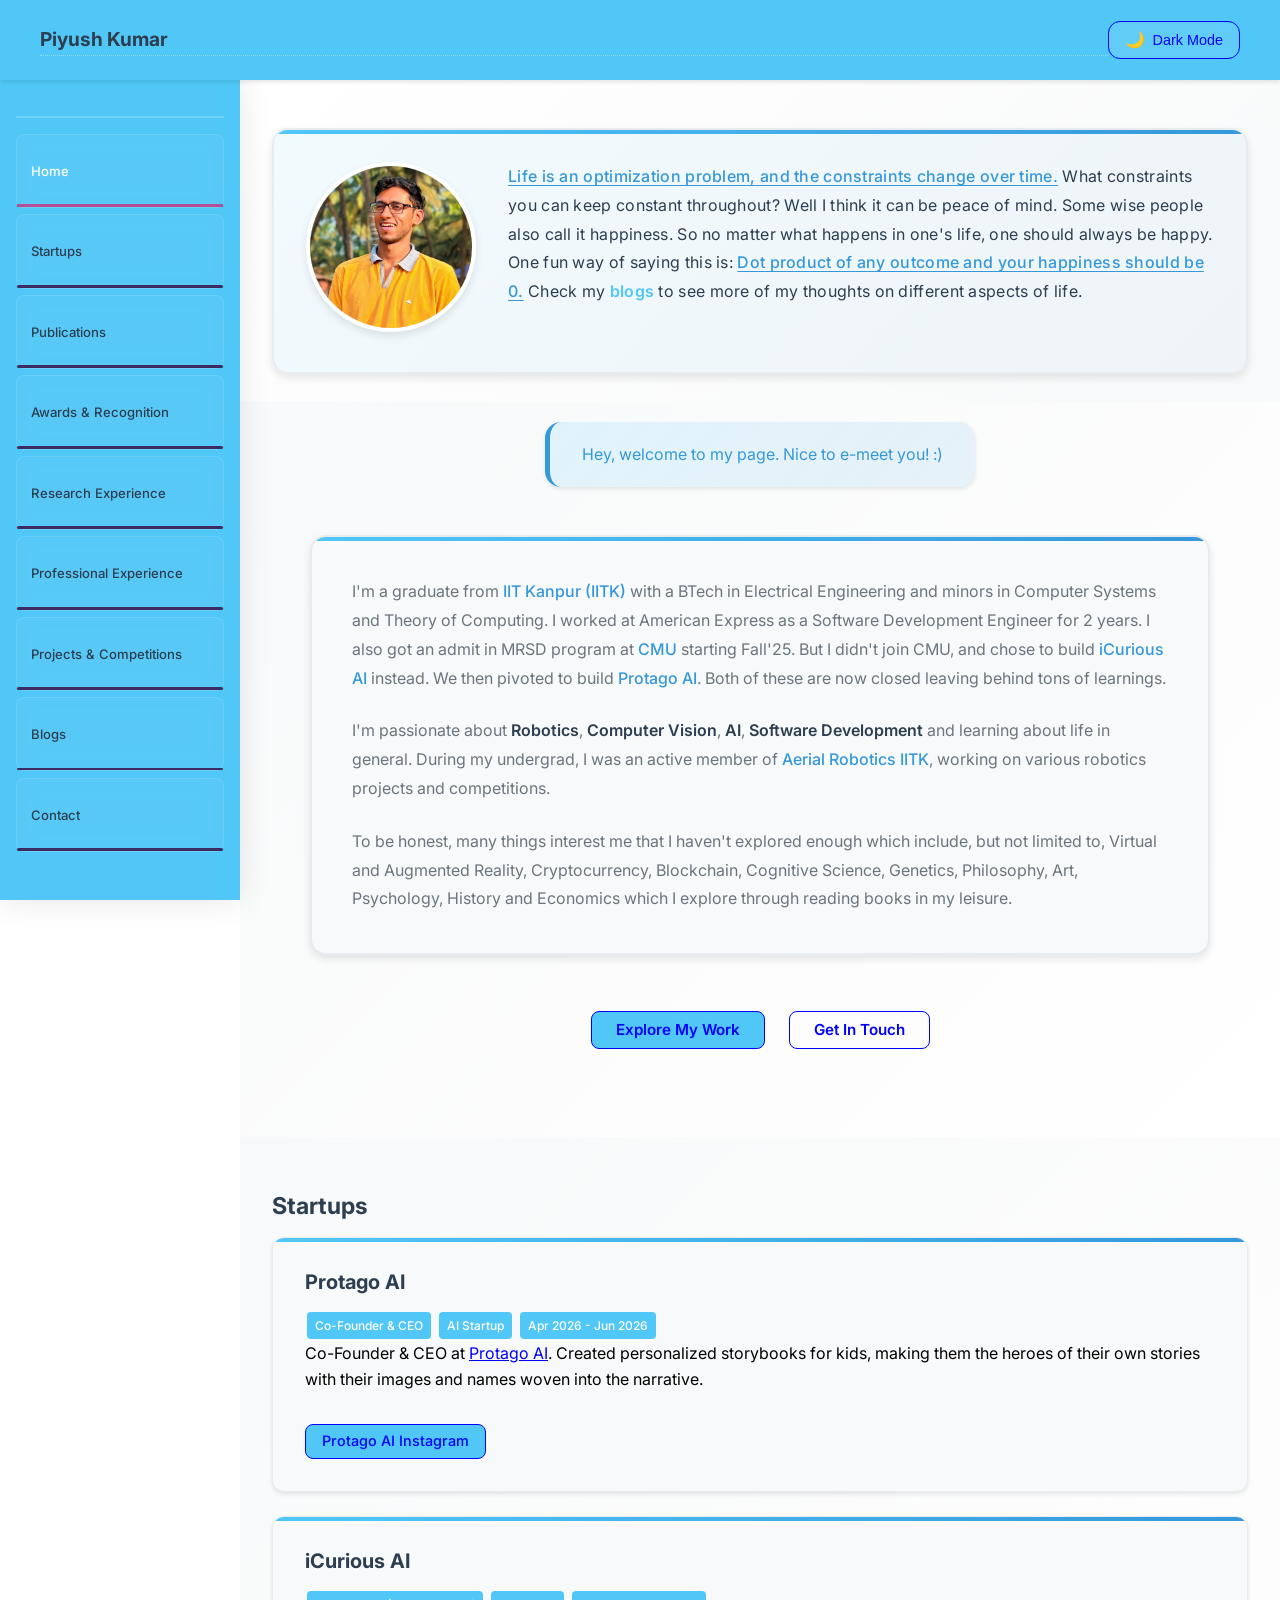
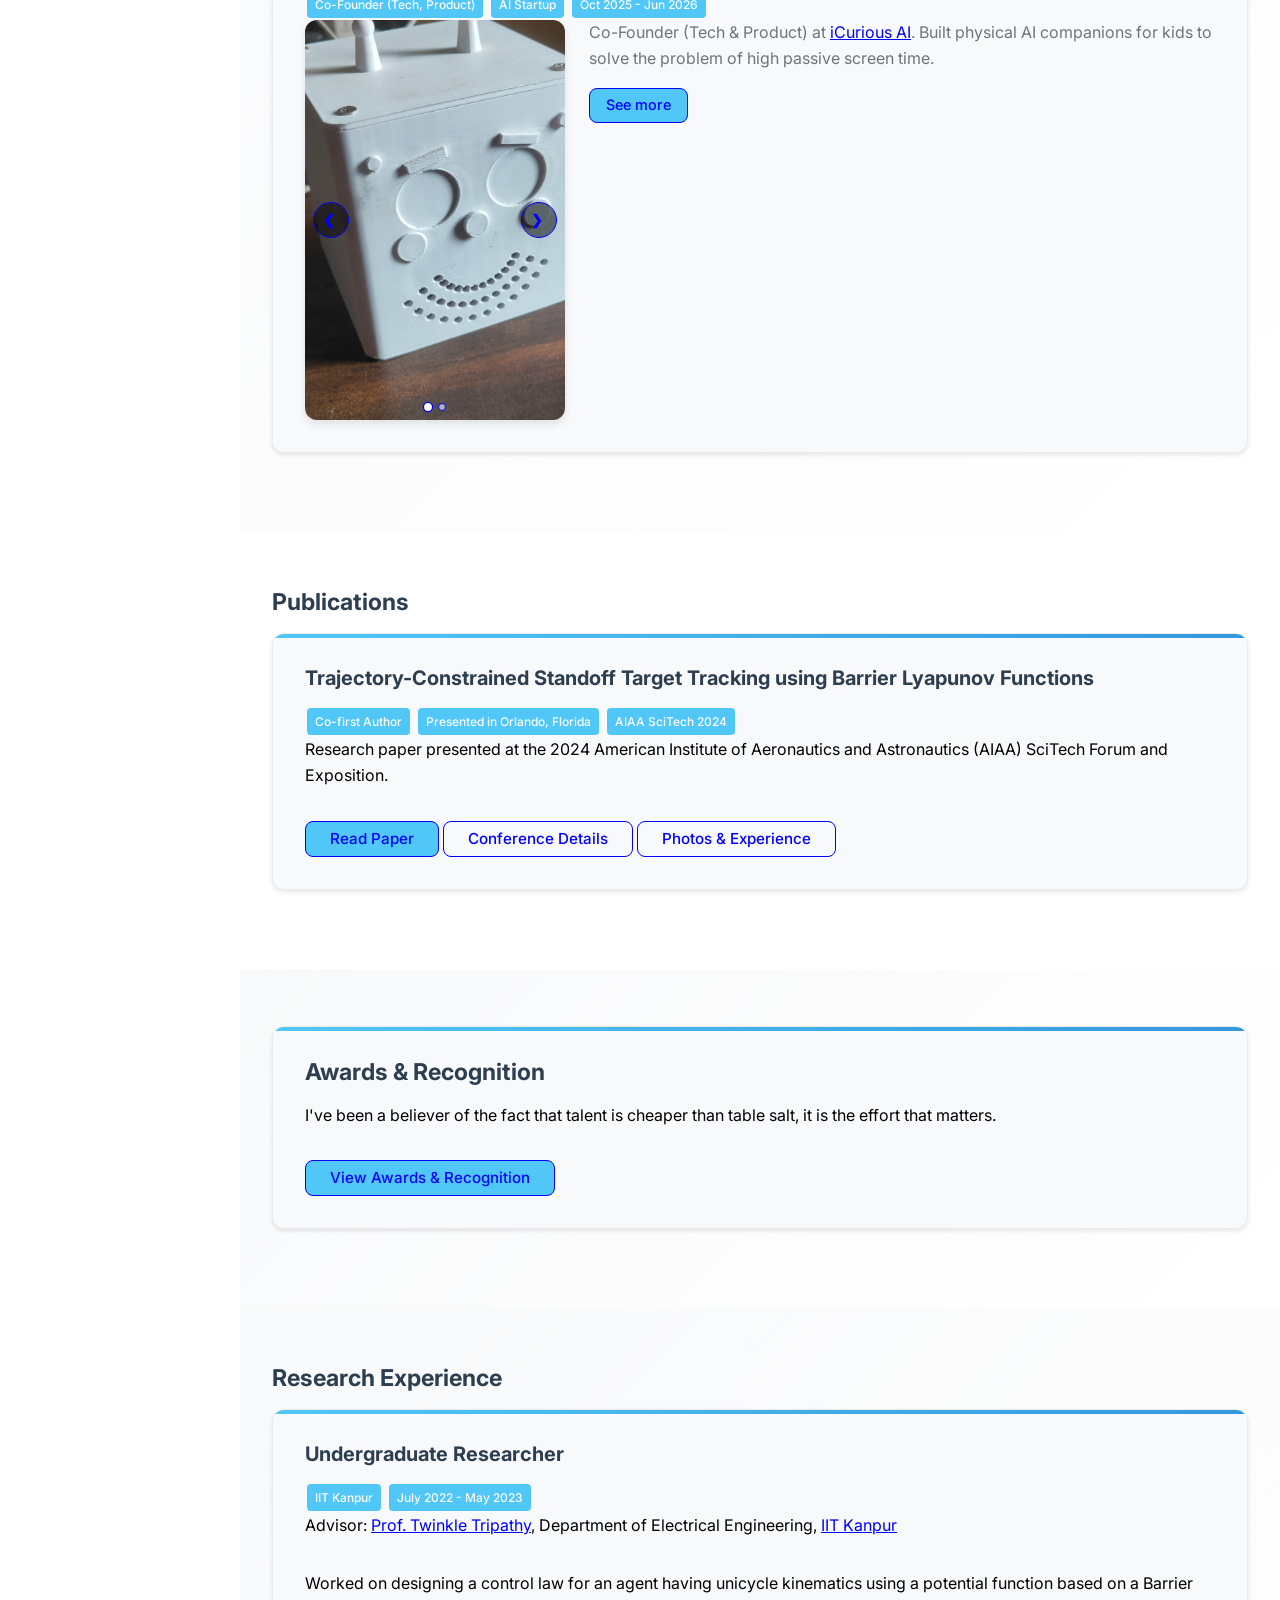
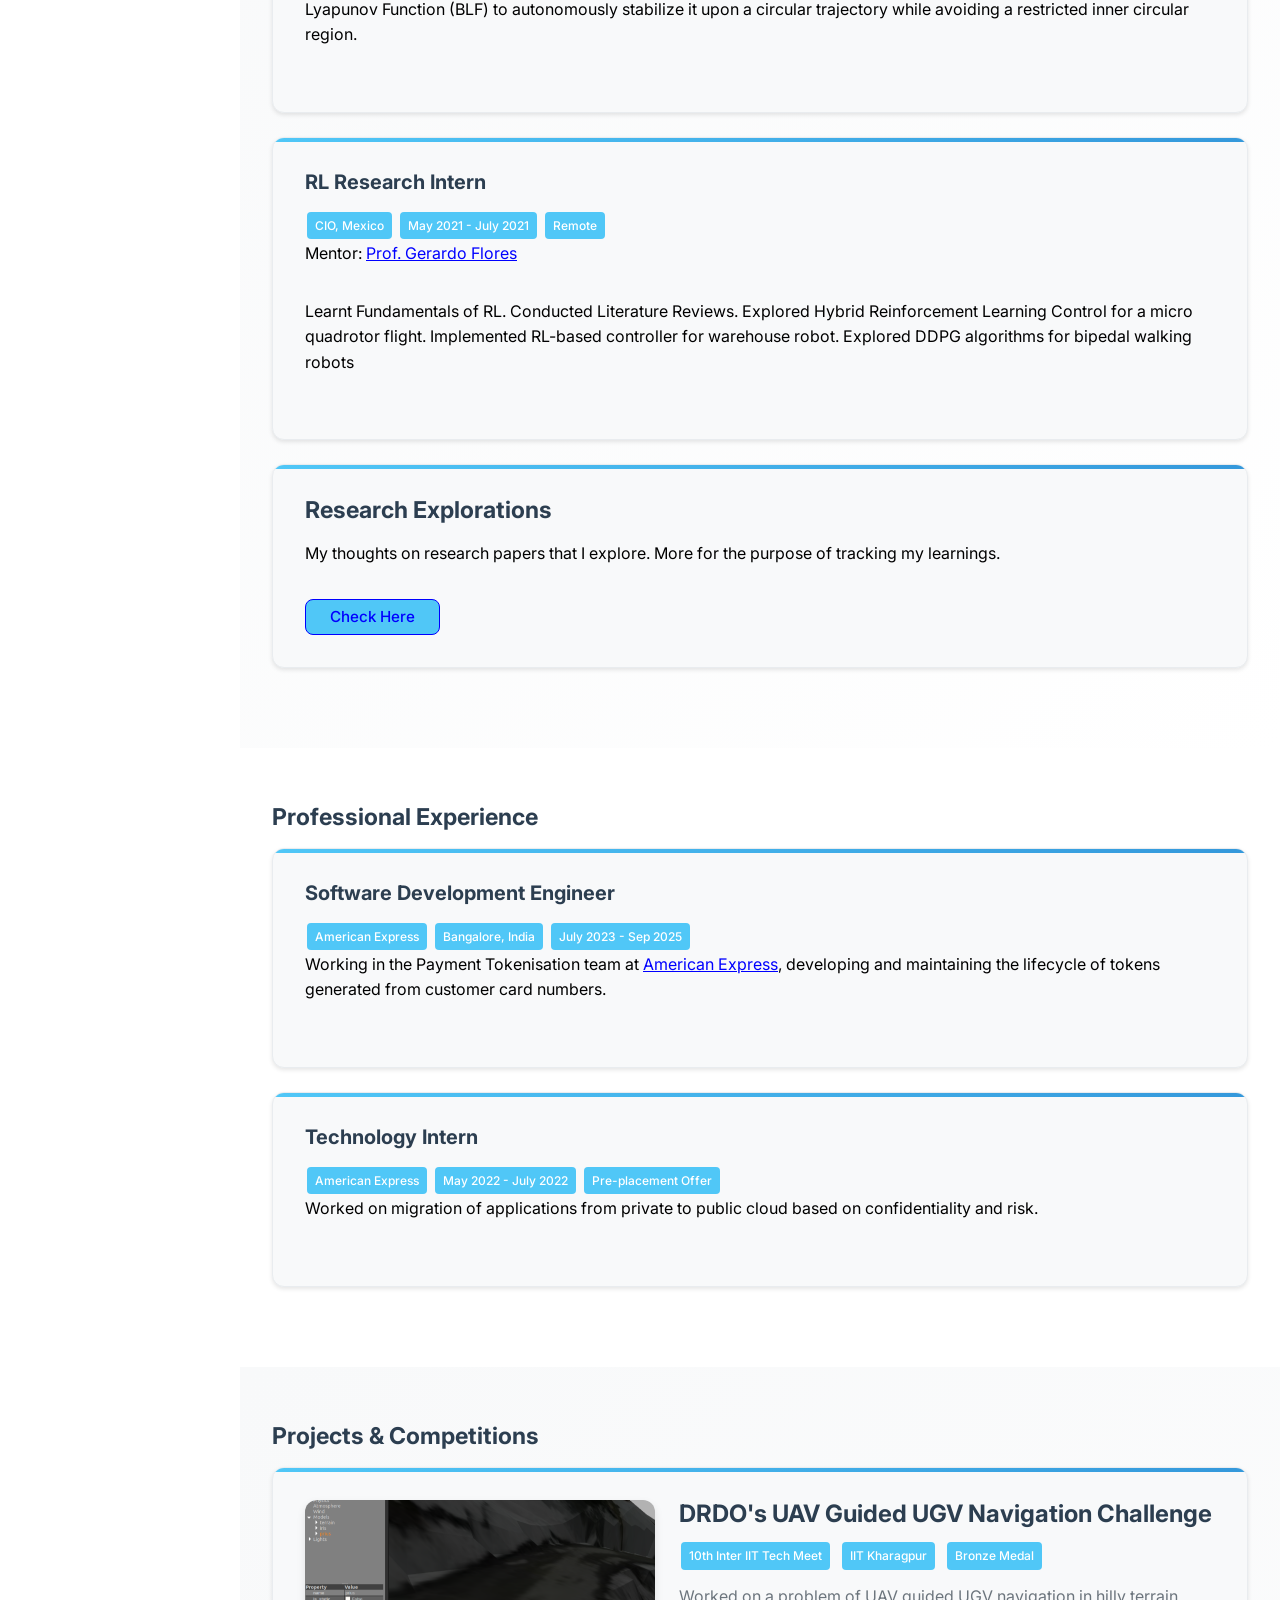
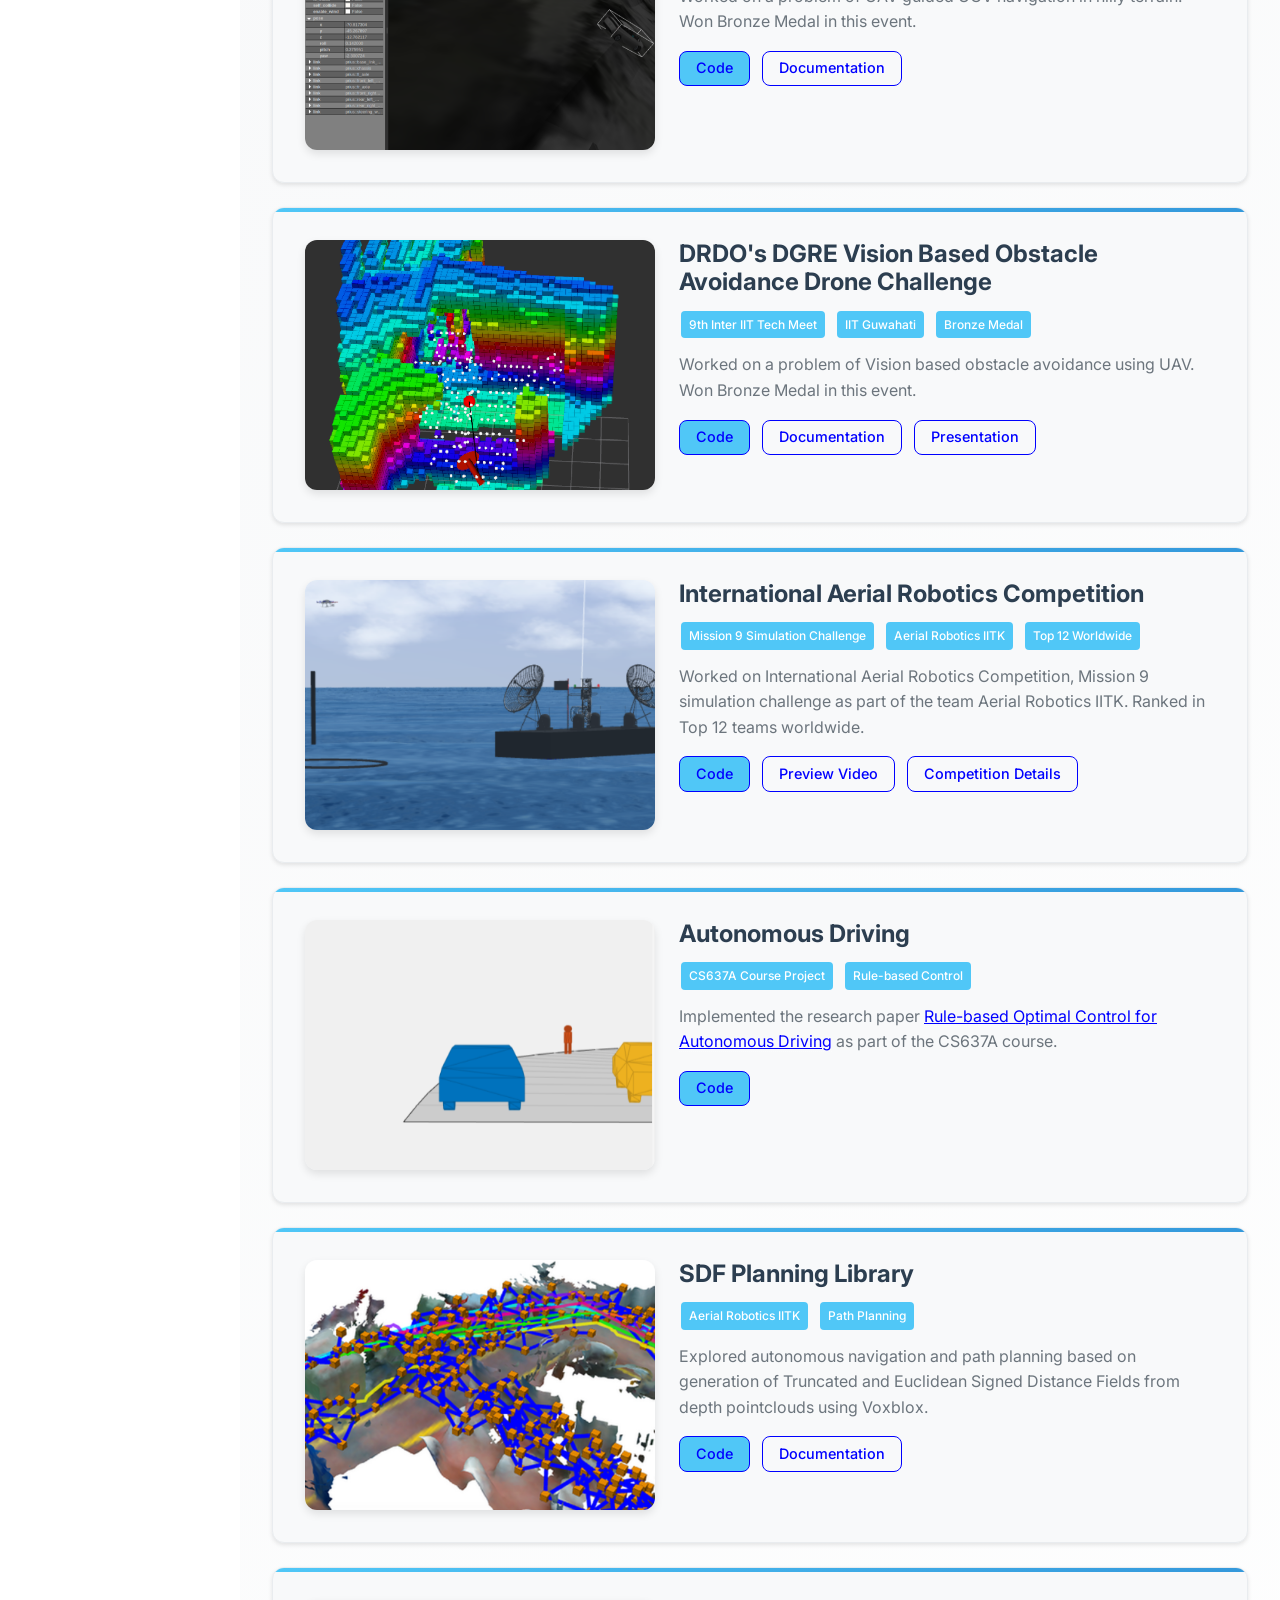
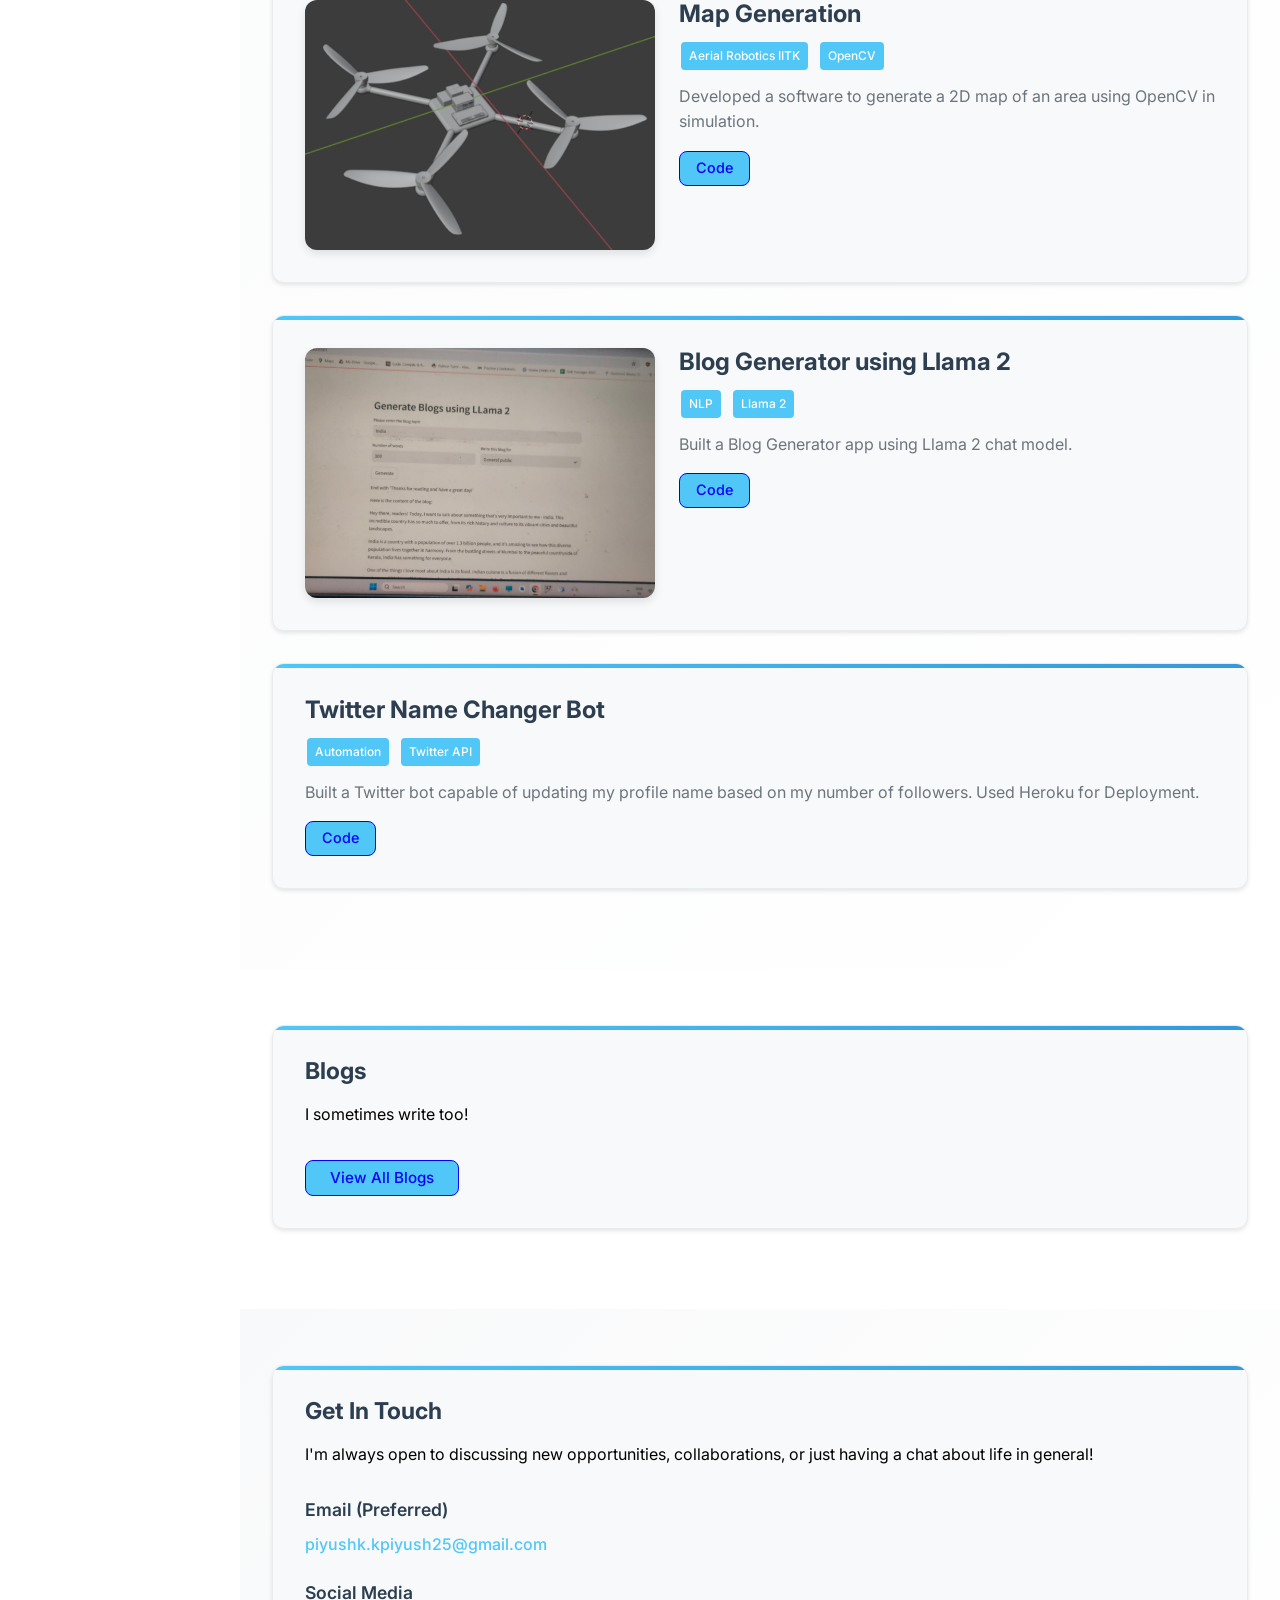
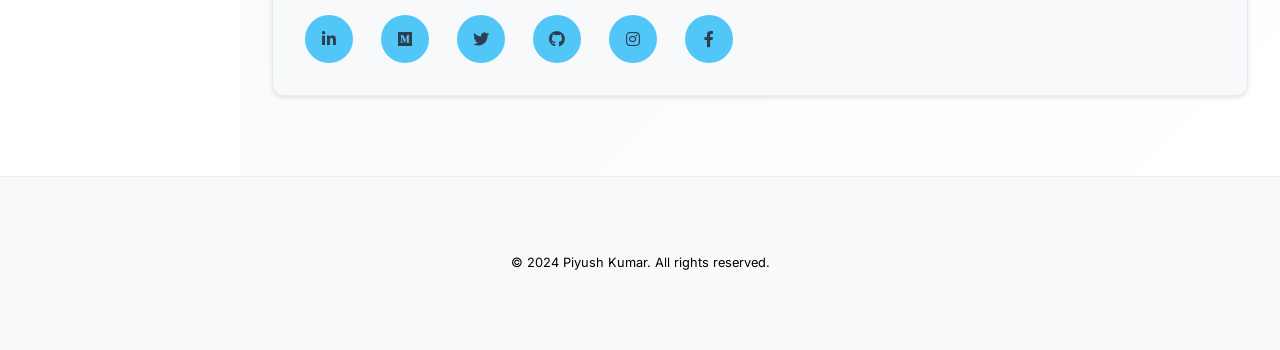
<file: index.html>
<!DOCTYPE HTML>
<html lang="en">
	<head>
		<title>Piyush Kumar - Software Engineer & Robotics Enthusiast</title>
		<meta charset="utf-8" />
		<meta name="viewport" content="width=device-width, initial-scale=1" />
		<meta name="description" content="Piyush Kumar - Software Engineer at American Express, IIT Kanpur graduate, Robotics enthusiast, and AI researcher." />
		<meta name="keywords" content="Piyush Kumar, Software Engineer, Robotics, AI, IIT Kanpur, American Express" />
		
		<!-- Preload fonts -->
		<link rel="preconnect" href="https://fonts.googleapis.com">
		<link rel="preconnect" href="https://fonts.gstatic.com" crossorigin>
		<link href="https://fonts.googleapis.com/css2?family=Inter:wght@300;400;500;600;700&display=swap" rel="stylesheet">
		
		<!-- Stylesheets -->
		<link rel="stylesheet" href="assets/css/main.css" />
		<link rel="stylesheet" href="assets/css/modern.css" />
		<noscript><link rel="stylesheet" href="assets/css/noscript.css" /></noscript>
		
		<!-- Favicon -->
		<link rel="icon" type="image/x-icon" href="images/favicon.ico">
	</head>
	<body class="is-preload">

		<!-- Modern Header -->
		<header id="header">
			<div class="header-content">
				<a href="#intro" class="logo">Piyush Kumar</a>
				<button id="theme-toggle" class="theme-toggle">
					<span class="icon">🌙</span>
					<span class="text">Dark Mode</span>
				</button>
			</div>
		</header>

		<!-- Mobile Menu Toggle -->
		<button class="mobile-menu-toggle" title="Toggle navigation menu" aria-label="Toggle navigation menu">
			<span></span>
			<span></span>
			<span></span>
		</button>

		<!-- Sidebar -->
		<section id="sidebar">
			<div class="inner">
				<nav>
					<ul>
						<li><a href="#intro">Home</a></li>
						<li><a href="#startups">Startups</a></li>
						<li><a href="#publications">Publications</a></li>
						<li><a href="#awards">Awards & Recognition</a></li>
						<li><a href="#research_explorations">Research Experience</a></li>
						<li><a href="#experiences">Professional Experience</a></li>
						<li><a href="#projects_and_competitions">Projects & Competitions</a></li>
						<li><a href="#blogs">Blogs</a></li>
						<li><a href="#contacts">Contact</a></li>
					</ul>
				</nav>
			</div>
		</section>

		<!-- Wrapper -->
		<div id="wrapper">

			<!-- Philosophy Section -->
			<section id="philosophy" class="wrapper style2 fade-up">
				<div class="inner">
					<div class="philosophy-card">
						<div class="philosophy-content">
							<div class="philosophy-image">
								<img src="images/Piyush_image_cropped.jpg" alt="Piyush Kumar" />
							</div>
							<div class="philosophy-text-wrapper">
								<p class="philosophy-text">
									<a href="https://x.com/PiyushKThisSide/status/1940822109758132704?s=20" target="_blank" 
									rel="noopener" class="philosophy-tweet-link">Life is an optimization problem, and the 
									constraints change over time.</a> What constraints you can keep constant throughout? 
									Well I think it can be peace of mind. Some wise people also call it happiness. So no 
									matter what happens in one's life, one should always be happy. One fun way of saying this 
									is: <a href="https://x.com/PiyushKThisSide/status/1936105929709437346?s=20" target="_blank" 
									rel="noopener" class="philosophy-tweet-link">Dot product of any outcome and your happiness should be 0.</a> 
									Check my <a href="#blogs" class="philosophy-link">blogs</a> to see more of my thoughts on different aspects of life.
								</p>
							</div>
						</div>
					</div>
				</div>
			</section>

			<!-- Intro Section -->
			<section id="intro" class="wrapper style1 fullscreen fade-up">
				<div class="inner">
					<div class="intro-content">
						<!-- Greeting Section -->
						<div class="intro-greeting-wrapper">
							<p class="intro-greeting">Hey, welcome to my page. Nice to e-meet you! :)</p>
						</div>

						<!-- Main Content Card -->
						<div class="intro-main-content">
							<div class="intro-card">
								<div class="intro-card-body">
									<p>I'm a graduate from <a href="https://www.iitk.ac.in/" target="_blank" rel="noopener">IIT Kanpur (IITK)</a> 
										with a BTech in Electrical Engineering and minors in Computer Systems and Theory of Computing. I worked at American Express as a Software Development Engineer for 2 years.
										I also got an admit in MRSD program at <a href="https://www.cmu.edu/" target="_blank" rel="noopener">CMU</a> starting Fall'25. But I didn't 
										join CMU, and chose to build <a href="https://www.icurious.ai/" target="_blank" rel="noopener">iCurious AI</a> instead. We then pivoted to build <a href="https://www.protago.in/" target="_blank" rel="noopener">Protago AI</a>. Both of these are now closed leaving behind tons of learnings.</p> 
									
									<p>I'm passionate about <strong>Robotics</strong>, <strong>Computer Vision</strong>, <strong>AI</strong>, <strong>Software Development</strong> and learning about life in general. During my undergrad, I was an active member of <a href="https://www.ariitk.in/" target="_blank" rel="noopener">Aerial Robotics IITK</a>, working on various robotics projects and competitions.</p>
									
									<p>To be honest, many things interest me that I haven't explored enough which include, but not limited to, Virtual and Augmented Reality, Cryptocurrency, Blockchain, Cognitive Science, Genetics, Philosophy, Art, Psychology, History and Economics which I explore through reading books in my leisure.</p>
								</div>
							</div>
						</div>
						
						<!-- Action Buttons -->
						<div class="intro-actions">
							<a href="#publications" class="button scrolly"> Explore My Work</a>
							<a href="#contacts" class="button secondary scrolly"> Get In Touch</a>
						</div>
					</div>
				</div>
			</section>

			<!-- Startups Section -->
			<section id="startups" class="wrapper style1">
				<div class="inner">
					<h2> Startups</h2>

					<div class="card">
						<h3>Protago AI</h3>
						<div class="experience-meta">
							<span class="tag">Co-Founder & CEO</span>
							<span class="tag">AI Startup</span>
							<span class="tag">Apr 2026 - Jun 2026</span>
						</div>
						<p>Co-Founder & CEO at <a href="https://www.protago.in/" target="_blank" rel="noopener">Protago AI</a>. Created personalized storybooks for kids, making them the heroes of their own stories with their images and names woven into the narrative.</p>
						<div class="project-actions">
							<a href="https://www.instagram.com/protago.in/" class="button" target="_blank">Protago AI Instagram</a>
						</div>
					</div>

					<div class="card">
						<h3>iCurious AI</h3>
						<div class="experience-meta">
							<span class="tag">Co-Founder (Tech, Product)</span>
							<span class="tag">AI Startup</span>
							<span class="tag">Oct 2025 - Jun 2026</span>
						</div>
						<div class="project-content">
							<div class="project-image tall">
								<div class="carousel" data-carousel>
									<div class="carousel-track">
										<div class="slide"><img src="images/hardware_voice_AI_companion.jpg" alt="iCurious AI hardware voice companion" /></div>
										<div class="slide"><img src="images/hardware_voice_AI_companion_electronics.jpg" alt="iCurious AI companion electronics" loading="lazy" /></div>
									</div>
									<button type="button" class="carousel-btn prev" aria-label="Previous photo">&#10094;</button>
									<button type="button" class="carousel-btn next" aria-label="Next photo">&#10095;</button>
									<div class="carousel-dots"></div>
								</div>
							</div>
							<div class="project-details">
								<p>Co-Founder (Tech & Product) at <a href="https://www.icurious.ai" target="_blank" rel="noopener">iCurious AI</a>. Built physical AI companions for kids to solve the problem of high passive screen time.</p>
								<div class="project-actions">
									<a href="icurious_ai.html" class="button">See more</a>
								</div>
							</div>
						</div>
					</div>
				</div>
			</section>

			<!-- Publications Section -->
			<section id="publications" class="wrapper style2">
				<div class="inner">
					<h2> Publications</h2>
					<div class="card">
						<h3>Trajectory-Constrained Standoff Target Tracking using Barrier Lyapunov Functions</h3>
						<div class="publication-meta">
							<span class="tag">Co-first Author</span>
							<span class="tag">Presented in Orlando, Florida</span>
							<span class="tag">AIAA SciTech 2024</span>
						</div>
						<p>Research paper presented at the 2024 American Institute of Aeronautics and Astronautics (AIAA) SciTech Forum and Exposition.</p>
						<div class="publication-actions">
							<a href="https://arc.aiaa.org/doi/10.2514/6.2024-1992" class="button" target="_blank"> Read Paper</a>
							<a href="https://www.aiaa.org/events-learning/event/2024/01/08/default-calendar/2024-aiaa-science-and-technology-forum-and-exposition-(aiaa-scitech-forum)" class="button secondary" target="_blank"> Conference Details</a>
							<a href="./aiaa_conference.html" class="button secondary"> Photos & Experience</a>
						</div>
					</div>
				</div>
			</section>

			<!-- Awards & Recognition Section -->
			<section id="awards" class="wrapper style1">
				<div class="inner">
					<div class="card">
						<h2> Awards & Recognition</h2>
						<p>I've been a believer of the fact that talent is cheaper than table salt, it is the effort that matters.</p>
						<a href="./awards.html" class="button"> View Awards & Recognition</a>
					</div>
				</div>
			</section>

			<!-- Research Experience Section -->
			<section id="research_explorations" class="wrapper style1">
				<div class="inner">
					<h2> Research Experience</h2>
					
					<div class="card">
						<h3>Undergraduate Researcher</h3>
						<div class="experience-meta">
							<span class="tag">IIT Kanpur</span>
							<span class="tag">July 2022 - May 2023</span>
						</div>
						<p>Advisor: <a href="https://www.iitk.ac.in/new/twinkle-tripathy" target="_blank">Prof. Twinkle Tripathy</a>, Department of Electrical Engineering, <a href="https://www.iitk.ac.in/" target="_blank">IIT Kanpur</a></p>
						<p>Worked on designing a control law for an agent having unicycle kinematics using a potential function based on a Barrier Lyapunov Function (BLF) to autonomously stabilize it upon a circular trajectory while avoiding a restricted inner circular region.</p>
					</div>

					<div class="card">
						<h3>RL Research Intern</h3>
						<div class="experience-meta">
							<span class="tag">CIO, Mexico</span>
							<span class="tag">May 2021 - July 2021</span>
							<span class="tag">Remote</span>
						</div>
						<p>Mentor: <a href="https://www.cio.mx/investigadores/gerardo_flores/en/" target="_blank">Prof. Gerardo Flores</a></p>
						<p>Learnt Fundamentals of RL. Conducted Literature Reviews. Explored Hybrid Reinforcement Learning Control for a micro quadrotor flight. Implemented RL-based controller for warehouse robot. Explored DDPG algorithms for bipedal walking robots</p>
					</div>

					<div class="card">
						<h2> Research Explorations</h2>
						<p>My thoughts on research papers that I explore. More for the purpose of tracking my learnings.</p>
						<a href="./research_explorations.html" class="button"> Check Here</a>
					</div>
				</div>
			</section>

			<!-- Experience Section -->
			<section id="experiences" class="wrapper style2">
				<div class="inner">
					<h2> Professional Experience</h2>
					
					<div class="card">
						<h3>Software Development Engineer</h3>
						<div class="experience-meta">
							<span class="tag">American Express</span>
							<span class="tag">Bangalore, India</span>
							<span class="tag">July 2023 - Sep 2025</span>
						</div>
						<p>Working in the Payment Tokenisation team at <a href="https://www.americanexpress.com/">American Express</a>, developing and maintaining the lifecycle of tokens generated from customer card numbers.</p>
					</div>

					<div class="card">
						<h3>Technology Intern</h3>
						<div class="experience-meta">
							<span class="tag">American Express</span>
							<span class="tag">May 2022 - July 2022</span>
							<span class="tag">Pre-placement Offer</span>
						</div>
						<p>Worked on migration of applications from private to public cloud based on confidentiality and risk.</p>
					</div>
				</div>
			</section>

			<!-- Robotics Projects Section -->
			<!-- Projects & Competitions Section -->
			<section id="projects_and_competitions" class="wrapper style1">
				<div class="inner">
					<h2> Projects & Competitions</h2>

					<div class="award-group">
					<div class="card">
						<div class="project-content">
							<div class="project-image">
								<img src="images/uav_guided_ugv_prius_hill.png" alt="UAV Guided UGV Navigation" />
							</div>
							<div class="project-details">
								<h3>DRDO's UAV Guided UGV Navigation Challenge</h3>
								<div class="project-meta">
									<span class="tag">10th Inter IIT Tech Meet</span>
									<span class="tag">IIT Kharagpur</span>
									<span class="tag"> Bronze Medal</span>
								</div>
								<p>Worked on a problem of UAV guided UGV navigation in hilly terrain. Won Bronze Medal in this event.</p>
								<div class="project-actions">
									<a href="https://github.com/AerialRobotics-IITK/inter_iit_uav_guided_ugv" class="button" target="_blank"> Code</a>
									<a href="docs/documentation_uav_guided_ugv.pdf" class="button secondary" target="_blank"> Documentation</a>
								</div>
							</div>
						</div>
					</div>

					<div class="card">
						<div class="project-content">
							<div class="project-image">
								<img src="images/interIIT_dgre_voad_img1.png" alt="Vision Based Obstacle Avoidance" />
							</div>
							<div class="project-details">
								<h3>DRDO's DGRE Vision Based Obstacle Avoidance Drone Challenge</h3>
								<div class="project-meta">
									<span class="tag">9th Inter IIT Tech Meet</span>
									<span class="tag">IIT Guwahati</span>
									<span class="tag"> Bronze Medal</span>
								</div>
								<p>Worked on a problem of Vision based obstacle avoidance using UAV. Won Bronze Medal in this event.</p>
								<div class="project-actions">
									<a href="https://github.com/AerialRobotics-IITK/inter_iit_dgre_voad" class="button" target="_blank"> Code</a>
									<a href="docs/documentation_dgre_voad.pdf" class="button secondary" target="_blank"> Documentation</a>
									<a href="docs/presentation_dgre_voad.pdf" class="button secondary" target="_blank"> Presentation</a>
								</div>
							</div>
						</div>
					</div>

					<div class="card">
						<div class="project-content">
							<div class="project-image">
								<img src="images/iarc_ship_drone_img.png" alt="IARC Ship Drone" />
							</div>
							<div class="project-details">
								<h3>International Aerial Robotics Competition</h3>
								<div class="project-meta">
									<span class="tag">Mission 9 Simulation Challenge</span>
									<span class="tag">Aerial Robotics IITK</span>
									<span class="tag"> Top 12 Worldwide</span>
								</div>
								<p>Worked on International Aerial Robotics Competition, Mission 9 simulation challenge as part of the team Aerial Robotics IITK. Ranked in Top 12 teams worldwide.</p>
								<div class="project-actions">
									<a href="https://github.com/AerialRobotics-IITK/IARC2020" class="button" target="_blank"> Code</a>
									<a href="https://drive.google.com/file/d/1S75BluScFlOKZfrCNKGVlD7MmeA99NJ5/view?usp=drivesdk" class="button secondary" target="_blank"> Preview Video</a>
									<a href="http://www.aerialroboticscompetition.org/simulation_challenge.php" class="button secondary" target="_blank"> Competition Details</a>
								</div>
							</div>
						</div>
					</div>

					<div class="card">
						<div class="project-content">
							<div class="project-image">
								<img src="images/autonomous_driving_toolkit.png" alt="Autonomous Driving" />
							</div>
							<div class="project-details">
								<h3>Autonomous Driving</h3>
								<div class="project-meta">
									<span class="tag">CS637A Course Project</span>
									<span class="tag">Rule-based Control</span>
								</div>
								<p>Implemented the research paper <a href="https://arxiv.org/abs/2101.05709" target="_blank">Rule-based Optimal Control for Autonomous Driving</a> as part of the CS637A course.</p>
								<div class="project-actions">
									<a href="https://github.com/kpiyush25/cs637_project" class="button" target="_blank"> Code</a>
								</div>
							</div>
						</div>
					</div>

					<div class="card">
						<div class="project-content">
							<div class="project-image">
								<img src="images/sdf_planning_library.png" alt="SDF Planning Library" />
							</div>
							<div class="project-details">
								<h3>SDF Planning Library</h3>
								<div class="project-meta">
									<span class="tag">Aerial Robotics IITK</span>
									<span class="tag">Path Planning</span>
								</div>
								<p>Explored autonomous navigation and path planning based on generation of Truncated and Euclidean Signed Distance Fields from depth pointclouds using Voxblox.</p>
								<div class="project-actions">
									<a href="https://github.com/AerialRobotics-IITK/ariitk_planning_library" class="button" target="_blank"> Code</a>
									<a href="https://github.com/AerialRobotics-IITK/ariitk_planning_library/wiki" class="button secondary" target="_blank"> Documentation</a>
								</div>
							</div>
						</div>
					</div>

					<div class="card">
						<div class="project-content">
							<div class="project-image">
								<img src="images/map_generation1.png" alt="Map Generation" />
							</div>
							<div class="project-details">
								<h3>Map Generation</h3>
								<div class="project-meta">
									<span class="tag">Aerial Robotics IITK</span>
									<span class="tag">OpenCV</span>
								</div>
								<p>Developed a software to generate a 2D map of an area using OpenCV in simulation.</p>
								<div class="project-actions">
									<a href="https://github.com/kpiyush25/MAP_GENERATION" class="button" target="_blank"> Code</a>
								</div>
							</div>
						</div>
					</div>
				</div>

					<div class="award-group">
						<div class="card">
						<div class="project-content">
							<div class="project-image">
								<img src="images/blog_generator_using_Llama2.jpg" alt="Blog Generator using Llama 2" />
							</div>
							<div class="project-details">
								<h3>Blog Generator using Llama 2</h3>
								<div class="project-meta">
									<span class="tag">NLP</span>
									<span class="tag">Llama 2</span>
								</div>
								<p>Built a Blog Generator app using Llama 2 chat model.</p>
								<div class="project-actions">
									<a href="https://github.com/kpiyush25/blog-generator-using-llama2" class="button" target="_blank"> Code</a>
								</div>
							</div>
						</div>
					</div>
				</div>

					<div class="award-group">
						<div class="card">
						<div class="project-content">
							<div class="project-details">
								<h3>Twitter Name Changer Bot</h3>
								<div class="project-meta">
									<span class="tag">Automation</span>
									<span class="tag">Twitter API</span>
								</div>
								<p>Built a Twitter bot capable of updating my profile name based on my number of followers. Used Heroku for Deployment.</p>
								<div class="project-actions">
									<a href="https://github.com/kpiyush25/twitter_name_changer" class="button" target="_blank"> Code</a>
								</div>
							</div>
						</div>
					</div>
				</div>
				</div>
			</section>

			<!-- Blogs Section -->
			<section id="blogs" class="wrapper style2">
				<div class="inner">
					<div class="card">
						<h2> Blogs</h2>
						<p>I sometimes write too!</p>
						<div class="blog-actions">
							<a href="./blogs/blogs_home.html" class="button"> View All Blogs</a>
						</div>
					</div>
				</div>
			</section>

			<!-- Contact Section -->
			<section id="contacts" class="wrapper style1">
				<div class="inner">
					<div class="card">
						<h2> Get In Touch</h2>
						<p>I'm always open to discussing new opportunities, collaborations, or just having a chat about life in general!</p>
						
						<!-- Email Section -->
						<div class="contact-section">
							<h3> Email (Preferred)</h3>
							<p><a href="mailto:piyushk.kpiyush25@gmail.com">piyushk.kpiyush25@gmail.com</a></p>
						</div>
						
						<!-- Social Media Section -->
						<div class="contact-section">
							<h3> Social Media</h3>
							<ul class="icons">
								<li><a href="https://www.linkedin.com/in/piyush-kumar-746828196/" class="icon brands fa-linkedin-in"><span class="label">LinkedIn</span></a></li>
								<li><a href="https://medium.com/@kpiyush25" class="icon brands fa-medium"><span class="label">Medium</span></a></li>
								<li><a href="https://twitter.com/PiyushKThisSide?t=9NmoPZVZKchv2z4tJ1xBTw&s=08" class="icon brands fa-twitter"><span class="label">Twitter</span></a></li>
								<li><a href="https://github.com/kpiyush25" class="icon brands fa-github"><span class="label">GitHub</span></a></li>
								<li><a href="https://www.instagram.com/piyushk_._/" class="icon brands fa-instagram"><span class="label">Instagram</span></a></li>
								<li><a href="https://www.facebook.com/profile.php?id=100010577464502&mibextid=ZbWKwL" class="icon brands fa-facebook-f"><span class="label">Facebook</span></a></li>
							</ul>
						</div>
					</div>
				</div>
			</section>

		</div>

		<!-- Footer -->
		<footer id="footer" class="wrapper alt">
			<div class="inner">
				<ul class="menu">
					<li>&copy; 2024 Piyush Kumar. All rights reserved.</li>
				</ul>
			</div>
		</footer>

		<!-- Scripts -->
		<script src="assets/js/jquery.min.js"></script>
		<script src="assets/js/jquery.scrollex.min.js"></script>
		<script src="assets/js/jquery.scrolly.min.js"></script>
		<script src="assets/js/browser.min.js"></script>
		<script src="assets/js/breakpoints.min.js"></script>
		<script src="assets/js/util.js"></script>
		<script src="assets/js/main.js"></script>
		<script src="assets/js/modern.js"></script>
		<script>
			(function () {
				var carousel = document.querySelector('[data-carousel]');
				if (!carousel) return;
				var track = carousel.querySelector('.carousel-track');
				var count = track.children.length;
				var dotsBox = carousel.querySelector('.carousel-dots');
				var index = 0, timer = null;
				var reduce = window.matchMedia && window.matchMedia('(prefers-reduced-motion: reduce)').matches;

				var dots = Array.prototype.map.call(track.children, function (_, i) {
					var d = document.createElement('button');
					d.type = 'button';
					d.setAttribute('aria-label', 'Go to photo ' + (i + 1));
					d.addEventListener('click', function () { go(i); restart(); });
					dotsBox.appendChild(d);
					return d;
				});

				function go(i) {
					index = (i + count) % count;
					track.style.transform = 'translateX(' + (-100 * index) + '%)';
					dots.forEach(function (d, j) { d.classList.toggle('active', j === index); });
				}
				function start() { if (!reduce && !timer) timer = setInterval(function () { go(index + 1); }, 3500); }
				function stop() { clearInterval(timer); timer = null; }
				function restart() { stop(); start(); }

				carousel.querySelector('.prev').addEventListener('click', function () { go(index - 1); restart(); });
				carousel.querySelector('.next').addEventListener('click', function () { go(index + 1); restart(); });
				carousel.addEventListener('mouseenter', stop);
				carousel.addEventListener('mouseleave', start);
				go(0);
				start();
			})();
		</script>

	</body>
</html>
</file>
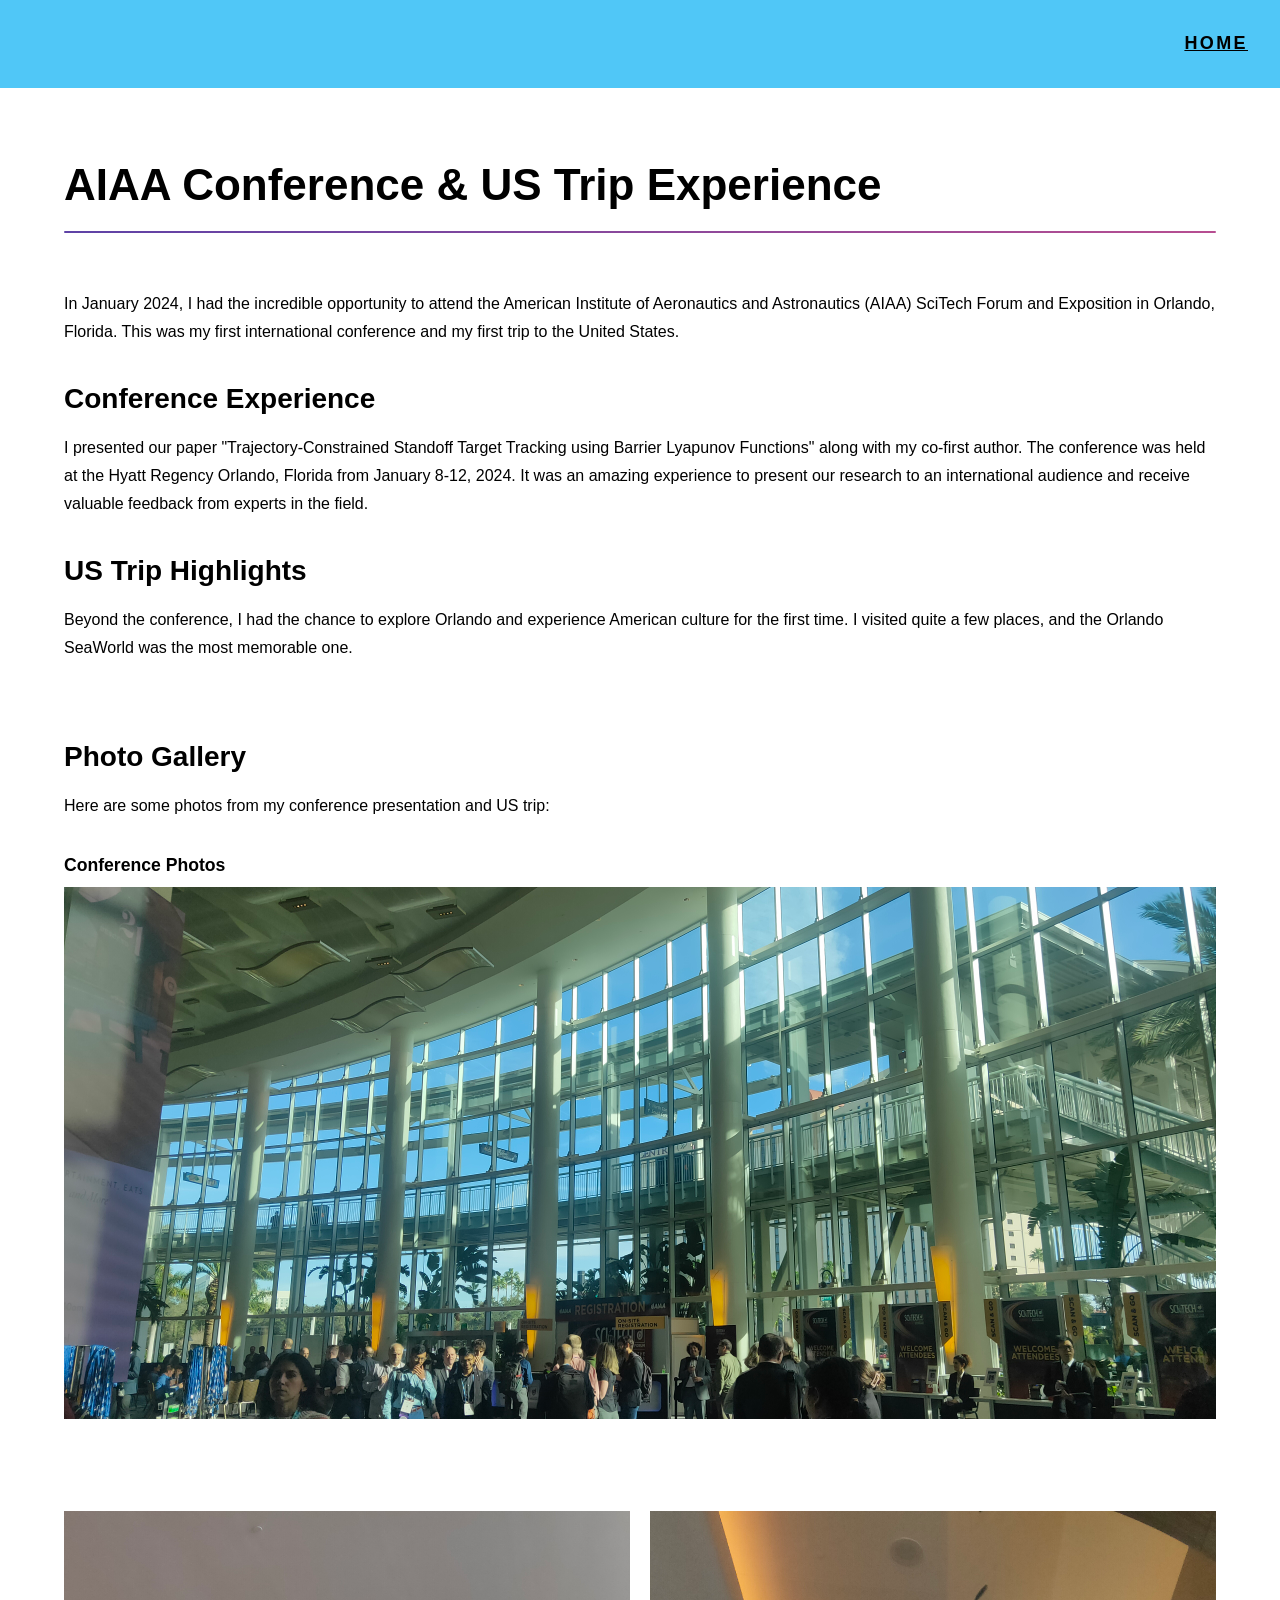
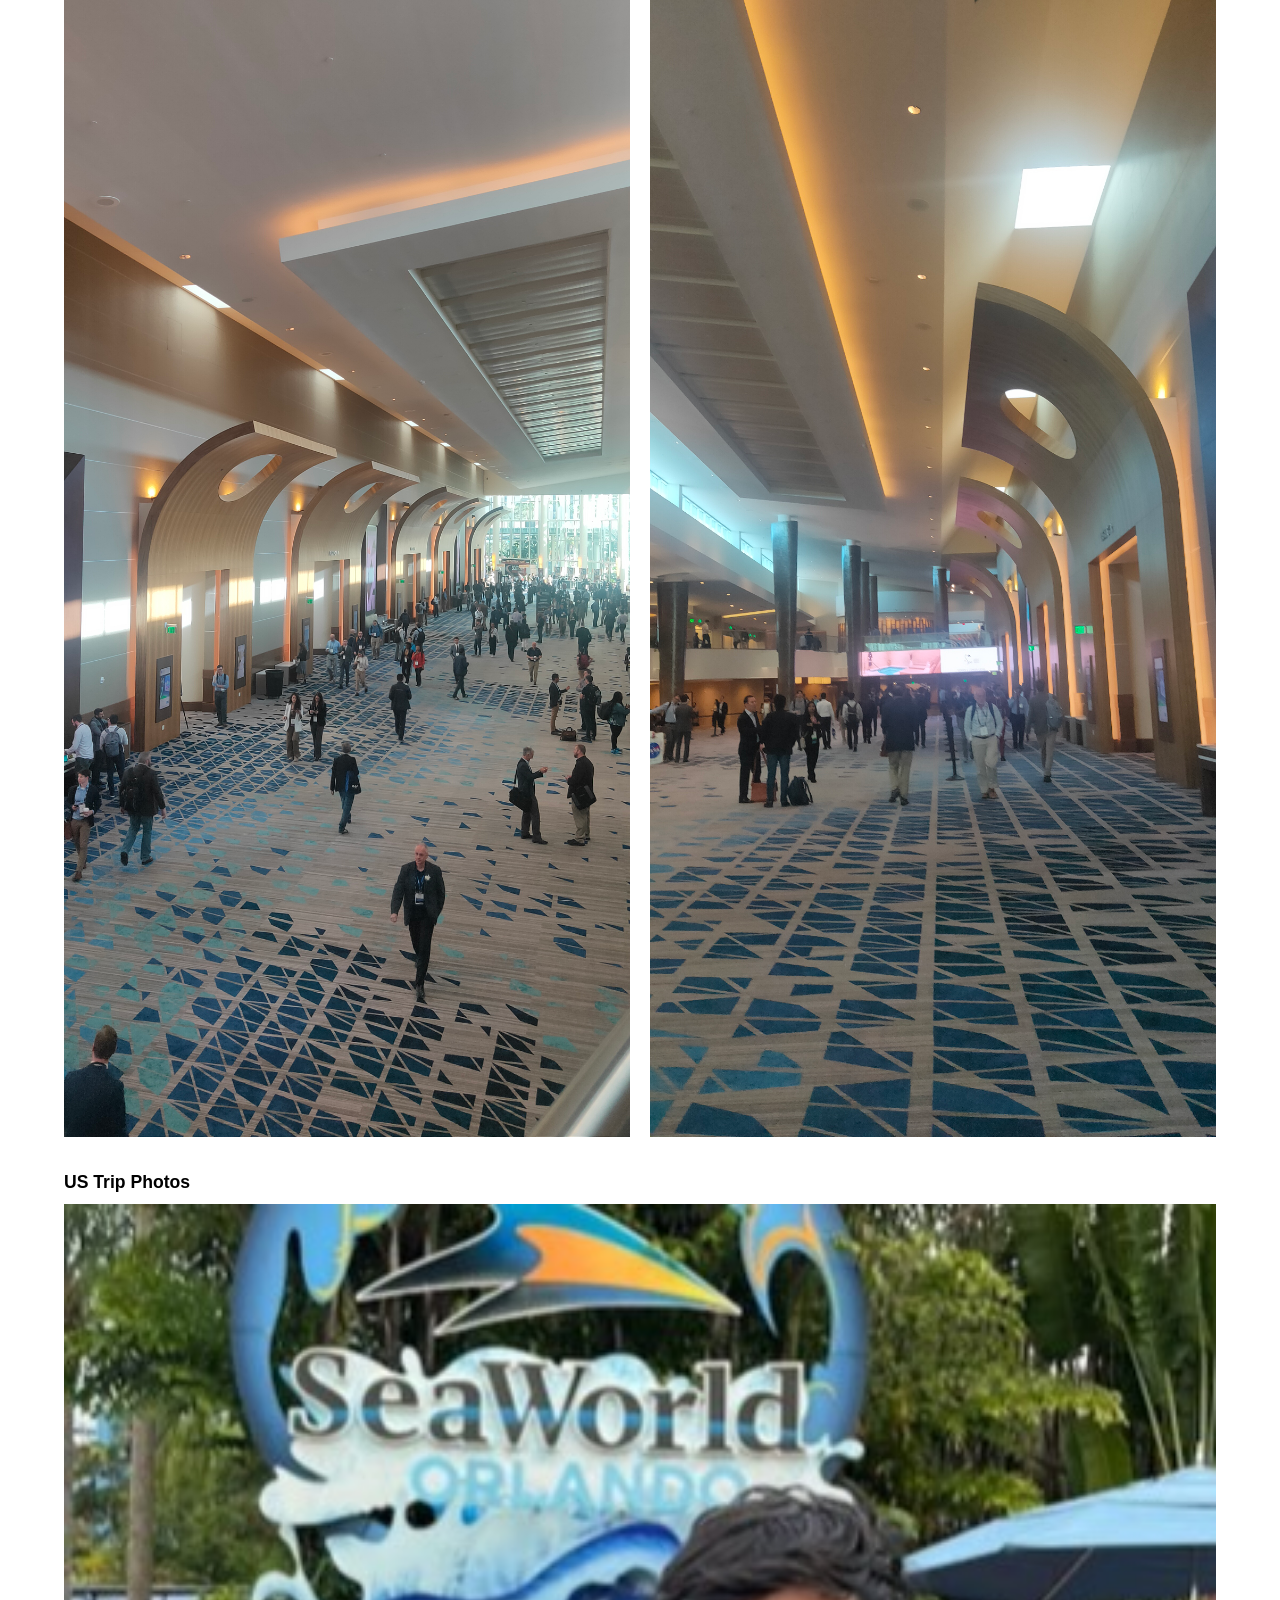
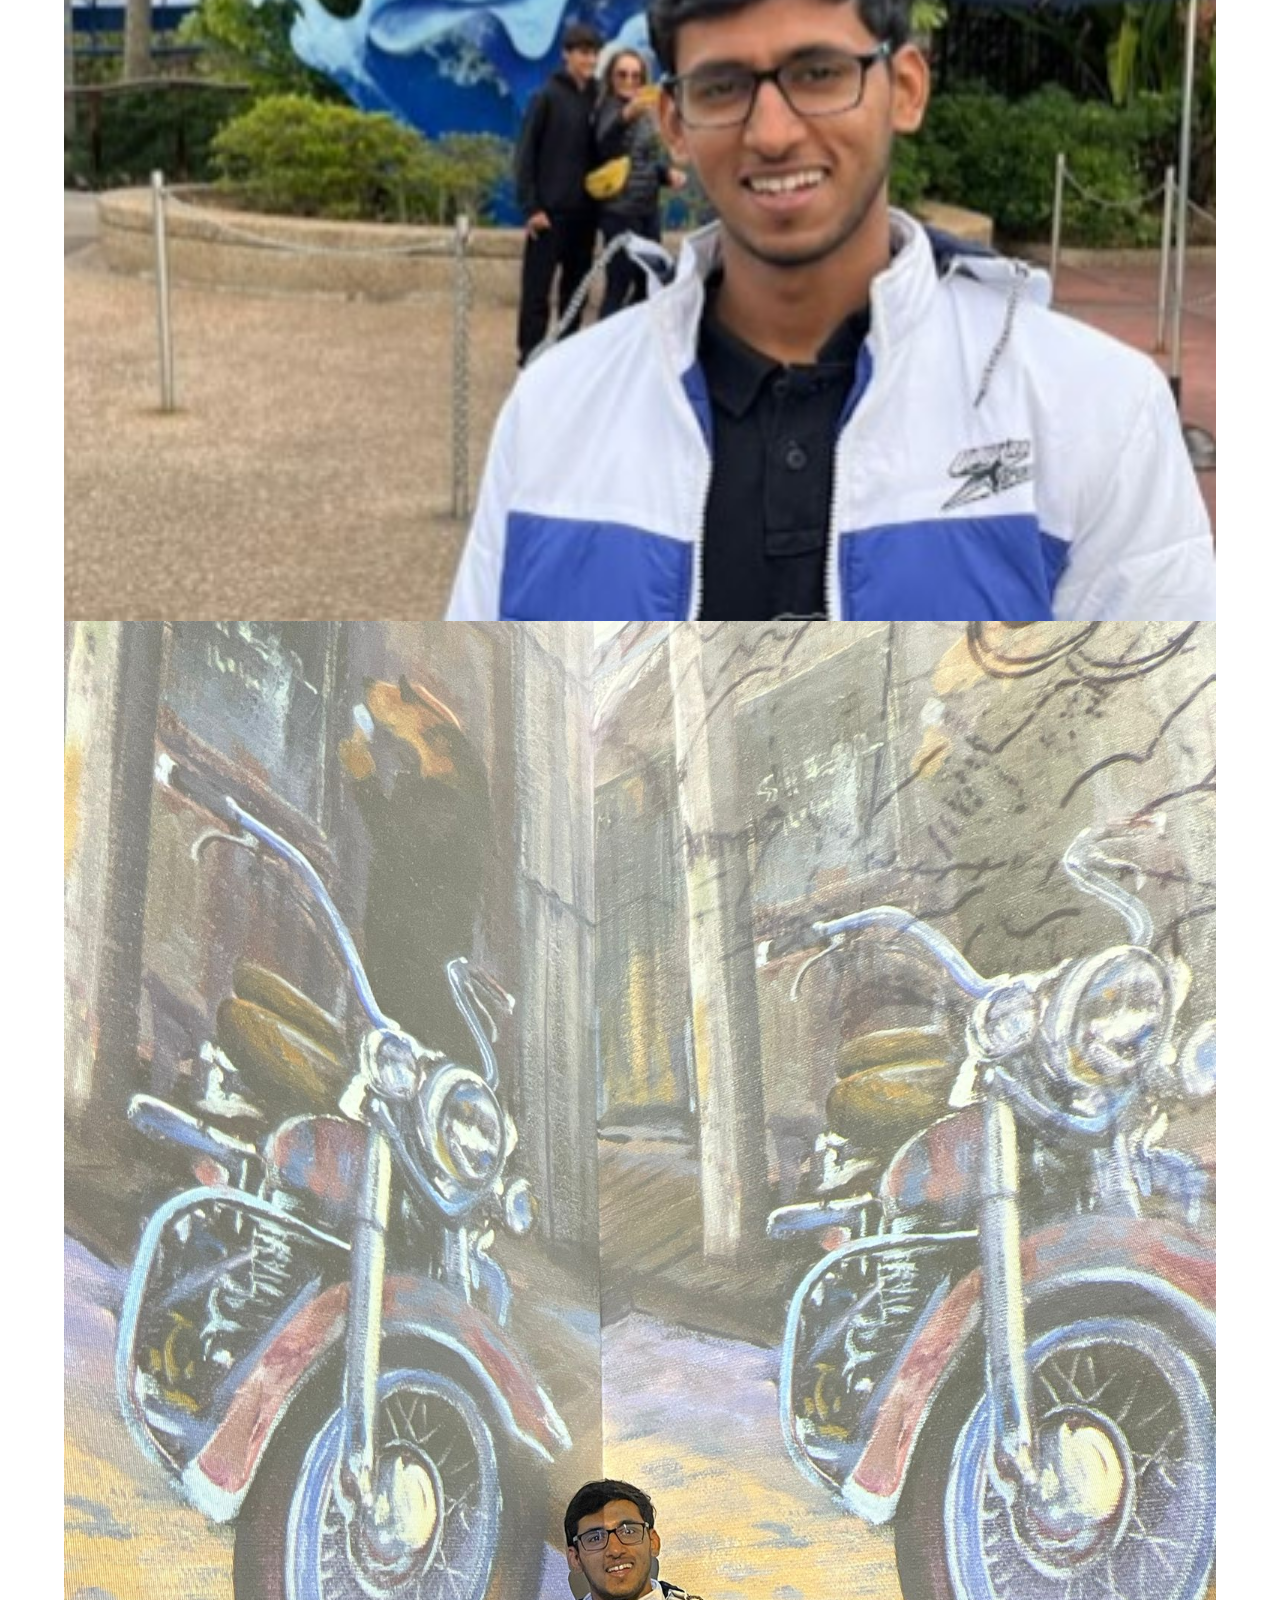
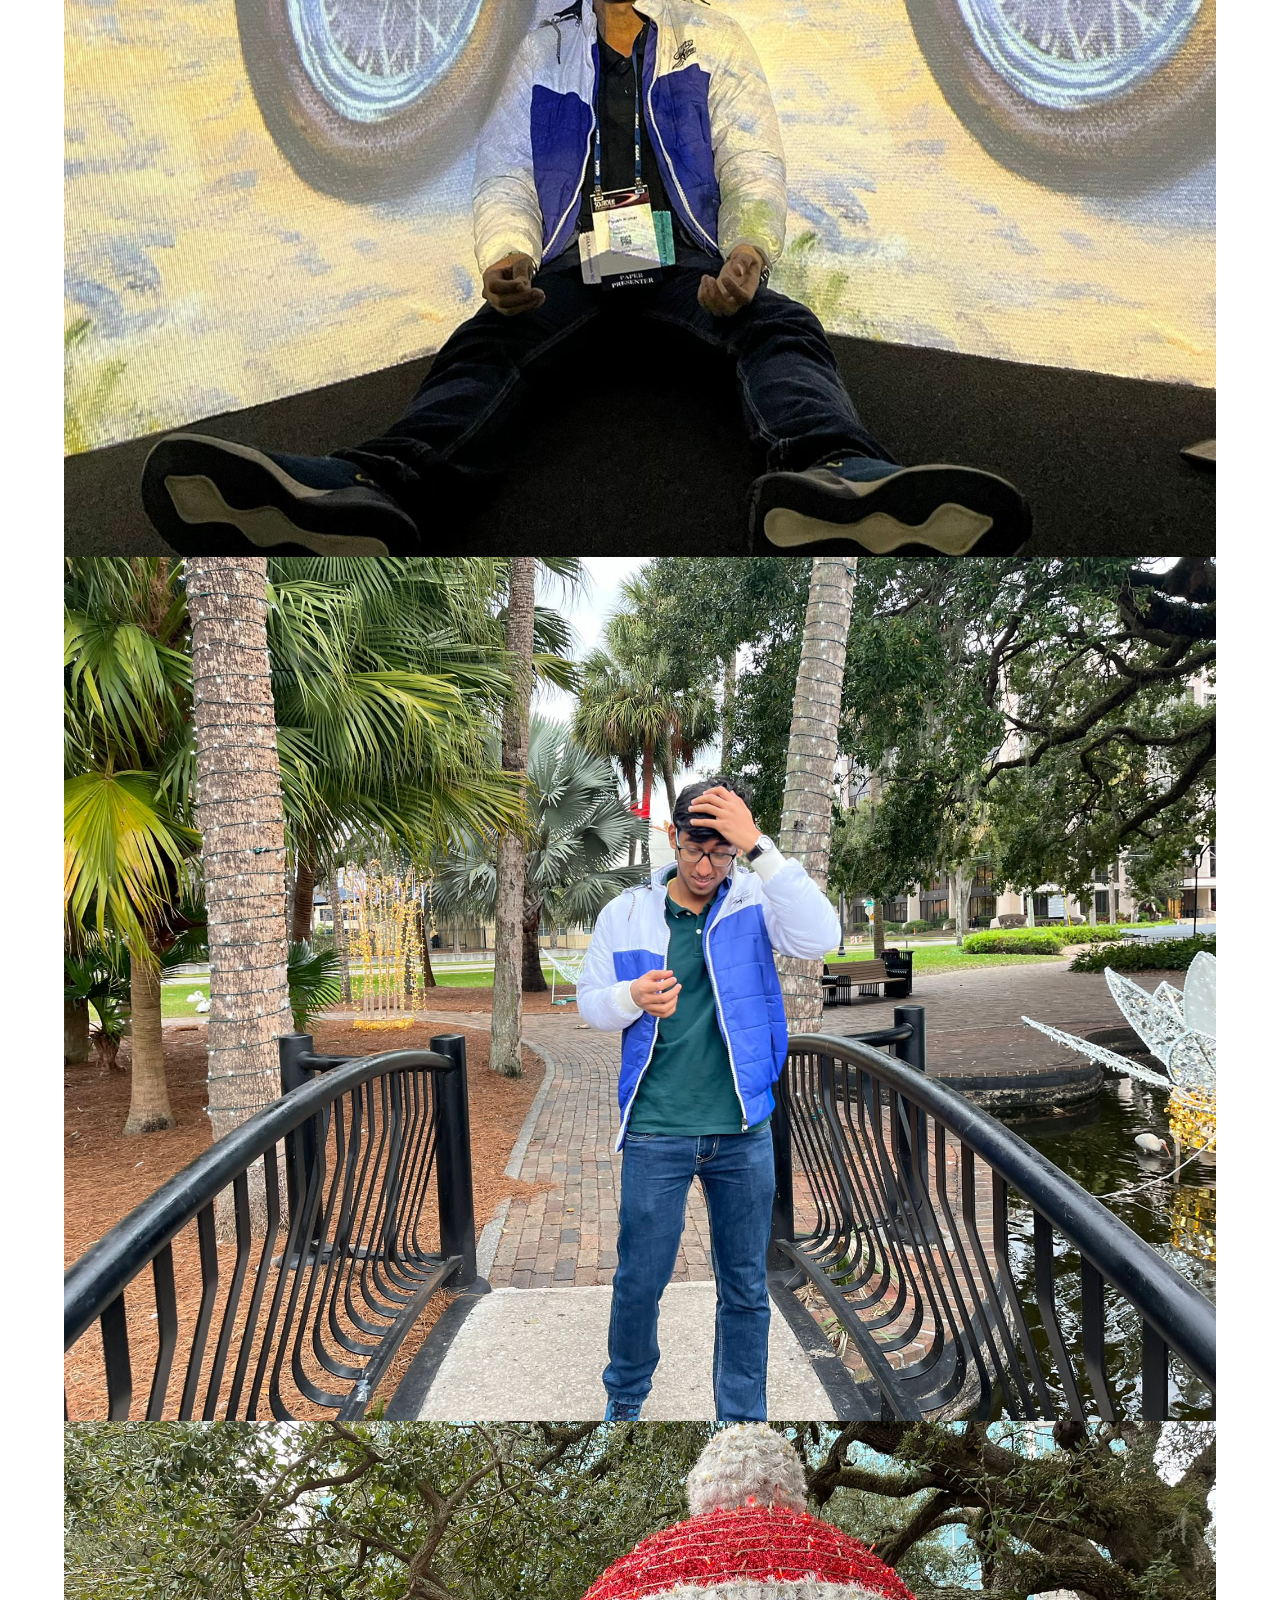
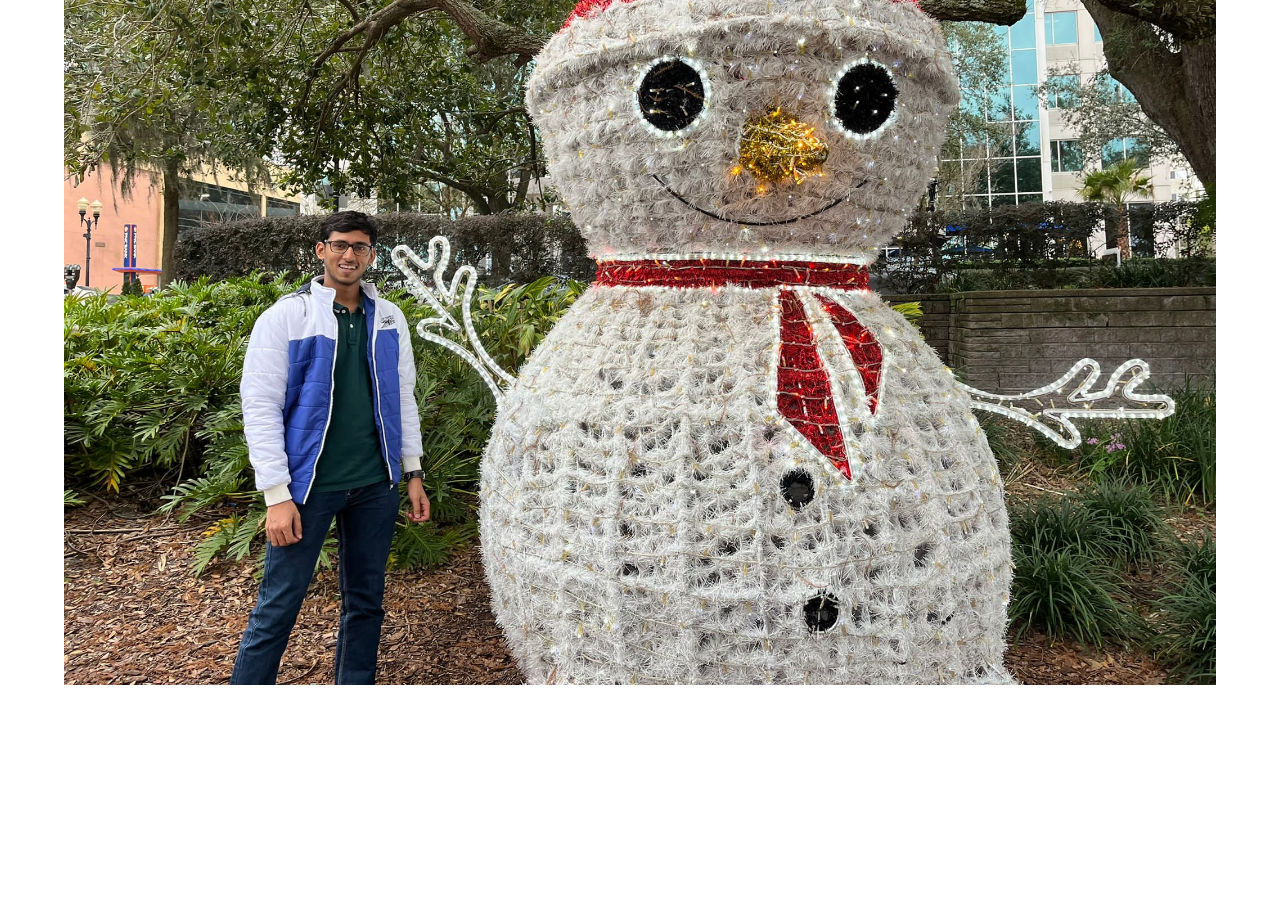
<file: aiaa_conference.html>
<!DOCTYPE HTML>
<!--
	Hyperspace by HTML5 UP
	html5up.net | @ajlkn
	Free for personal and commercial use under the CCA 3.0 license (html5up.net/license)
-->
<html>
	<head>
		<title>AIAA Conference & US Trip - Piyush Kumar</title>
		<meta charset="utf-8" />
		<meta name="viewport" content="width=device-width, initial-scale=1, user-scalable=no" />
		<link rel="stylesheet" href="./assets/css/main.css" />
		<noscript><link rel="stylesheet" href="./assets/css/noscript.css" /></noscript>
	</head>
	<body class="is-preload">

		<!-- Header -->
			<header id="header">
				<nav>
					<ul>
						<li><a href="./index.html"><font size="4">Home</font></a></li>
					</ul>
				</nav>
			</header>

		<!-- Wrapper -->
			<div id="wrapper">

				<!-- Main -->
					<section id="main" class="wrapper">
						<div class="inner">
							<h1 class="major">AIAA Conference & US Trip Experience</h1>
                            <p>In January 2024, I had the incredible opportunity to attend the American Institute of Aeronautics and Astronautics (AIAA) SciTech Forum and Exposition in Orlando, Florida. This was my first international conference and my first trip to the United States.</p>
                            
                            <h2>Conference Experience</h2>
                            <p>I presented our paper "Trajectory-Constrained Standoff Target Tracking using Barrier Lyapunov Functions" along with my co-first author. The conference was held at the Hyatt Regency Orlando, Florida from January 8-12, 2024. It was an amazing experience to present our research to an international audience and receive valuable feedback from experts in the field.</p>
                            
                            <h2>US Trip Highlights</h2>
                            <p>Beyond the conference, I had the chance to explore Orlando and experience American culture for the first time. I visited quite a few places, and the Orlando SeaWorld was the most memorable one.</p>
                            
                            <hr>
                            
                            <h2>Photo Gallery</h2>
                            <p>Here are some photos from my conference presentation and US trip:</p>
                            
                            <!-- Photo Gallery Section -->
                            <div class="gallery">
                                <!-- Conference Photos -->
                                <div class="photo-section">
                                    <h3>Conference Photos</h3>
                                    <div class="photo-grid">
                                        <!-- Add your conference photos here -->
                                        <div class="photo-item">
                                            <span class="image fit">
                                                <img src="images/aiaa_conference/aiaa_conf_1.jpg" alt="AIAA Conference Photo 1"/>
                                            </span>
                                            <p><strong>Presenting our research paper</strong><br>
                                            </p>
                                        </div>
                                        
                                        <div class="photo-item" style="display: flex; gap: 20px; margin-top: 20px;">
                                            <span class="image fit" style="flex: 1;">
                                                <img src="images/aiaa_conference/aiaa_conf_2.jpg" alt="AIAA Conference Photo 2" style="width: 100%; height: auto;"/>
                                            </span>
                                            <span class="image fit" style="flex: 1;">
                                                <img src="images/aiaa_conference/aiaa_conf_3.jpg" alt="AIAA Conference Photo 3" style="width: 100%; height: auto;"/>
                                            </span>
                                        </div> 
                                        
                                    </div>
                                </div>
                                
                                <!-- US Trip Photos -->
                                <div class="photo-section">
                                    <h3>US Trip Photos</h3>
                                    <div class="photo-grid">
                                        <!-- Add your US trip photos here -->
                                        <div class="photo-item">
                                            <span class="image fit">
                                                <img src="images/us_trip/my_photo_seaworld.jpg"/>
                                                <img src="images/us_trip/my_photo_immersive_art1.jpg"/>
                                                <img src="images/us_trip/my_photo_lake1.jpg"/>
                                                <img src="images/us_trip/my_photo_lake2.jpg"/>
                                            </span>
                                        </div>
                                        
                                        
                                    </div>
                                </div>
                            </div>
                            
                            <hr>
                            	
						</div>
					</section>

			</div>

		<!-- Footer -->
			<footer id="footer" class="wrapper alt">
				<div class="inner">
					<ul class="menu">
						<!-- <li>&copy; Untitled. All rights reserved.</li><li>Design: <a href="http://html5up.net">HTML5 UP</a></li> -->
					</ul>
				</div>
			</footer>

		<!-- Scripts -->
			<script src="assets/js/jquery.min.js"></script>
			<script src="assets/js/jquery.scrollex.min.js"></script>
			<script src="assets/js/jquery.scrolly.min.js"></script>
			<script src="assets/js/browser.min.js"></script>
			<script src="assets/js/breakpoints.min.js"></script>
			<script src="assets/js/util.js"></script>
			<script src="assets/js/main.js"></script>

	</body>
</html>
</file>
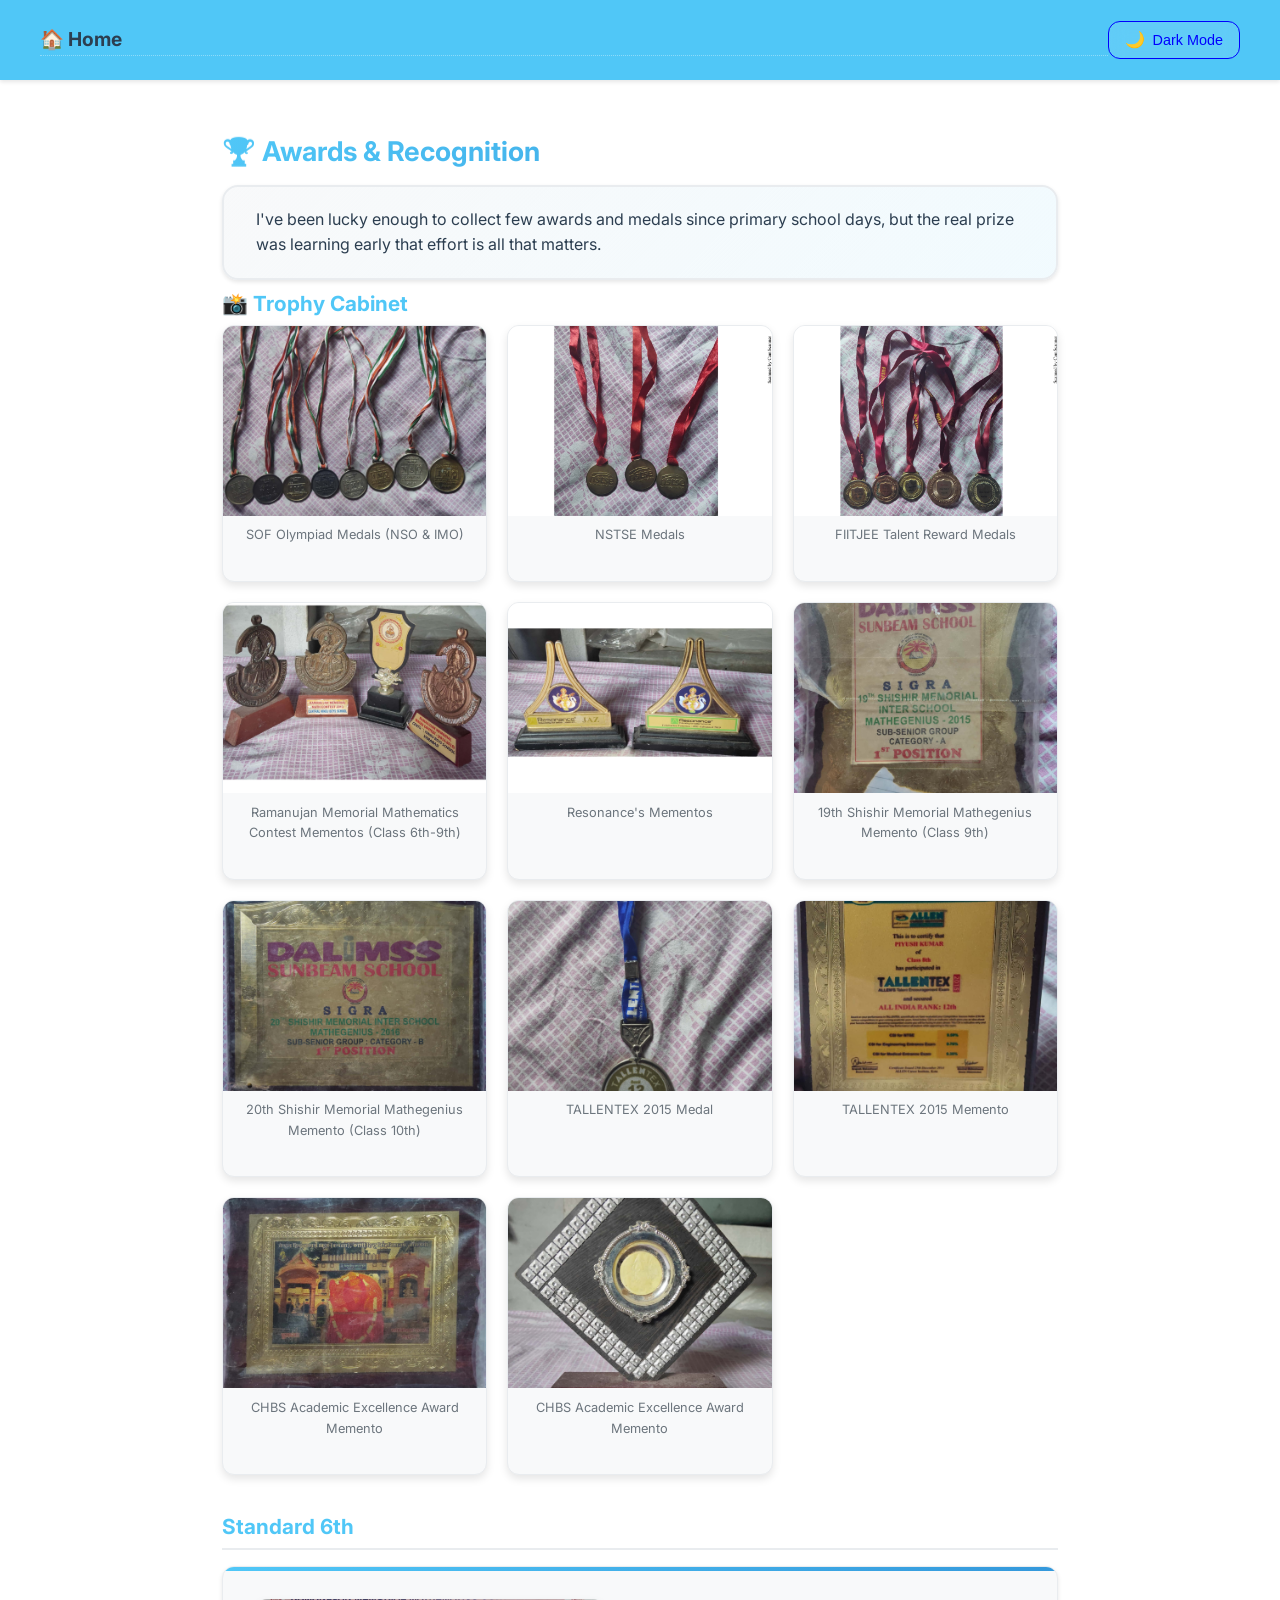
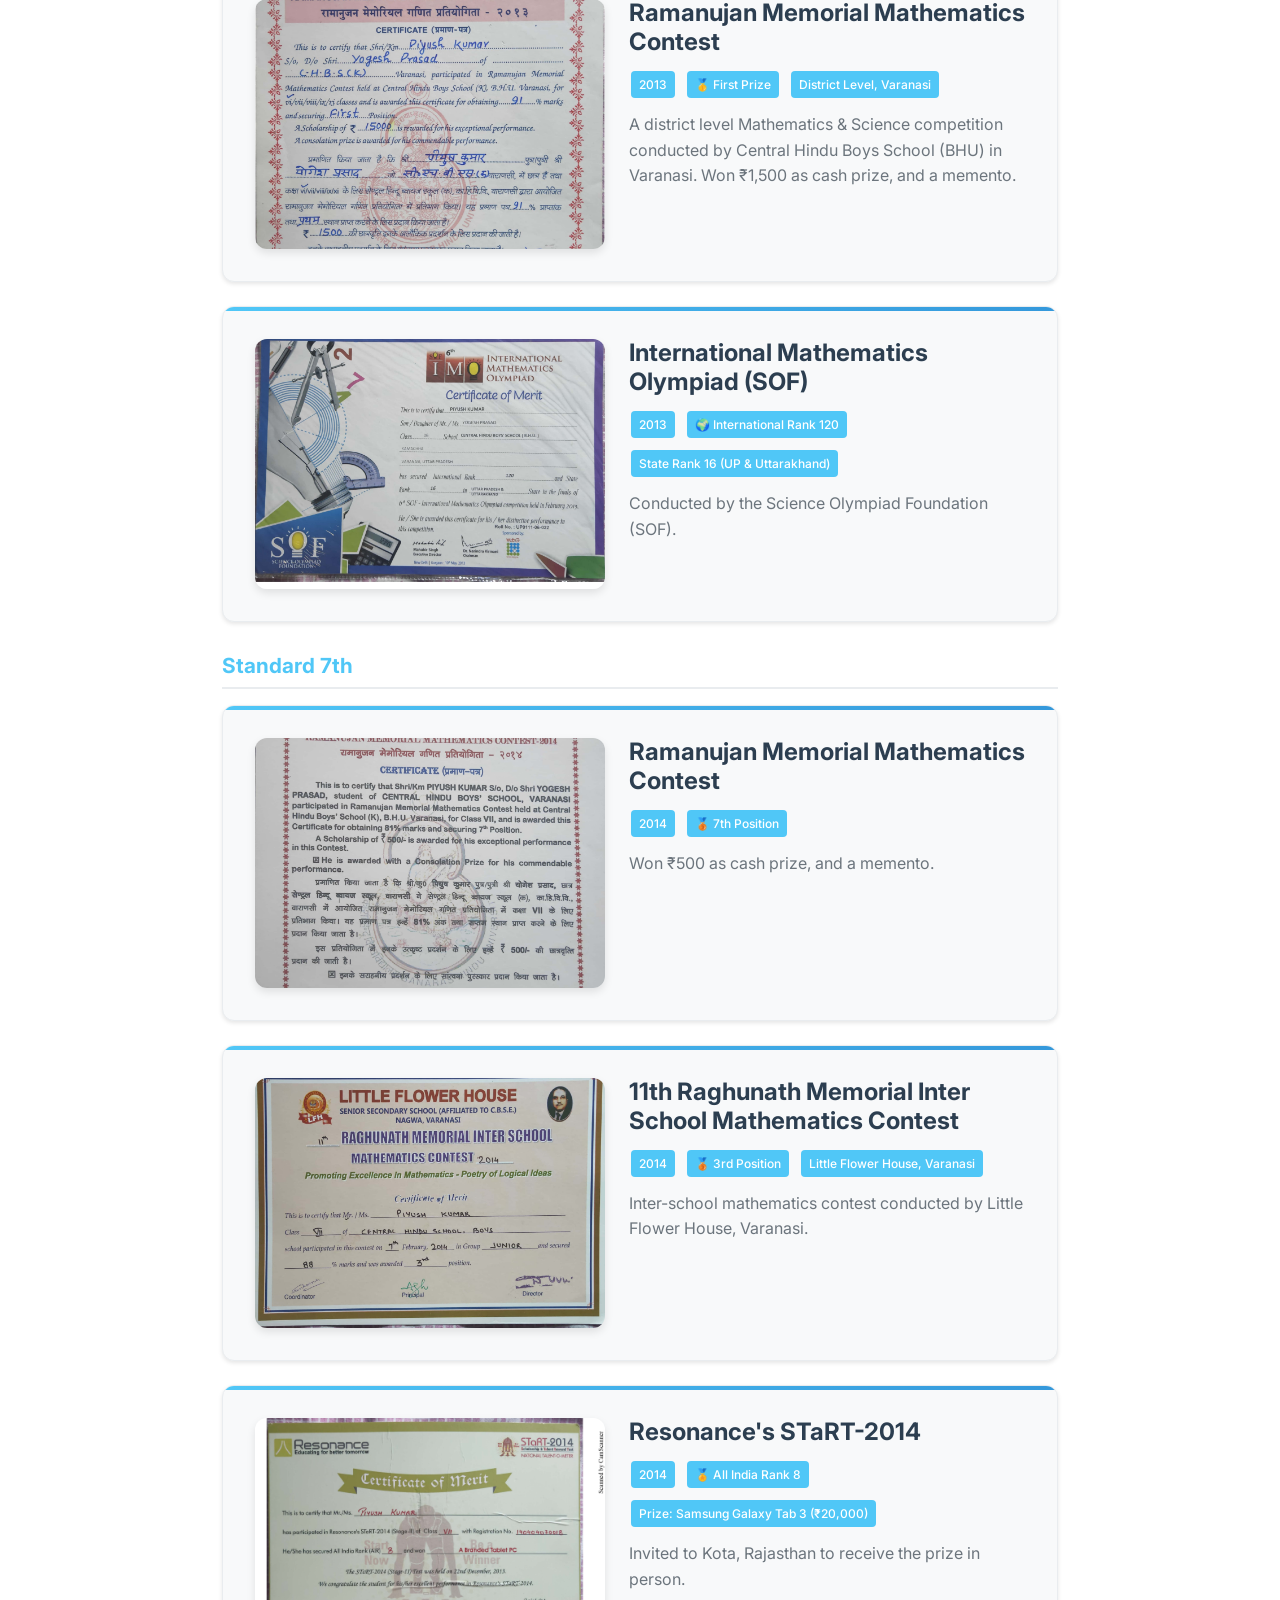
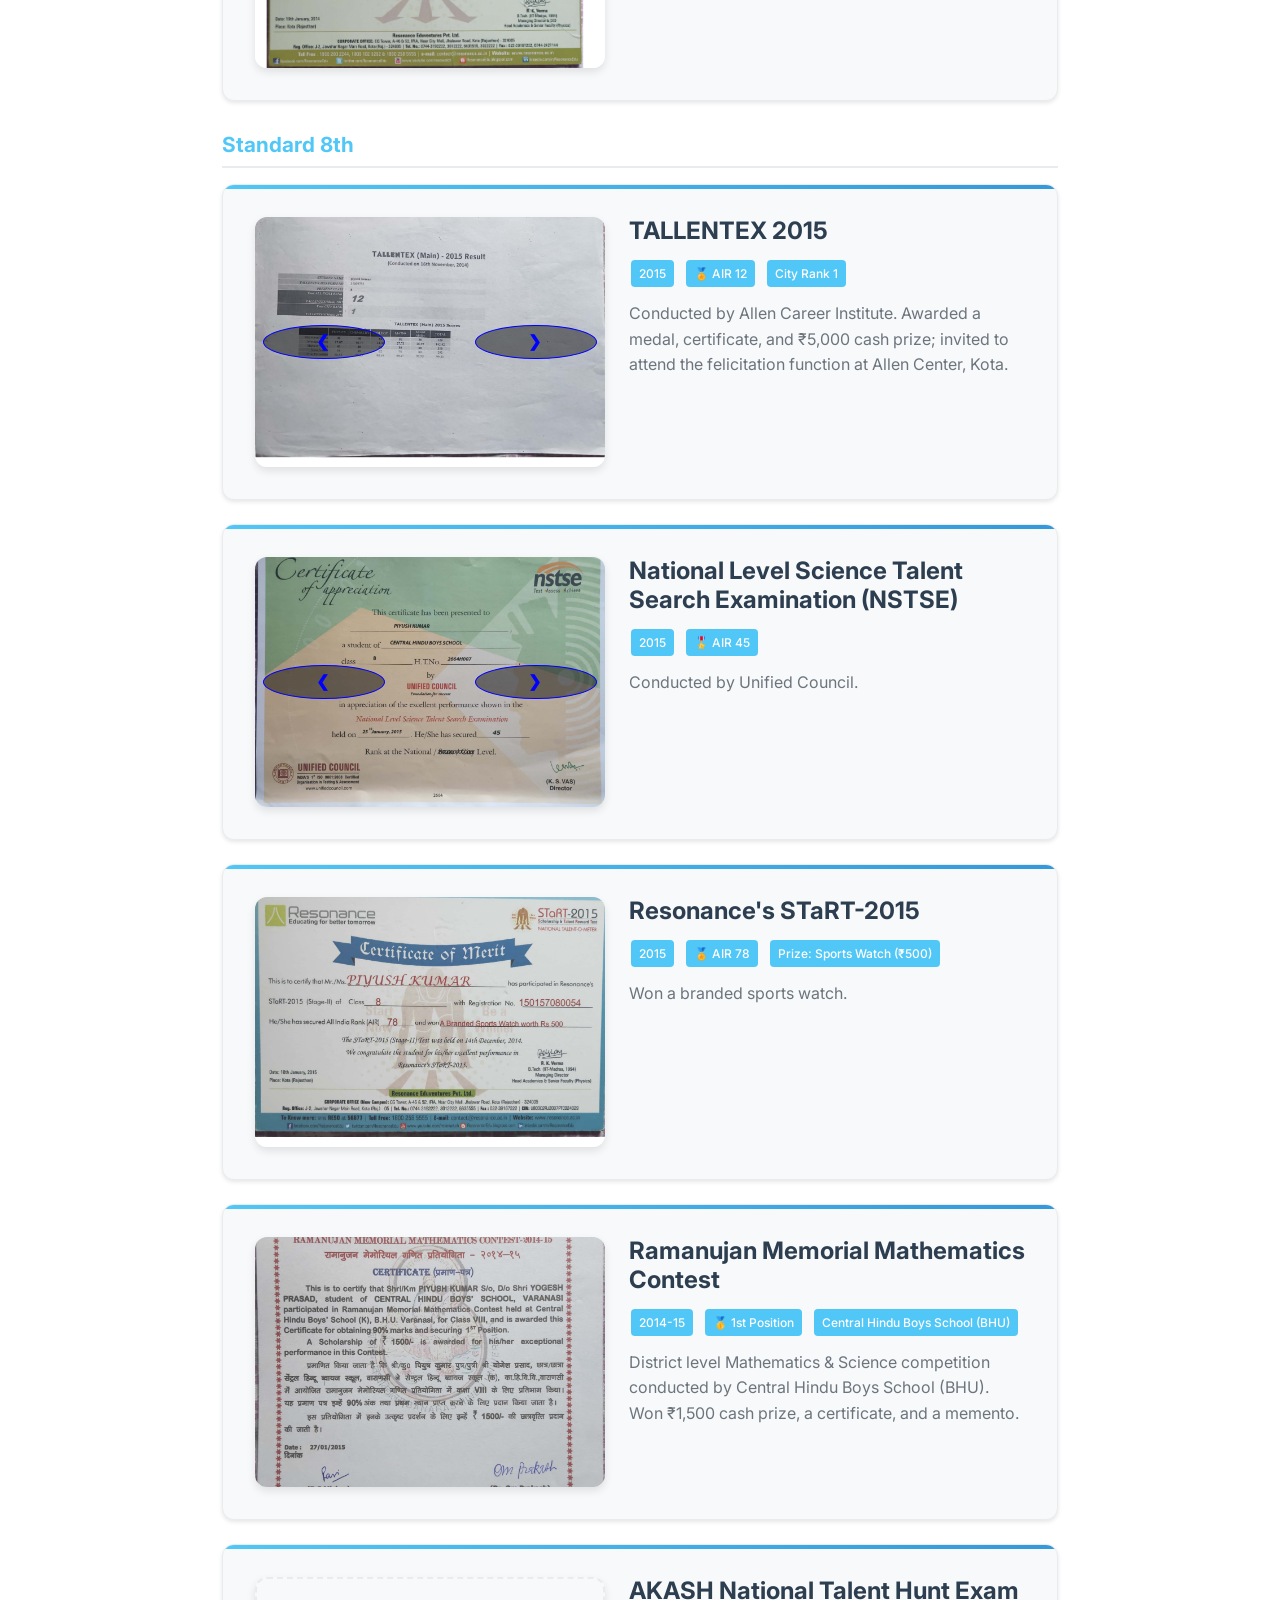
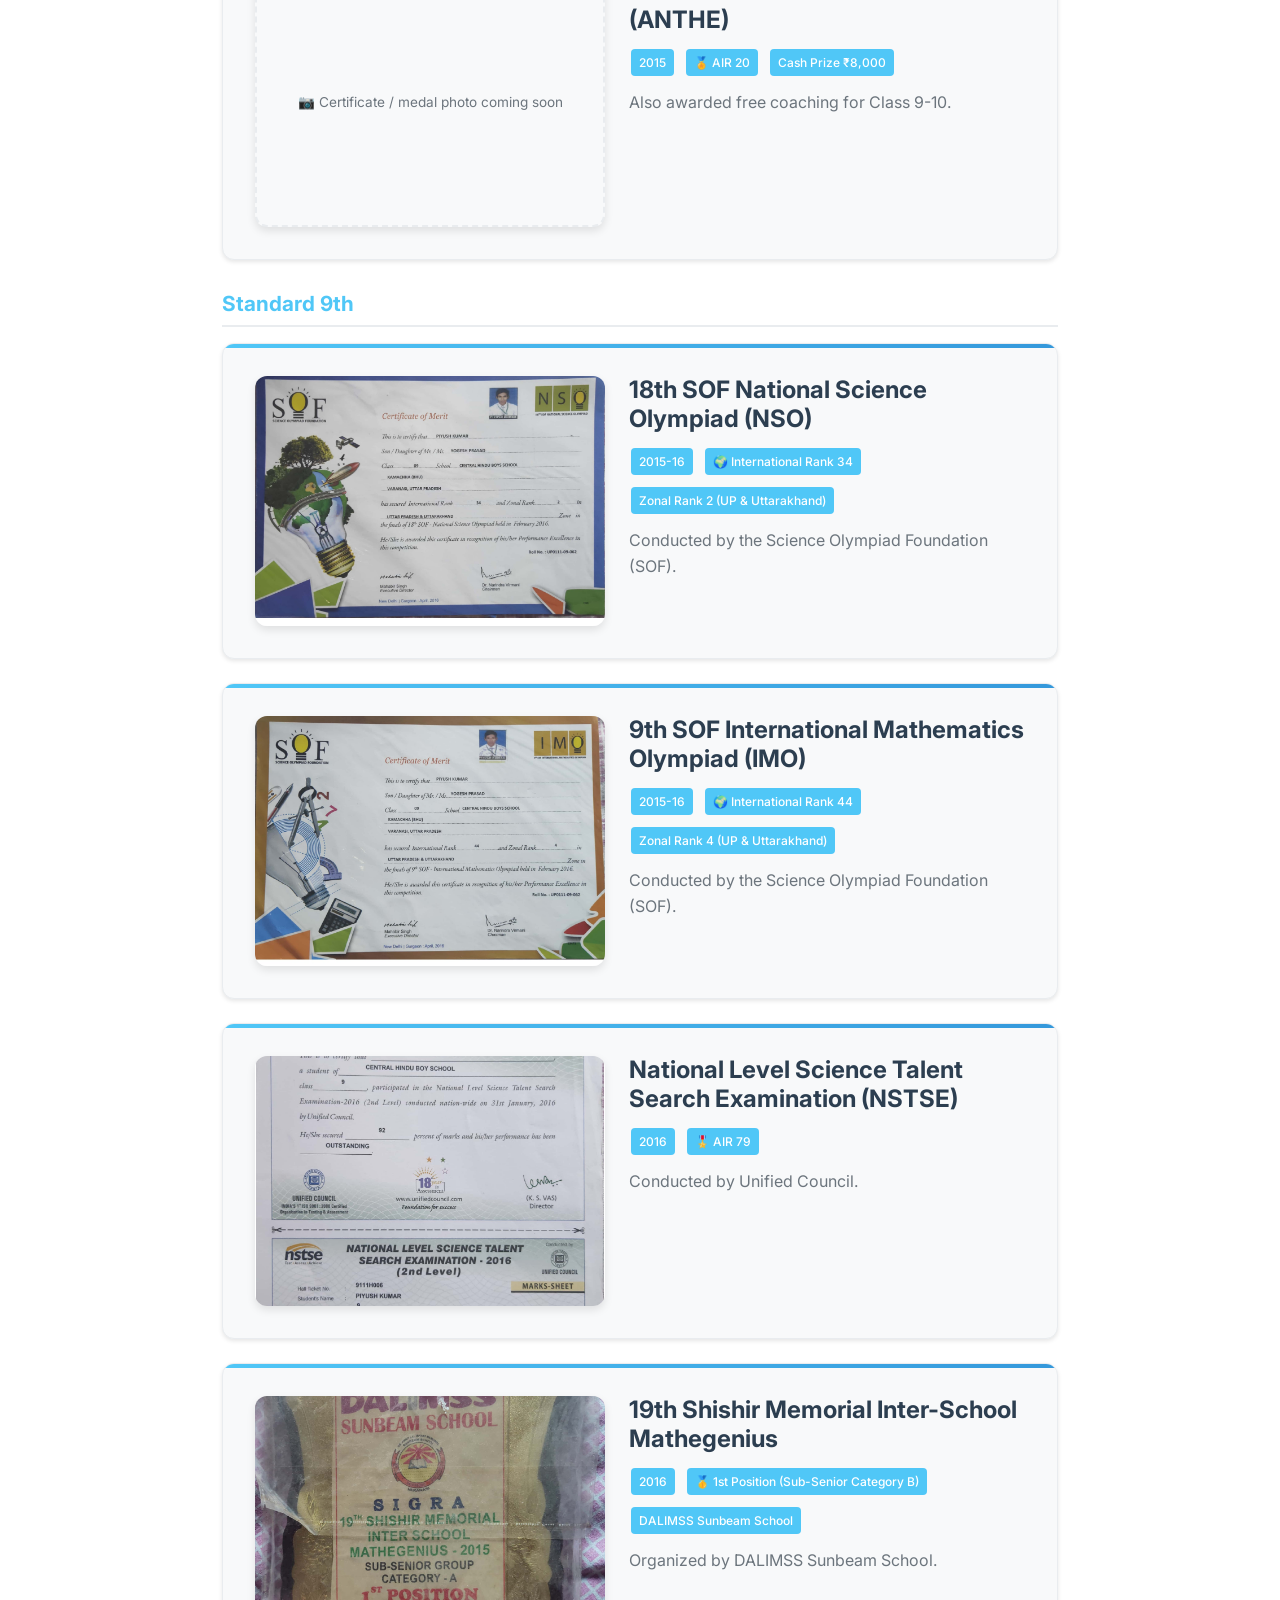
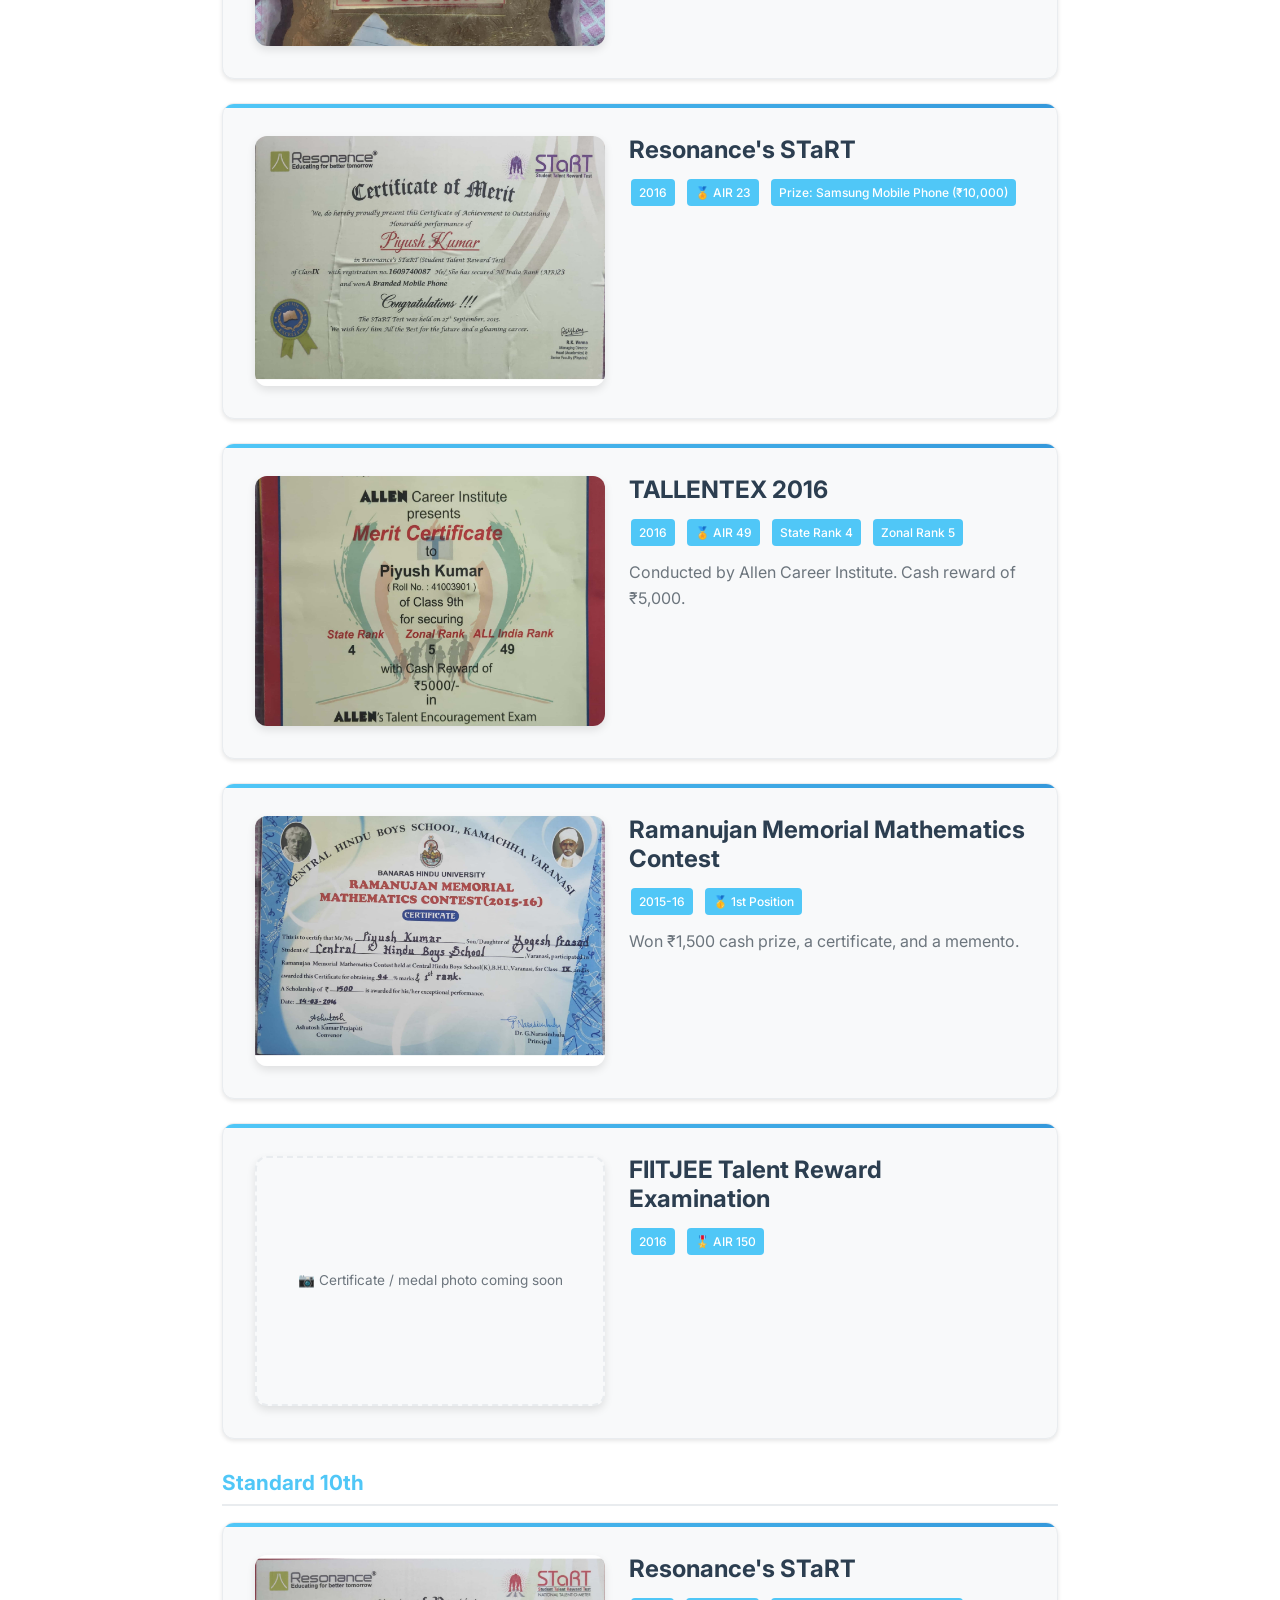
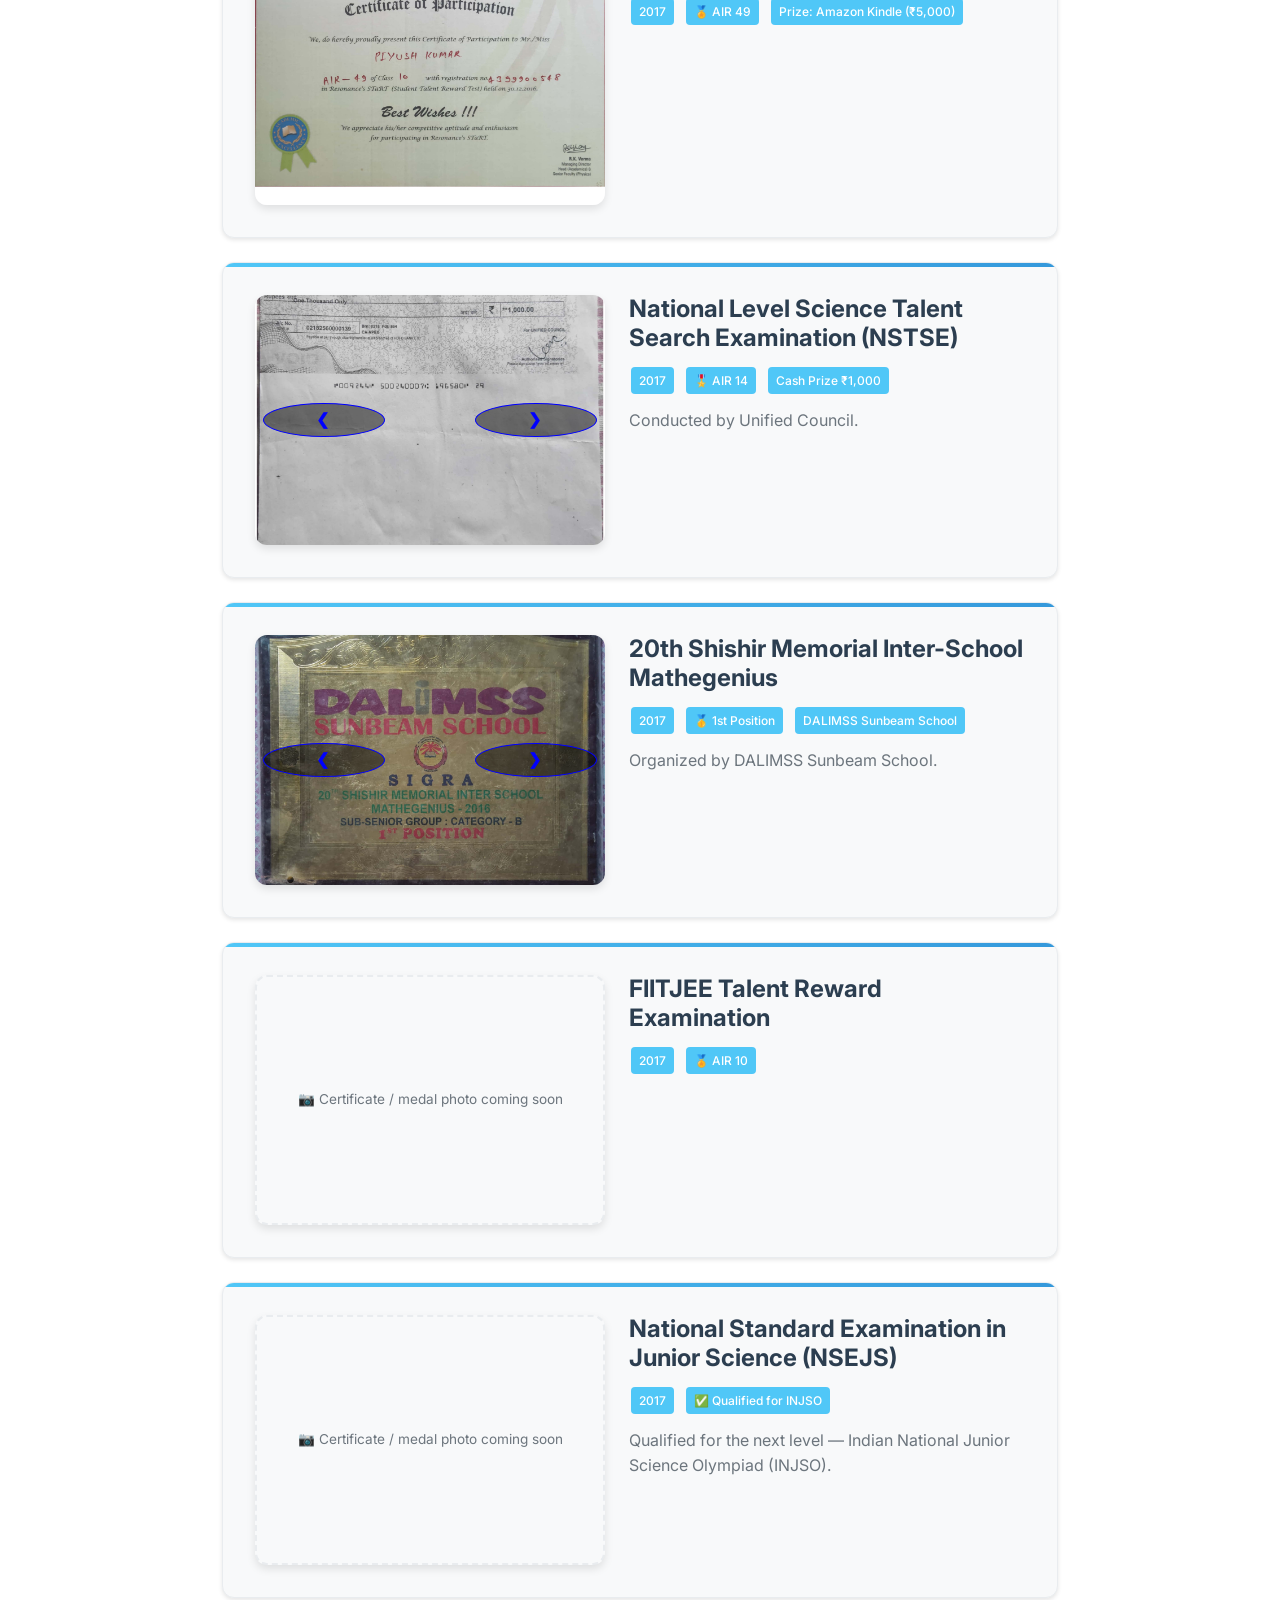
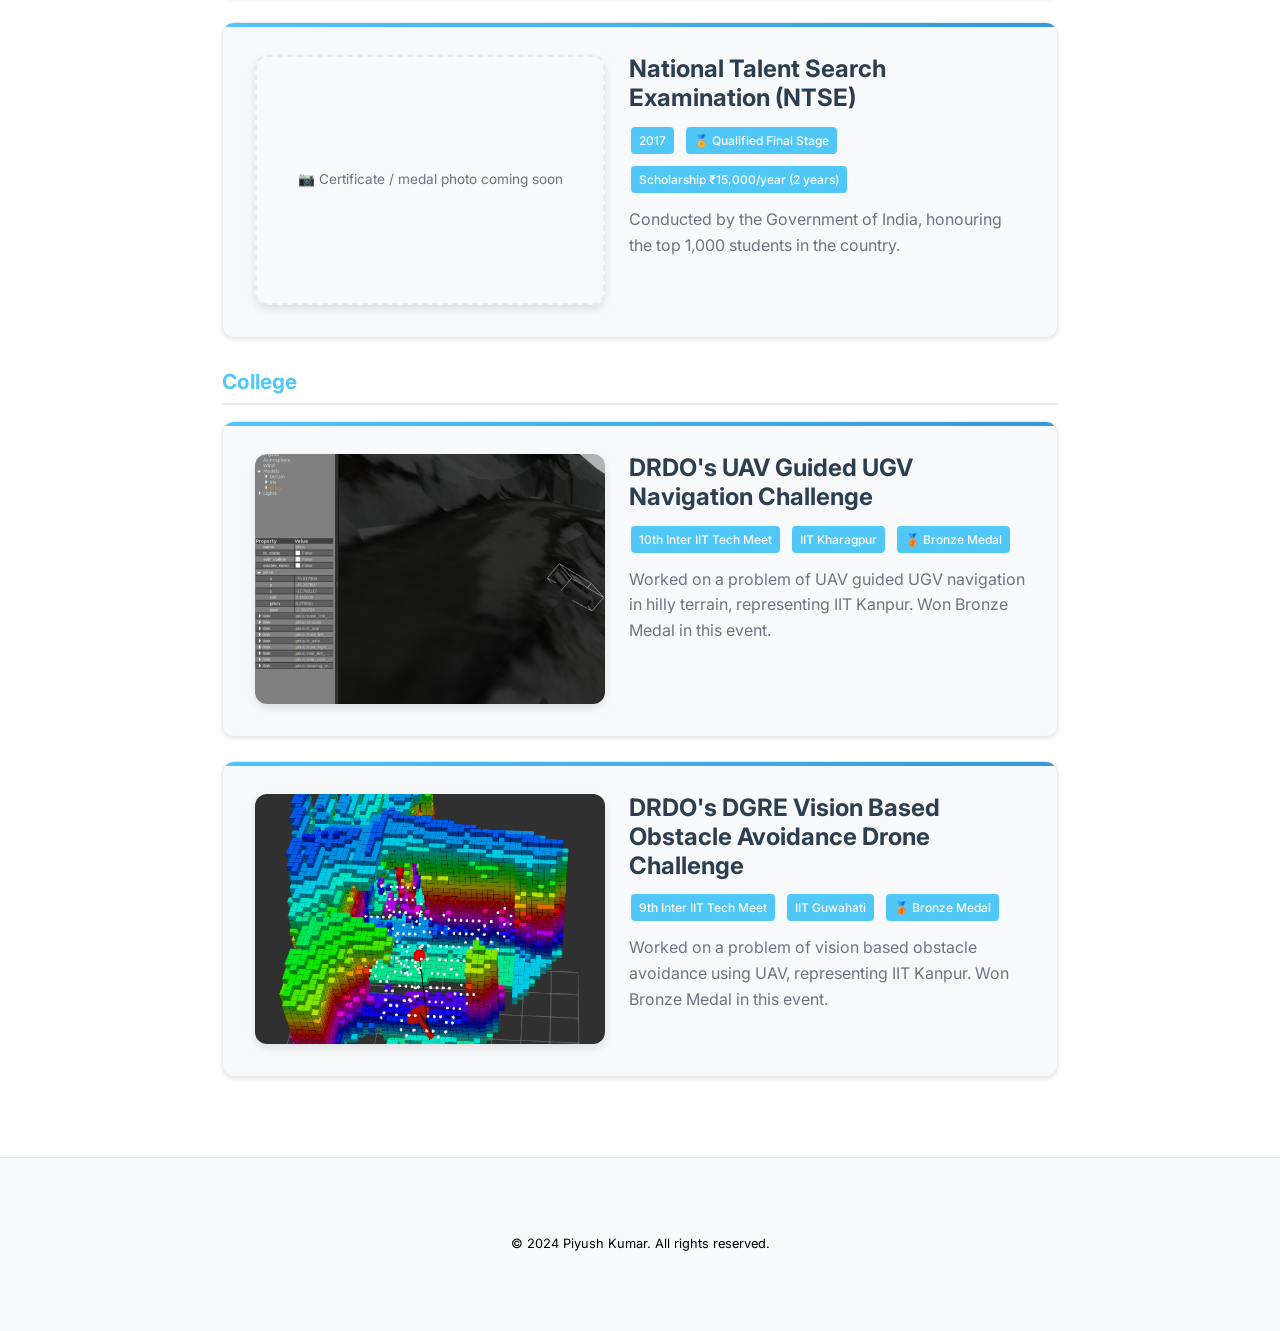
<file: awards.html>
<!DOCTYPE HTML>
<html lang="en">
	<head>
		<title>Awards & Recognition - Piyush Kumar</title>
		<meta charset="utf-8" />
		<meta name="viewport" content="width=device-width, initial-scale=1" />
		<meta name="description" content="Awards and recognition earned by Piyush Kumar, from Standard 6th onwards." />

		<!-- Preload fonts -->
		<link rel="preconnect" href="https://fonts.googleapis.com">
		<link rel="preconnect" href="https://fonts.gstatic.com" crossorigin>
		<link href="https://fonts.googleapis.com/css2?family=Inter:wght@300;400;500;600;700&display=swap" rel="stylesheet">

		<!-- Stylesheets -->
		<link rel="stylesheet" href="assets/css/main.css" />
		<link rel="stylesheet" href="assets/css/modern.css" />
		<noscript><link rel="stylesheet" href="assets/css/noscript.css" /></noscript>

		<!-- Favicon -->
		<link rel="icon" type="image/x-icon" href="images/favicon.ico">

		<!-- Awards page specific styles -->
		<style>
			/* Awards page specific styles - no sidebar */
			#wrapper {
				margin-left: 0 !important;
			}

			#awards .inner {
				max-width: 900px;
			}
		</style>
	</head>
	<body class="is-preload">

		<!-- Modern Header -->
		<header id="header">
			<div class="header-content">
				<a href="index.html" class="logo">🏠 Home</a>
				<button id="theme-toggle" class="theme-toggle">
					<span class="icon">🌙</span>
					<span class="text">Dark Mode</span>
				</button>
			</div>
		</header>

		<!-- Wrapper -->
		<div id="wrapper">

			<!-- Awards & Recognition Section -->
			<section id="awards" class="wrapper style2 fade-up">
				<div class="inner">
					<h1>🏆 Awards & Recognition</h1>

					<div class="quote-section">
						I've been lucky enough to collect few awards and medals since primary school days, but the real prize was learning early that effort is all that matters.
					</div>

					<!-- Trophy Cabinet Gallery -->
					<h2 class="award-gallery-heading">📸 Trophy Cabinet</h2>
					<div class="award-gallery">
						<div class="award-gallery-item">
							<img src="images/School Certificate Medals trophies momentos/SOF medals picture.jpg" alt="SOF medals collection" />
							<p class="award-gallery-caption">SOF Olympiad Medals (NSO & IMO)</p>
						</div>
						<div class="award-gallery-item">
							<img src="images/School Certificate Medals trophies momentos/NSTSE medals picture.jpg" alt="NSTSE medals collection" />
							<p class="award-gallery-caption">NSTSE Medals</p>
						</div>
						<div class="award-gallery-item">
							<img src="images/School Certificate Medals trophies momentos/FIITJEE medals picture.jpg" alt="FIITJEE medals collection" />
							<p class="award-gallery-caption">FIITJEE Talent Reward Medals</p>
						</div>
						<div class="award-gallery-item">
							<img src="images/School Certificate Medals trophies momentos/Ramanujan 6th to 9th momentos.jpg" alt="Ramanujan Memorial Mathematics Contest mementos" />
							<p class="award-gallery-caption">Ramanujan Memorial Mathematics Contest Mementos (Class 6th-9th)</p>
						</div>
						<div class="award-gallery-item">
							<img src="images/School Certificate Medals trophies momentos/Resonance Momentos.jpg" alt="Resonance STaRT mementos" />
							<p class="award-gallery-caption">Resonance's Mementos</p>
						</div>
						<div class="award-gallery-item">
							<img src="images/School Certificate Medals trophies momentos/19th Shishir Memorial Mathegenius class 9th momento.jpg" alt="Shishir Memorial Mathegenius memento, Class 9th" />
							<p class="award-gallery-caption">19th Shishir Memorial Mathegenius Memento (Class 9th)</p>
						</div>
						<div class="award-gallery-item">
							<img src="images/School Certificate Medals trophies momentos/20th Shishir Memorial Mathegenius class 10th momento.jpg" alt="Shishir Memorial Mathegenius memento, Class 10th" />
							<p class="award-gallery-caption">20th Shishir Memorial Mathegenius Memento (Class 10th)</p>
						</div>
						<div class="award-gallery-item">
							<img src="images/School Certificate Medals trophies momentos/TALLENTEX class 8th medal.jpg" alt="TALLENTEX 2015 medal" />
							<p class="award-gallery-caption">TALLENTEX 2015 Medal</p>
						</div>
						<div class="award-gallery-item">
							<img src="images/School Certificate Medals trophies momentos/TALLENTEX class 8th momento.jpg" alt="TALLENTEX 2015 memento" />
							<p class="award-gallery-caption">TALLENTEX 2015 Memento</p>
						</div>
						<div class="award-gallery-item">
							<img src="images/School Certificate Medals trophies momentos/CHBS momento.jpg" alt="Central Hindu Boys School academic excellence memento" />
							<p class="award-gallery-caption">CHBS Academic Excellence Award Memento</p>
						</div>
						<div class="award-gallery-item">
							<img src="images/School Certificate Medals trophies momentos/CHBS momento 2.jpg" alt="Central Hindu Boys School academic excellence memento" />
							<p class="award-gallery-caption">CHBS Academic Excellence Award Memento</p>
						</div>
					</div>

					<div class="award-group">
						<h3 class="award-group-title">Standard 6th</h3>

						<div class="card">
							<div class="project-content">
								<div class="project-image">
									<img src="images/School Certificate Medals trophies momentos/Ramanujan_Certificate_6th_Class_1st_position.jpg" alt="Ramanujan Memorial Mathematics Contest certificate, Class 6th" />
								</div>
								<div class="project-details">
									<h3>Ramanujan Memorial Mathematics Contest</h3>
									<div class="project-meta">
										<span class="tag">2013</span>
										<span class="tag">🥇 First Prize</span>
										<span class="tag">District Level, Varanasi</span>
									</div>
									<p>A district level Mathematics & Science competition conducted by Central Hindu Boys School (BHU) in Varanasi. Won ₹1,500 as cash prize, and a memento.</p>
								</div>
							</div>
						</div>

						<div class="card">
							<div class="project-content">
								<div class="project-image">
									<img src="images/School Certificate Medals trophies momentos/IMO_6th_Class_Certificate.jpg" alt="International Mathematics Olympiad certificate, Class 6th" />
								</div>
								<div class="project-details">
									<h3>International Mathematics Olympiad (SOF)</h3>
									<div class="project-meta">
										<span class="tag">2013</span>
										<span class="tag">🌍 International Rank 120</span>
										<span class="tag">State Rank 16 (UP & Uttarakhand)</span>
									</div>
									<p>Conducted by the Science Olympiad Foundation (SOF).</p>
								</div>
							</div>
						</div>
					</div>

					<div class="award-group">
						<h3 class="award-group-title">Standard 7th</h3>

						<div class="card">
							<div class="project-content">
								<div class="project-image">
									<img src="images/School Certificate Medals trophies momentos/Ramanujan_Certificate_7th_Class.jpg" alt="Ramanujan Memorial Mathematics Contest certificate, Class 7th" />
								</div>
								<div class="project-details">
									<h3>Ramanujan Memorial Mathematics Contest</h3>
									<div class="project-meta">
										<span class="tag">2014</span>
										<span class="tag">🥉 7th Position</span>
									</div>
									<p>Won ₹500 as cash prize, and a memento.</p>
								</div>
							</div>
						</div>

						<div class="card">
							<div class="project-content">
								<div class="project-image">
									<img src="images/School Certificate Medals trophies momentos/Little_Flower_House_7th_Class_certificate.jpg" alt="Raghunath Memorial Inter School Mathematics Contest certificate, Class 7th" />
								</div>
								<div class="project-details">
									<h3>11th Raghunath Memorial Inter School Mathematics Contest</h3>
									<div class="project-meta">
										<span class="tag">2014</span>
										<span class="tag">🥉 3rd Position</span>
										<span class="tag">Little Flower House, Varanasi</span>
									</div>
									<p>Inter-school mathematics contest conducted by Little Flower House, Varanasi.</p>
								</div>
							</div>
						</div>

						<div class="card">
							<div class="project-content">
								<div class="project-image">
									<img src="images/School Certificate Medals trophies momentos/Resonance Start Class 7th certificate.jpg" alt="Resonance's STaRT certificate, Class 7th" />
								</div>
								<div class="project-details">
									<h3>Resonance's STaRT-2014</h3>
									<div class="project-meta">
										<span class="tag">2014</span>
										<span class="tag">🏅 All India Rank 8</span>
										<span class="tag">Prize: Samsung Galaxy Tab 3 (₹20,000)</span>
									</div>
									<p>Invited to Kota, Rajasthan to receive the prize in person.</p>
								</div>
							</div>
						</div>
					</div>

					<div class="award-group">
						<h3 class="award-group-title">Standard 8th</h3>

						<div class="card">
							<div class="project-content">
								<div class="award-carousel">
									<button type="button" class="award-carousel-prev" aria-label="Previous photo">&#10094;</button>
									<div class="award-carousel-track">
										<img src="images/School Certificate Medals trophies momentos/TALLENTEX class 8th medal.jpg" alt="TALLENTEX 2015 medal" />
										<img src="images/School Certificate Medals trophies momentos/TALLENTEX class 8th momento.jpg" alt="TALLENTEX 2015 memento" />
										<img src="images/School Certificate Medals trophies momentos/TALLENTEX_Marks_Rank_8th_Class.jpg" alt="TALLENTEX 2015 marks and rank card" />
										<img src="images/School Certificate Medals trophies momentos/TALLENTEX_Invitation_Letter_8th_Class.jpg" alt="TALLENTEX 2015 felicitation invitation letter" />
									</div>
									<button type="button" class="award-carousel-next" aria-label="Next photo">&#10095;</button>
								</div>
								<div class="project-details">
									<h3>TALLENTEX 2015</h3>
									<div class="project-meta">
										<span class="tag">2015</span>
										<span class="tag">🏅 AIR 12</span>
										<span class="tag">City Rank 1</span>
									</div>
									<p>Conducted by Allen Career Institute. Awarded a medal, certificate, and ₹5,000 cash prize; invited to attend the felicitation function at Allen Center, Kota.</p>
								</div>
							</div>
						</div>

						<div class="card">
							<div class="project-content">
								<div class="award-carousel">
									<button type="button" class="award-carousel-prev" aria-label="Previous photo">&#10094;</button>
									<div class="award-carousel-track">
										<img src="images/School Certificate Medals trophies momentos/NSTSE_Class_8th_certificate.jpg" alt="NSTSE certificate, Class 8th" />
										<img src="images/School Certificate Medals trophies momentos/NSTSE Class 8th rank marksheet certificate.jpg" alt="NSTSE rank marksheet, Class 8th" />
									</div>
									<button type="button" class="award-carousel-next" aria-label="Next photo">&#10095;</button>
								</div>
								<div class="project-details">
									<h3>National Level Science Talent Search Examination (NSTSE)</h3>
									<div class="project-meta">
										<span class="tag">2015</span>
										<span class="tag">🎖️ AIR 45</span>
									</div>
									<p>Conducted by Unified Council.</p>
								</div>
							</div>
						</div>

						<div class="card">
							<div class="project-content">
								<div class="project-image">
									<img src="images/School Certificate Medals trophies momentos/Resonance Start Class 8th Certificate.jpg" alt="Resonance's STaRT certificate, Class 8th" />
								</div>
								<div class="project-details">
									<h3>Resonance's STaRT-2015</h3>
									<div class="project-meta">
										<span class="tag">2015</span>
										<span class="tag">🏅 AIR 78</span>
										<span class="tag">Prize: Sports Watch (₹500)</span>
									</div>
									<p>Won a branded sports watch.</p>
								</div>
							</div>
						</div>

						<div class="card">
							<div class="project-content">
								<div class="project-image">
									<img src="images/School Certificate Medals trophies momentos/Ramanujan Class 8th Certificate.jpg" alt="Ramanujan Memorial Mathematics Contest certificate, Class 8th" />
								</div>
								<div class="project-details">
									<h3>Ramanujan Memorial Mathematics Contest</h3>
									<div class="project-meta">
										<span class="tag">2014-15</span>
										<span class="tag">🥇 1st Position</span>
										<span class="tag">Central Hindu Boys School (BHU)</span>
									</div>
									<p>District level Mathematics & Science competition conducted by Central Hindu Boys School (BHU). Won ₹1,500 cash prize, a certificate, and a memento.</p>
								</div>
							</div>
						</div>

						<div class="card">
							<div class="project-content">
								<div class="project-image award-image-placeholder"><span>📷 Certificate / medal photo coming soon</span></div>
								<div class="project-details">
									<h3>AKASH National Talent Hunt Exam (ANTHE)</h3>
									<div class="project-meta">
										<span class="tag">2015</span>
										<span class="tag">🏅 AIR 20</span>
										<span class="tag">Cash Prize ₹8,000</span>
									</div>
									<p>Also awarded free coaching for Class 9-10.</p>
								</div>
							</div>
						</div>
					</div>

					<div class="award-group">
						<h3 class="award-group-title">Standard 9th</h3>

						<div class="card">
							<div class="project-content">
								<div class="project-image">
									<img src="images/School Certificate Medals trophies momentos/NSO_SOF_Class_9th_Certificate.jpg" alt="National Science Olympiad certificate, Class 9th" />
								</div>
								<div class="project-details">
									<h3>18th SOF National Science Olympiad (NSO)</h3>
									<div class="project-meta">
										<span class="tag">2015-16</span>
										<span class="tag">🌍 International Rank 34</span>
										<span class="tag">Zonal Rank 2 (UP & Uttarakhand)</span>
									</div>
									<p>Conducted by the Science Olympiad Foundation (SOF).</p>
								</div>
							</div>
						</div>

						<div class="card">
							<div class="project-content">
								<div class="project-image">
									<img src="images/School Certificate Medals trophies momentos/IMO_SOF_Class 9th certificate.jpg" alt="International Mathematics Olympiad certificate, Class 9th" />
								</div>
								<div class="project-details">
									<h3>9th SOF International Mathematics Olympiad (IMO)</h3>
									<div class="project-meta">
										<span class="tag">2015-16</span>
										<span class="tag">🌍 International Rank 44</span>
										<span class="tag">Zonal Rank 4 (UP & Uttarakhand)</span>
									</div>
									<p>Conducted by the Science Olympiad Foundation (SOF).</p>
								</div>
							</div>
						</div>

						<div class="card">
							<div class="project-content">
								<div class="project-image">
									<img src="images/School Certificate Medals trophies momentos/NSTSE_Class 9th marksheet certificate rank.jpg" alt="NSTSE rank marksheet, Class 9th" />
								</div>
								<div class="project-details">
									<h3>National Level Science Talent Search Examination (NSTSE)</h3>
									<div class="project-meta">
										<span class="tag">2016</span>
										<span class="tag">🎖️ AIR 79</span>
									</div>
									<p>Conducted by Unified Council.</p>
								</div>
							</div>
						</div>

						<div class="card">
							<div class="project-content">
								<div class="project-image">
									<img src="images/School Certificate Medals trophies momentos/19th Shishir Memorial Mathegenius class 9th momento.jpg" alt="Shishir Memorial Mathegenius memento, Class 9th" />
								</div>
								<div class="project-details">
									<h3>19th Shishir Memorial Inter-School Mathegenius</h3>
									<div class="project-meta">
										<span class="tag">2016</span>
										<span class="tag">🥇 1st Position (Sub-Senior Category B)</span>
										<span class="tag">DALIMSS Sunbeam School</span>
									</div>
									<p>Organized by DALIMSS Sunbeam School.</p>
								</div>
							</div>
						</div>

						<div class="card">
							<div class="project-content">
								<div class="project-image">
									<img src="images/School Certificate Medals trophies momentos/Resonance Start class 9th certificate.jpg" alt="Resonance's STaRT certificate, Class 9th" />
								</div>
								<div class="project-details">
									<h3>Resonance's STaRT</h3>
									<div class="project-meta">
										<span class="tag">2016</span>
										<span class="tag">🏅 AIR 23</span>
										<span class="tag">Prize: Samsung Mobile Phone (₹10,000)</span>
									</div>
								</div>
							</div>
						</div>

						<div class="card">
							<div class="project-content">
								<div class="project-image">
									<img src="images/School Certificate Medals trophies momentos/TALLENTEX Class 9th certificate.jpg" alt="TALLENTEX 2016 certificate, Class 9th" />
								</div>
								<div class="project-details">
									<h3>TALLENTEX 2016</h3>
									<div class="project-meta">
										<span class="tag">2016</span>
										<span class="tag">🏅 AIR 49</span>
										<span class="tag">State Rank 4</span>
										<span class="tag">Zonal Rank 5</span>
									</div>
									<p>Conducted by Allen Career Institute. Cash reward of ₹5,000.</p>
								</div>
							</div>
						</div>

						<div class="card">
							<div class="project-content">
								<div class="project-image">
									<img src="images/School Certificate Medals trophies momentos/Ramanujan class 9th certificate.jpg" alt="Ramanujan Memorial Mathematics Contest certificate, Class 9th" />
								</div>
								<div class="project-details">
									<h3>Ramanujan Memorial Mathematics Contest</h3>
									<div class="project-meta">
										<span class="tag">2015-16</span>
										<span class="tag">🥇 1st Position</span>
									</div>
									<p>Won ₹1,500 cash prize, a certificate, and a memento.</p>
								</div>
							</div>
						</div>

						<div class="card">
							<div class="project-content">
								<div class="project-image award-image-placeholder"><span>📷 Certificate / medal photo coming soon</span></div>
								<div class="project-details">
									<h3>FIITJEE Talent Reward Examination</h3>
									<div class="project-meta">
										<span class="tag">2016</span>
										<span class="tag">🎖️ AIR 150</span>
									</div>
								</div>
							</div>
						</div>
					</div>

					<div class="award-group">
						<h3 class="award-group-title">Standard 10th</h3>

						<div class="card">
							<div class="project-content">
								<div class="project-image">
									<img src="images/School Certificate Medals trophies momentos/Resonance Start class 10th certificate.jpg" alt="Resonance's STaRT certificate, Class 10th" />
								</div>
								<div class="project-details">
									<h3>Resonance's STaRT</h3>
									<div class="project-meta">
										<span class="tag">2017</span>
										<span class="tag">🏅 AIR 49</span>
										<span class="tag">Prize: Amazon Kindle (₹5,000)</span>
									</div>
								</div>
							</div>
						</div>

						<div class="card">
							<div class="project-content">
								<div class="award-carousel">
									<button type="button" class="award-carousel-prev" aria-label="Previous photo">&#10094;</button>
									<div class="award-carousel-track">
										<img src="images/School Certificate Medals trophies momentos/NSTSE class 10th certificate.jpg" alt="NSTSE certificate, Class 10th" />
										<img src="images/School Certificate Medals trophies momentos/NSTSE class 10th rank marksheet certificate.jpg" alt="NSTSE rank marksheet, Class 10th" />
										<img src="images/School Certificate Medals trophies momentos/Unified Council HDFC 1000 rupee check 2017.jpg" alt="Unified Council cash prize cheque" />
									</div>
									<button type="button" class="award-carousel-next" aria-label="Next photo">&#10095;</button>
								</div>
								<div class="project-details">
									<h3>National Level Science Talent Search Examination (NSTSE)</h3>
									<div class="project-meta">
										<span class="tag">2017</span>
										<span class="tag">🎖️ AIR 14</span>
										<span class="tag">Cash Prize ₹1,000</span>
									</div>
									<p>Conducted by Unified Council.</p>
								</div>
							</div>
						</div>

						<div class="card">
							<div class="project-content">
								<div class="award-carousel">
									<button type="button" class="award-carousel-prev" aria-label="Previous photo">&#10094;</button>
									<div class="award-carousel-track">
										<img src="images/School Certificate Medals trophies momentos/20th Shishir Memorial Mathegenius class 10th momento.jpg" alt="Shishir Memorial Mathegenius memento, Class 10th" />
										<img src="images/School Certificate Medals trophies momentos/Mathegenius 2016 first position.jpg" alt="Shishir Memorial Mathegenius certificate, first position" />
									</div>
									<button type="button" class="award-carousel-next" aria-label="Next photo">&#10095;</button>
								</div>
								<div class="project-details">
									<h3>20th Shishir Memorial Inter-School Mathegenius</h3>
									<div class="project-meta">
										<span class="tag">2017</span>
										<span class="tag">🥇 1st Position</span>
										<span class="tag">DALIMSS Sunbeam School</span>
									</div>
									<p>Organized by DALIMSS Sunbeam School.</p>
								</div>
							</div>
						</div>

						<div class="card">
							<div class="project-content">
								<div class="project-image award-image-placeholder"><span>📷 Certificate / medal photo coming soon</span></div>
								<div class="project-details">
									<h3>FIITJEE Talent Reward Examination</h3>
									<div class="project-meta">
										<span class="tag">2017</span>
										<span class="tag">🏅 AIR 10</span>
									</div>
								</div>
							</div>
						</div>

						<div class="card">
							<div class="project-content">
								<div class="project-image award-image-placeholder"><span>📷 Certificate / medal photo coming soon</span></div>
								<div class="project-details">
									<h3>National Standard Examination in Junior Science (NSEJS)</h3>
									<div class="project-meta">
										<span class="tag">2017</span>
										<span class="tag">✅ Qualified for INJSO</span>
									</div>
									<p>Qualified for the next level — Indian National Junior Science Olympiad (INJSO).</p>
								</div>
							</div>
						</div>

						<div class="card">
							<div class="project-content">
								<div class="project-image award-image-placeholder"><span>📷 Certificate / medal photo coming soon</span></div>
								<div class="project-details">
									<h3>National Talent Search Examination (NTSE)</h3>
									<div class="project-meta">
										<span class="tag">2017</span>
										<span class="tag">🏅 Qualified Final Stage</span>
										<span class="tag">Scholarship ₹15,000/year (2 years)</span>
									</div>
									<p>Conducted by the Government of India, honouring the top 1,000 students in the country.</p>
								</div>
							</div>
						</div>
					</div>

					<div class="award-group">
						<h3 class="award-group-title">College</h3>

						<div class="card">
							<div class="project-content">
								<div class="project-image">
									<img src="images/uav_guided_ugv_prius_hill.png" alt="UAV Guided UGV Navigation" />
								</div>
								<div class="project-details">
									<h3>DRDO's UAV Guided UGV Navigation Challenge</h3>
									<div class="project-meta">
										<span class="tag">10th Inter IIT Tech Meet</span>
										<span class="tag">IIT Kharagpur</span>
										<span class="tag">🥉 Bronze Medal</span>
									</div>
									<p>Worked on a problem of UAV guided UGV navigation in hilly terrain, representing IIT Kanpur. Won Bronze Medal in this event.</p>
								</div>
							</div>
						</div>

						<div class="card">
							<div class="project-content">
								<div class="project-image">
									<img src="images/interIIT_dgre_voad_img1.png" alt="Vision Based Obstacle Avoidance" />
								</div>
								<div class="project-details">
									<h3>DRDO's DGRE Vision Based Obstacle Avoidance Drone Challenge</h3>
									<div class="project-meta">
										<span class="tag">9th Inter IIT Tech Meet</span>
										<span class="tag">IIT Guwahati</span>
										<span class="tag">🥉 Bronze Medal</span>
									</div>
									<p>Worked on a problem of vision based obstacle avoidance using UAV, representing IIT Kanpur. Won Bronze Medal in this event.</p>
								</div>
							</div>
						</div>
					</div>

				</div>
			</section>

		</div>

		<!-- Footer -->
		<footer id="footer" class="wrapper alt">
			<div class="inner">
				<ul class="menu">
					<li>&copy; 2024 Piyush Kumar. All rights reserved.</li>
				</ul>
			</div>
		</footer>

		<!-- Scripts -->
		<script src="assets/js/jquery.min.js"></script>
		<script src="assets/js/jquery.scrollex.min.js"></script>
		<script src="assets/js/jquery.scrolly.min.js"></script>
		<script src="assets/js/browser.min.js"></script>
		<script src="assets/js/breakpoints.min.js"></script>
		<script src="assets/js/util.js"></script>
		<script src="assets/js/main.js"></script>
		<script src="assets/js/modern.js"></script>
		<script src="assets/js/lightbox.js"></script>

	</body>
</html>
</file>
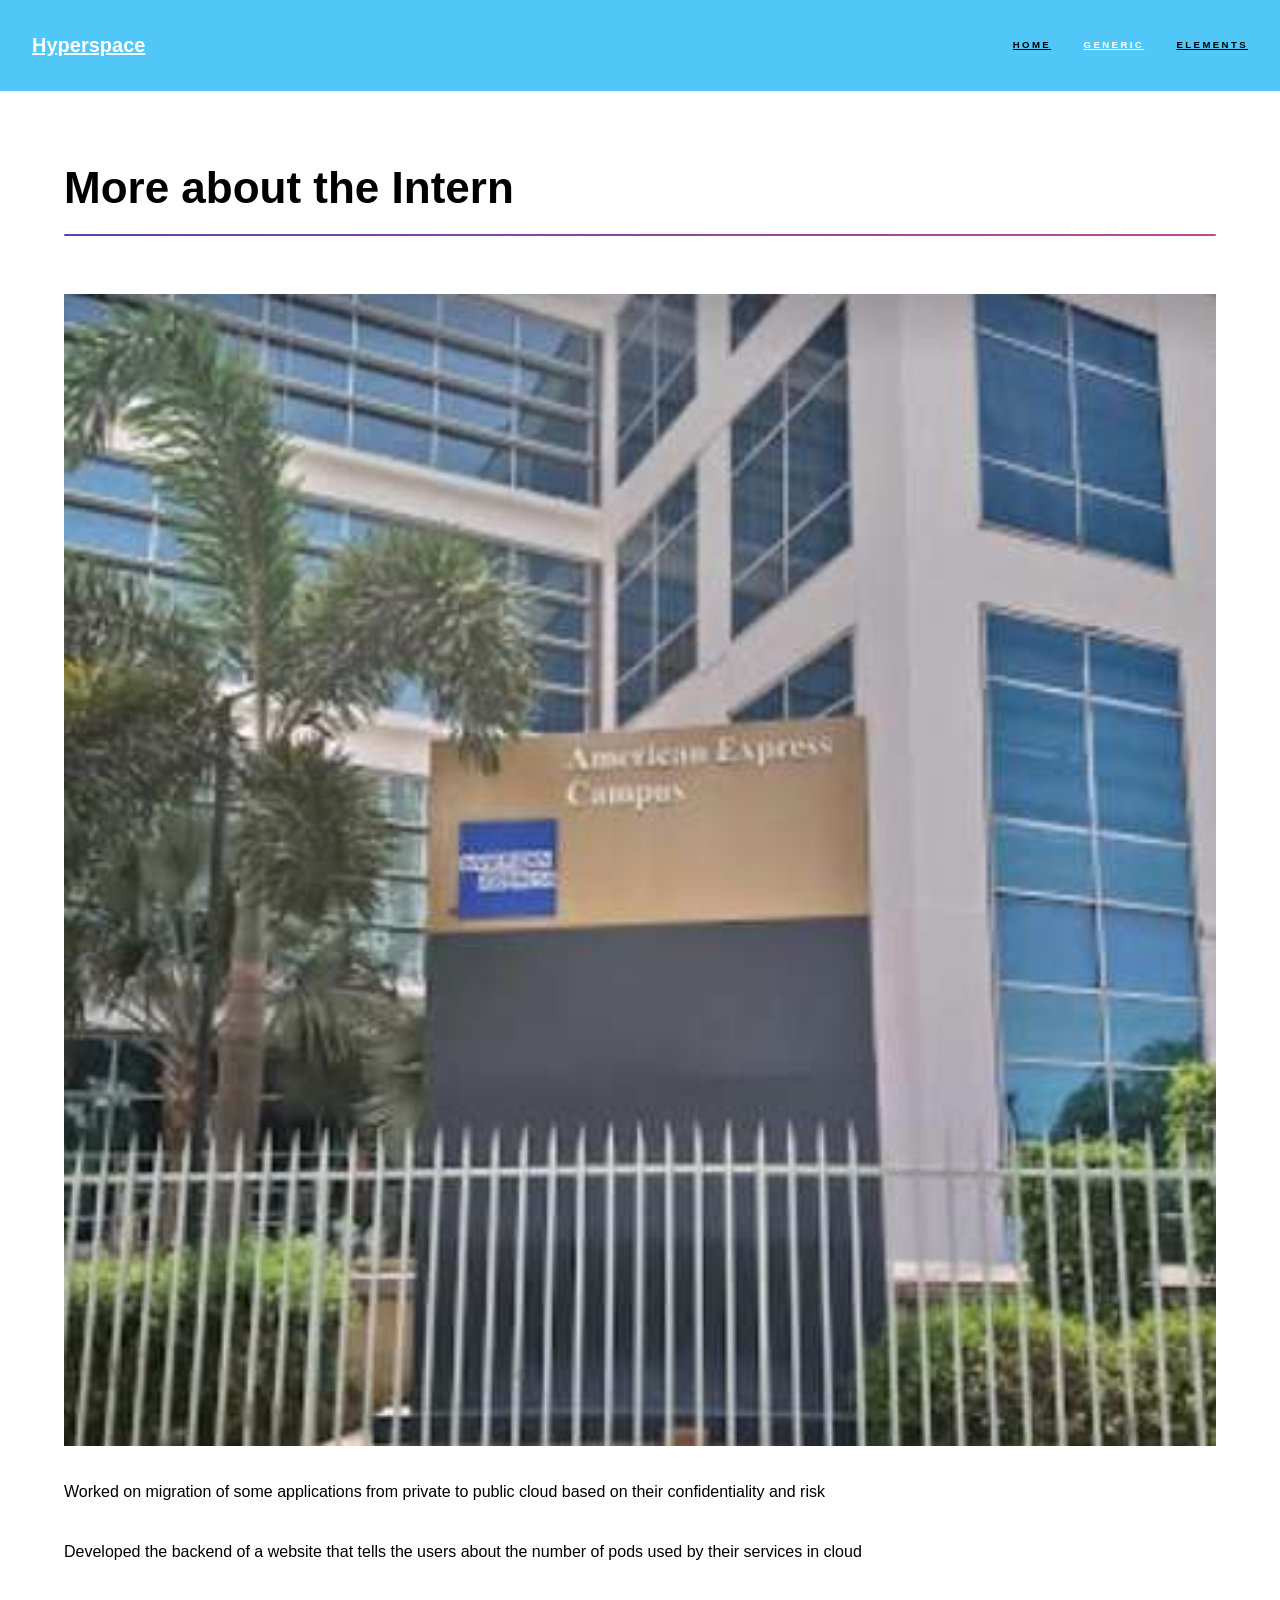
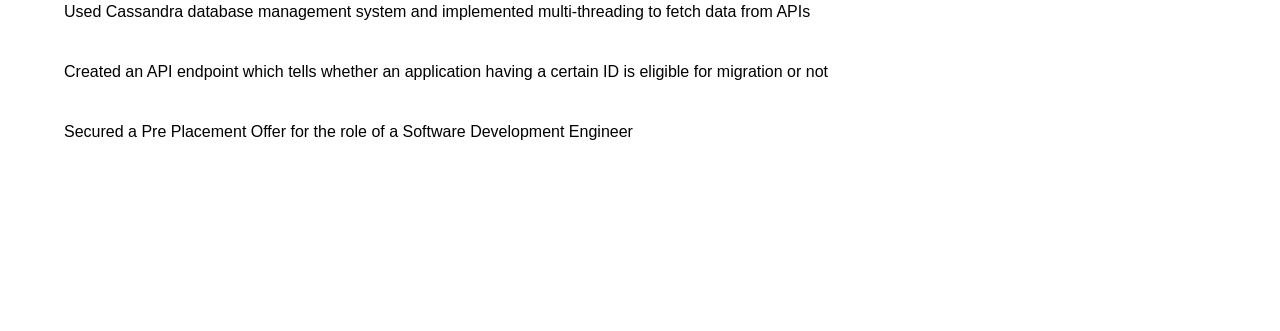
<file: generic.html>
<!DOCTYPE HTML>
<!--
	Hyperspace by HTML5 UP
	html5up.net | @ajlkn
	Free for personal and commercial use under the CCA 3.0 license (html5up.net/license)
-->
<html>
	<head>
		<title>Generic - Hyperspace by HTML5 UP</title>
		<meta charset="utf-8" />
		<meta name="viewport" content="width=device-width, initial-scale=1, user-scalable=no" />
		<link rel="stylesheet" href="assets/css/main.css" />
		<noscript><link rel="stylesheet" href="assets/css/noscript.css" /></noscript>
	</head>
	<body class="is-preload">

		<!-- Header -->
			<header id="header">
				<a href="index.html" class="title">Hyperspace</a>
				<nav>
					<ul>
						<li><a href="index.html">Home</a></li>
						<li><a href="generic.html" class="active">Generic</a></li>
						<li><a href="elements.html">Elements</a></li>
					</ul>
				</nav>
			</header>

		<!-- Wrapper -->
			<div id="wrapper">

				<!-- Main -->
					<section id="main" class="wrapper">
						<div class="inner">
							<h1 class="major">More about the Intern	</h1>
							<span class="image fit"><img src="images/amex-campus-image.jpeg" alt="" /></span>
							<p>Worked on migration of some applications from private to public cloud based on their confidentiality and risk</p>
							<p>Developed the backend of a website that tells the users about the number of pods used by their services in cloud</p>
							<p>Used Cassandra database management system and implemented multi-threading to fetch data from APIs</p>
							<p>Created an API endpoint which tells whether an application having a certain ID is eligible for migration or not</p>
							<p>Secured a Pre Placement Offer for the role of a Software Development Engineer</p>
						</div>
					</section>

			</div>

		<!-- Footer -->
			<footer id="footer" class="wrapper alt">
				<div class="inner">
					<ul class="menu">
						<!-- <li>&copy; Untitled. All rights reserved.</li><li>Design: <a href="http://html5up.net">HTML5 UP</a></li> -->
					</ul>
				</div>
			</footer>

		<!-- Scripts -->
			<script src="assets/js/jquery.min.js"></script>
			<script src="assets/js/jquery.scrollex.min.js"></script>
			<script src="assets/js/jquery.scrolly.min.js"></script>
			<script src="assets/js/browser.min.js"></script>
			<script src="assets/js/breakpoints.min.js"></script>
			<script src="assets/js/util.js"></script>
			<script src="assets/js/main.js"></script>

	</body>
</html>
</file>
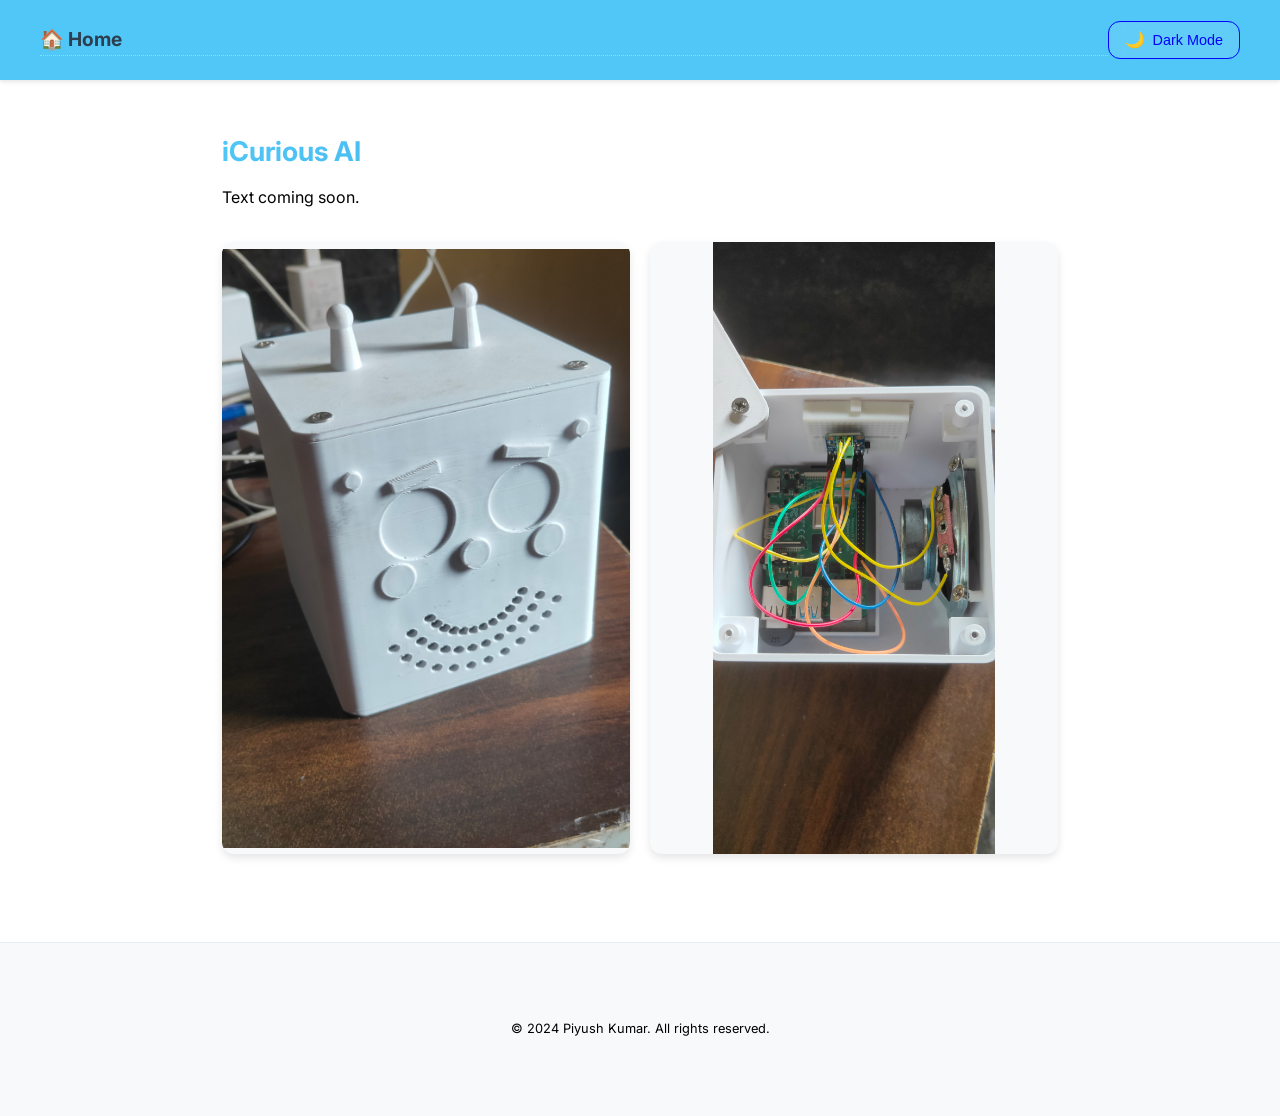
<file: icurious_ai.html>
<!DOCTYPE HTML>
<html lang="en">
	<head>
		<title>iCurious AI - Piyush Kumar</title>
		<meta charset="utf-8" />
		<meta name="viewport" content="width=device-width, initial-scale=1" />
		<meta name="description" content="iCurious AI: physical AI companions for kids, built by Piyush Kumar." />

		<link rel="preconnect" href="https://fonts.googleapis.com">
		<link rel="preconnect" href="https://fonts.gstatic.com" crossorigin>
		<link href="https://fonts.googleapis.com/css2?family=Inter:wght@300;400;500;600;700&display=swap" rel="stylesheet">

		<link rel="stylesheet" href="assets/css/main.css" />
		<link rel="stylesheet" href="assets/css/modern.css" />
		<noscript><link rel="stylesheet" href="assets/css/noscript.css" /></noscript>
		<link rel="icon" type="image/x-icon" href="images/favicon.ico">

		<style>
			#wrapper { margin-left: 0 !important; }
			#icurious .inner { max-width: 900px; }
		</style>
	</head>
	<body class="is-preload">

		<header id="header">
			<div class="header-content">
				<a href="index.html" class="logo">🏠 Home</a>
				<button id="theme-toggle" class="theme-toggle">
					<span class="icon">🌙</span>
					<span class="text">Dark Mode</span>
				</button>
			</div>
		</header>

		<div id="wrapper">
			<section id="icurious" class="wrapper style2 fade-up">
				<div class="inner">
					<h1>iCurious AI</h1>

					<p>Text coming soon.</p>

					<div class="photo-pair">
						<img src="images/hardware_voice_AI_companion.jpg" alt="iCurious AI hardware voice companion" />
						<img src="images/hardware_voice_AI_companion_electronics.jpg" alt="iCurious AI companion electronics" />
					</div>
				</div>
			</section>
		</div>

		<footer id="footer" class="wrapper alt">
			<div class="inner">
				<ul class="menu">
					<li>&copy; 2024 Piyush Kumar. All rights reserved.</li>
				</ul>
			</div>
		</footer>

		<script src="assets/js/jquery.min.js"></script>
		<script src="assets/js/jquery.scrollex.min.js"></script>
		<script src="assets/js/jquery.scrolly.min.js"></script>
		<script src="assets/js/browser.min.js"></script>
		<script src="assets/js/breakpoints.min.js"></script>
		<script src="assets/js/util.js"></script>
		<script src="assets/js/main.js"></script>
		<script src="assets/js/modern.js"></script>

	</body>
</html>
</file>
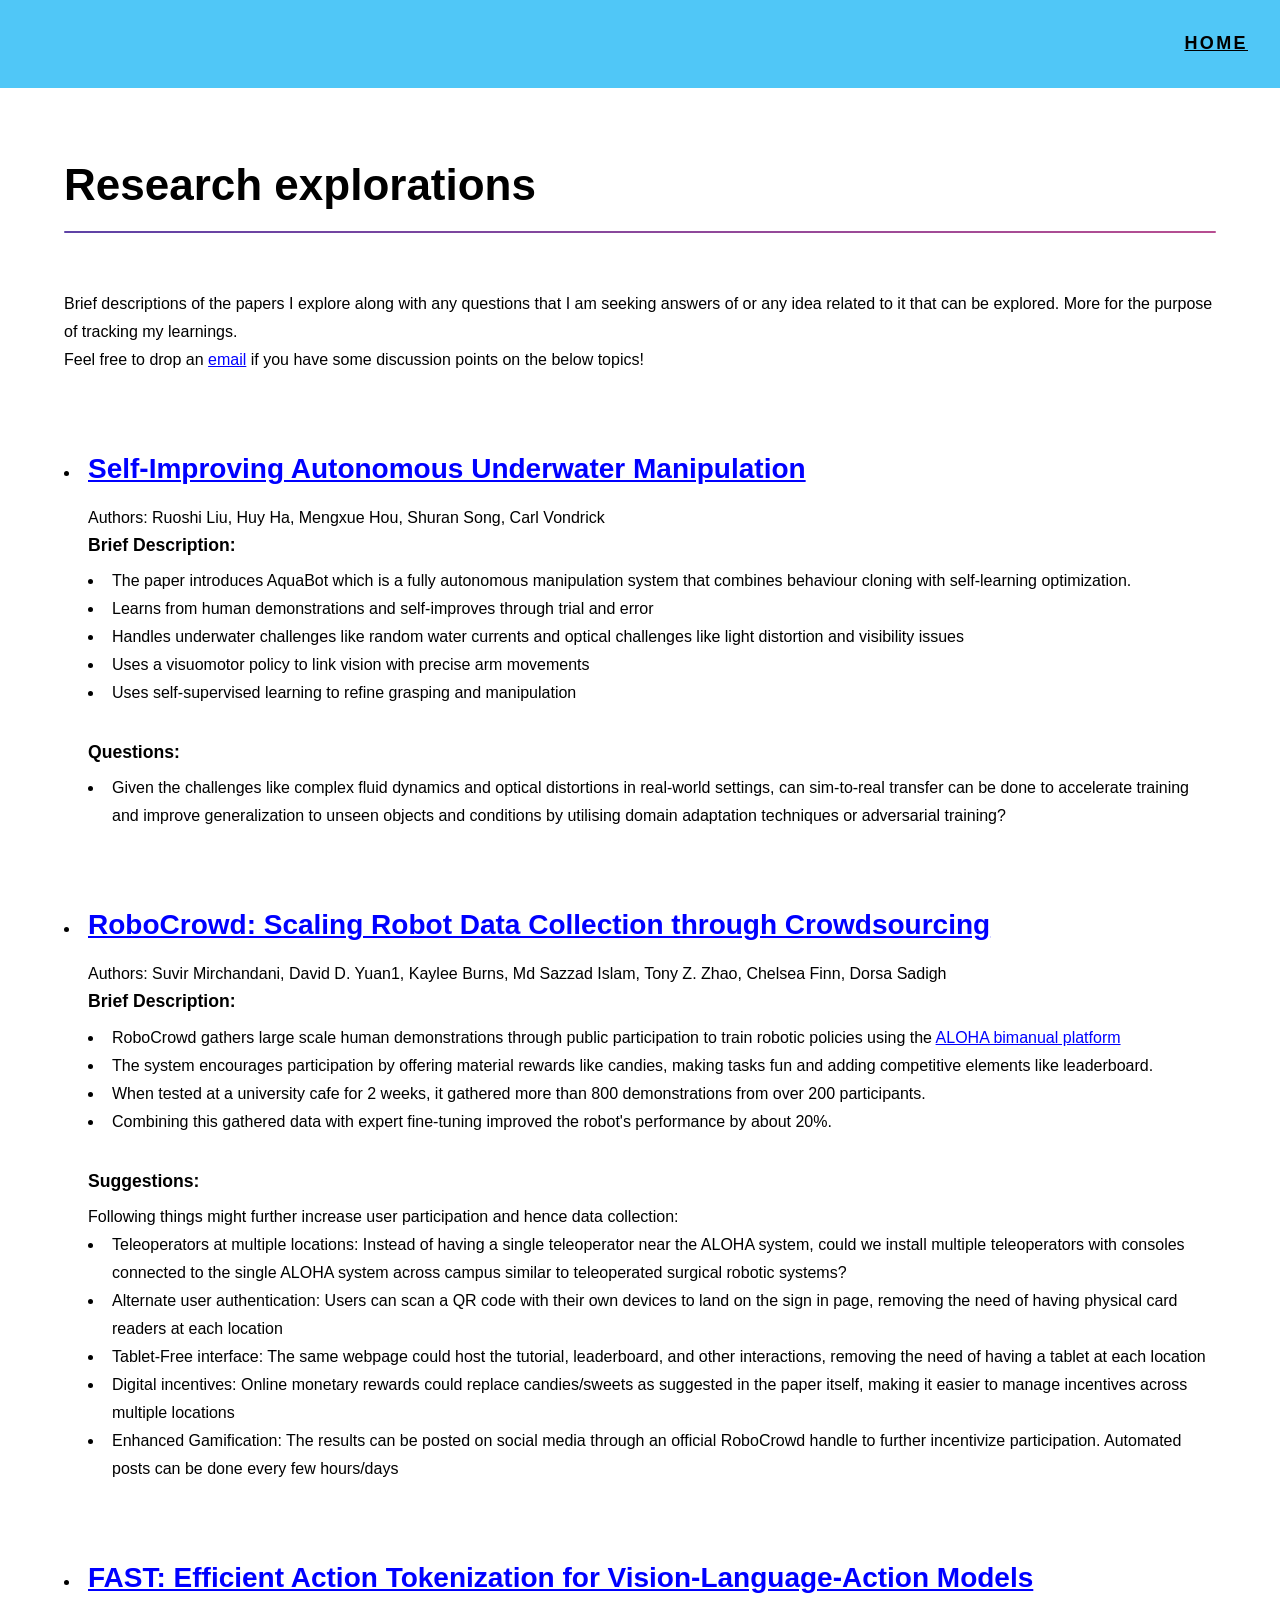
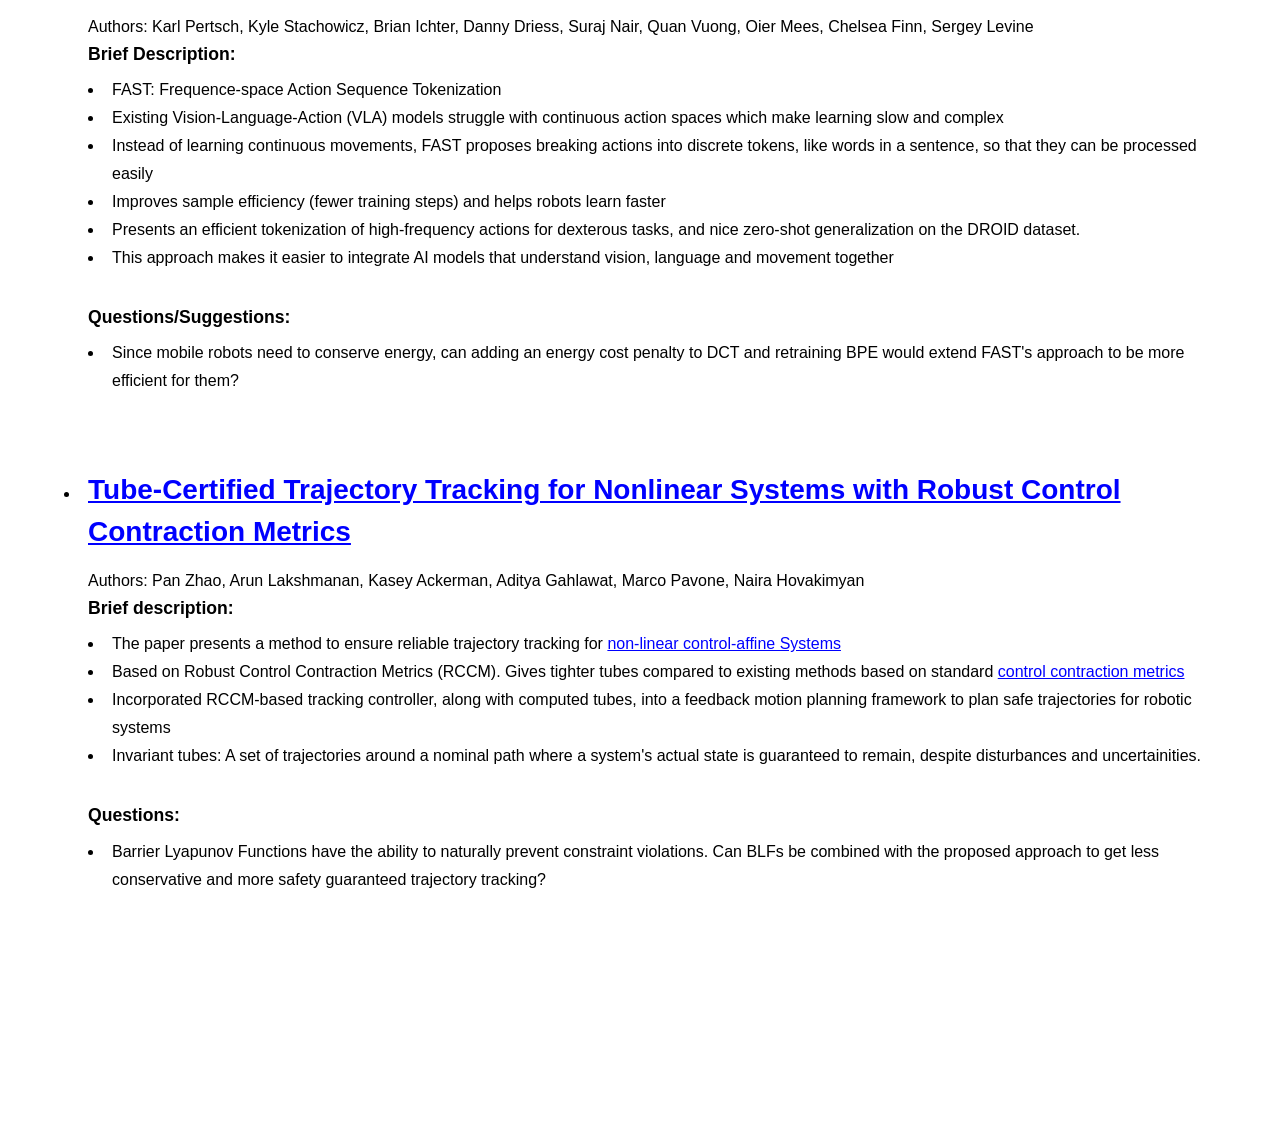
<file: research_explorations.html>
<!DOCTYPE HTML>
<!--
	Hyperspace by HTML5 UP
	html5up.net | @ajlkn
	Free for personal and commercial use under the CCA 3.0 license (html5up.net/license)
-->
<html>
	<head>
		<title>Generic - Hyperspace by HTML5 UP</title>
		<meta charset="utf-8" />
		<meta name="viewport" content="width=device-width, initial-scale=1, user-scalable=no" />
		<link rel="stylesheet" href="./assets/css/main.css" />
		<noscript><link rel="stylesheet" href="./assets/css/noscript.css" /></noscript>
	</head>
	<body class="is-preload">

		<!-- Header -->
			<header id="header">
				<!-- <a href="index.html" class="title">Hyperspace</a> -->
				<nav>
					<ul>
						<li><a href="./index.html"><font size="4">Home</font></a></li>
					</ul>
				</nav>
			</header>

		<!-- Wrapper -->
			<div id="wrapper">

				<!-- Main -->
					<section id="main" class="wrapper">
						<div class="inner">
							<h1 class="major">Research explorations</h1>
                            <p>Brief descriptions of the papers I explore along with any questions that I am seeking answers of or any idea related to it that can be explored. More for the purpose of tracking my learnings.
                                <br> Feel free to drop an <a href="mailto:piyushk.kpiyush25@gmail.com">email</a> if you have some discussion points on the below topics!</p>
                            <hr>
                            
                            
                            <ul>

                                <li>
                                    <h2><a href="https://arxiv.org/pdf/2410.18969"> Self-Improving Autonomous Underwater Manipulation </a> </h2>
                                    Authors: Ruoshi Liu, Huy Ha, Mengxue Hou, Shuran Song, Carl Vondrick
                                    <h3>Brief Description:</h3>
                                    <ul>
                                        <li>The paper introduces AquaBot which is a fully autonomous manipulation system that combines behaviour cloning with self-learning optimization.</li>
                                        <li>Learns from human demonstrations and self-improves through trial and error</li>
                                        <li>Handles underwater challenges like random water currents and optical challenges like light distortion and visibility issues</li>
                                        <li>Uses a visuomotor policy to link vision with precise arm movements</li>
                                        <li>Uses self-supervised learning to refine grasping and manipulation</li>
                                        
                                    </ul>

                                    <h3>Questions:</h3>
                                    
                                    <ul>
                                        <li>Given the challenges like complex fluid dynamics and optical distortions in real-world settings, can sim-to-real transfer can be done 
                                            to accelerate training and improve generalization to unseen objects and conditions by utilising domain adaptation techniques or adversarial training?</li>
                                    </ul>
                                </li>

                                <hr>

                                <li>
                                    <h2><a href="https://arxiv.org/abs/2411.01915"> RoboCrowd: Scaling Robot Data Collection through Crowdsourcing </a> </h2>
                                    Authors: Suvir Mirchandani, David D. Yuan1, Kaylee Burns, Md Sazzad Islam, Tony Z. Zhao, Chelsea Finn, Dorsa Sadigh
                                    <h3>Brief Description:</h3>
                                    <ul>
                                        <li>RoboCrowd gathers large scale human demonstrations through public participation to train robotic policies using the <a href="https://aloha-2.github.io/">ALOHA bimanual platform</a></li>
                                        <li>The system encourages participation by offering material rewards like candies, making tasks fun and adding competitive elements like leaderboard.</li>
                                        <li>When tested at a university cafe for 2 weeks, it gathered more than 800 demonstrations from over 200 participants.</li>
                                        <li>Combining this gathered data with expert fine-tuning improved the robot's performance by about 20%.</li>
                                    </ul>

                                    <h3>Suggestions:</h3>
                                    Following things might further increase user participation and hence data collection:
                                    <ul>
                                        <li>Teleoperators at multiple locations: Instead of having a single teleoperator near the ALOHA system, 
                                            could we install multiple teleoperators with consoles connected to the single ALOHA system across 
                                            campus similar to teleoperated surgical robotic systems?  </li>
                                        <li>Alternate user authentication: Users can scan a QR code with their own devices to land on the sign in page, 
                                            removing the need of having physical card readers at each location </li>
                                        <li>Tablet-Free interface: The same webpage could host the tutorial, leaderboard, and other interactions, 
                                            removing the need of having a tablet at each location</li>
                                        <li>Digital incentives: Online monetary rewards could replace candies/sweets as suggested in the paper itself, 
                                            making it easier to manage incentives across multiple locations</li>
                                        <li>Enhanced Gamification: The results can be posted on social media through an official RoboCrowd handle to further 
                                            incentivize participation. Automated posts can be done every few hours/days</li>
                                    </ul>
                                </li>

                                <hr>

                                <li>
                                    <h2><a href="https://arxiv.org/abs/2501.09747"> FAST: Efficient Action Tokenization for Vision-Language-Action Models </a> </h2>
                                    Authors: Karl Pertsch, Kyle Stachowicz, Brian Ichter, Danny Driess, Suraj Nair, Quan Vuong, Oier Mees, Chelsea Finn, Sergey Levine
                                    <h3>Brief Description:</h3>
                                    <ul>
                                        <li>FAST: Frequence-space Action Sequence Tokenization</li>
                                        <li>Existing Vision-Language-Action (VLA) models struggle with continuous action spaces which make learning slow and complex</li>
                                        <li>Instead of learning continuous movements, FAST proposes breaking actions into discrete tokens, like words in a sentence, so that they can be processed easily</li>
                                        <li>Improves sample efficiency (fewer training steps) and helps robots learn faster</li>
                                        <li>Presents an efficient tokenization of high-frequency actions for dexterous tasks, and nice zero-shot generalization on the DROID dataset.</li>
                                        <li>This approach makes it easier to integrate AI models that understand vision, language and movement together</li>
                                    </ul>

                                    <h3>Questions/Suggestions:</h3>
                                    
                                    <ul>
                                        <li>Since mobile robots need to conserve energy, can adding an energy cost penalty to DCT and retraining BPE would extend FAST's approach to be more efficient for them? </li>
                                    </ul>
                                </li>

                                <hr>

                                <li>
                                    <h2><a href="https://arxiv.org/abs/2109.04453"> Tube-Certified Trajectory Tracking for Nonlinear Systems with Robust Control Contraction Metrics </a> </h2>
                                    Authors: Pan Zhao, Arun Lakshmanan, Kasey Ackerman, Aditya Gahlawat, Marco Pavone, Naira Hovakimyan
                                    <!-- <span class="image fit"><img src="../images/amex-campus-image.jpeg" alt="" /></span> -->
                                    <h3>Brief description:</h3>
                                    <ul>
                                        <li>The paper presents a method to ensure reliable trajectory tracking for 
                                            <a href="https://www.wolfram.com/mathematica/new-in-10/nonlinear-control-systems/affine-nonlinear-systems.html">non-linear control-affine Systems</a> </li>
                                        <li>Based on Robust Control Contraction Metrics (RCCM). Gives tighter tubes compared to existing methods based on standard 
                                            <a href="https://arxiv.org/abs/1503.03144">control contraction metrics</a></li>
                                        <li>Incorporated RCCM-based tracking controller, along with computed tubes, into a feedback motion planning framework to plan safe trajectories for robotic systems</li>
                                        <li>Invariant tubes: A set of trajectories around a nominal path where a system's actual state is guaranteed to remain, despite 
                                            disturbances and uncertainities. </li>
                                    </ul>
                                    <p></p>
                                    <h3>Questions:</h3>
                                    <ul>
                                        <li>Barrier Lyapunov Functions have the ability to naturally prevent constraint violations. Can BLFs be combined with the proposed approach
                                            to get less conservative and more safety guaranteed trajectory tracking?
                                        </li>
                                    </ul>
                                </li>


                                <hr>


                            </ul>
							
						</div>
					</section>

			</div>

		<!-- Footer -->
			<footer id="footer" class="wrapper alt">
				<div class="inner">
					<ul class="menu">
						<!-- <li>&copy; Untitled. All rights reserved.</li><li>Design: <a href="http://html5up.net">HTML5 UP</a></li> -->
					</ul>
				</div>
			</footer>

		<!-- Scripts -->
			<script src="assets/js/jquery.min.js"></script>
			<script src="assets/js/jquery.scrollex.min.js"></script>
			<script src="assets/js/jquery.scrolly.min.js"></script>
			<script src="assets/js/browser.min.js"></script>
			<script src="assets/js/breakpoints.min.js"></script>
			<script src="assets/js/util.js"></script>
			<script src="assets/js/main.js"></script>

	</body>
</html>
</file>
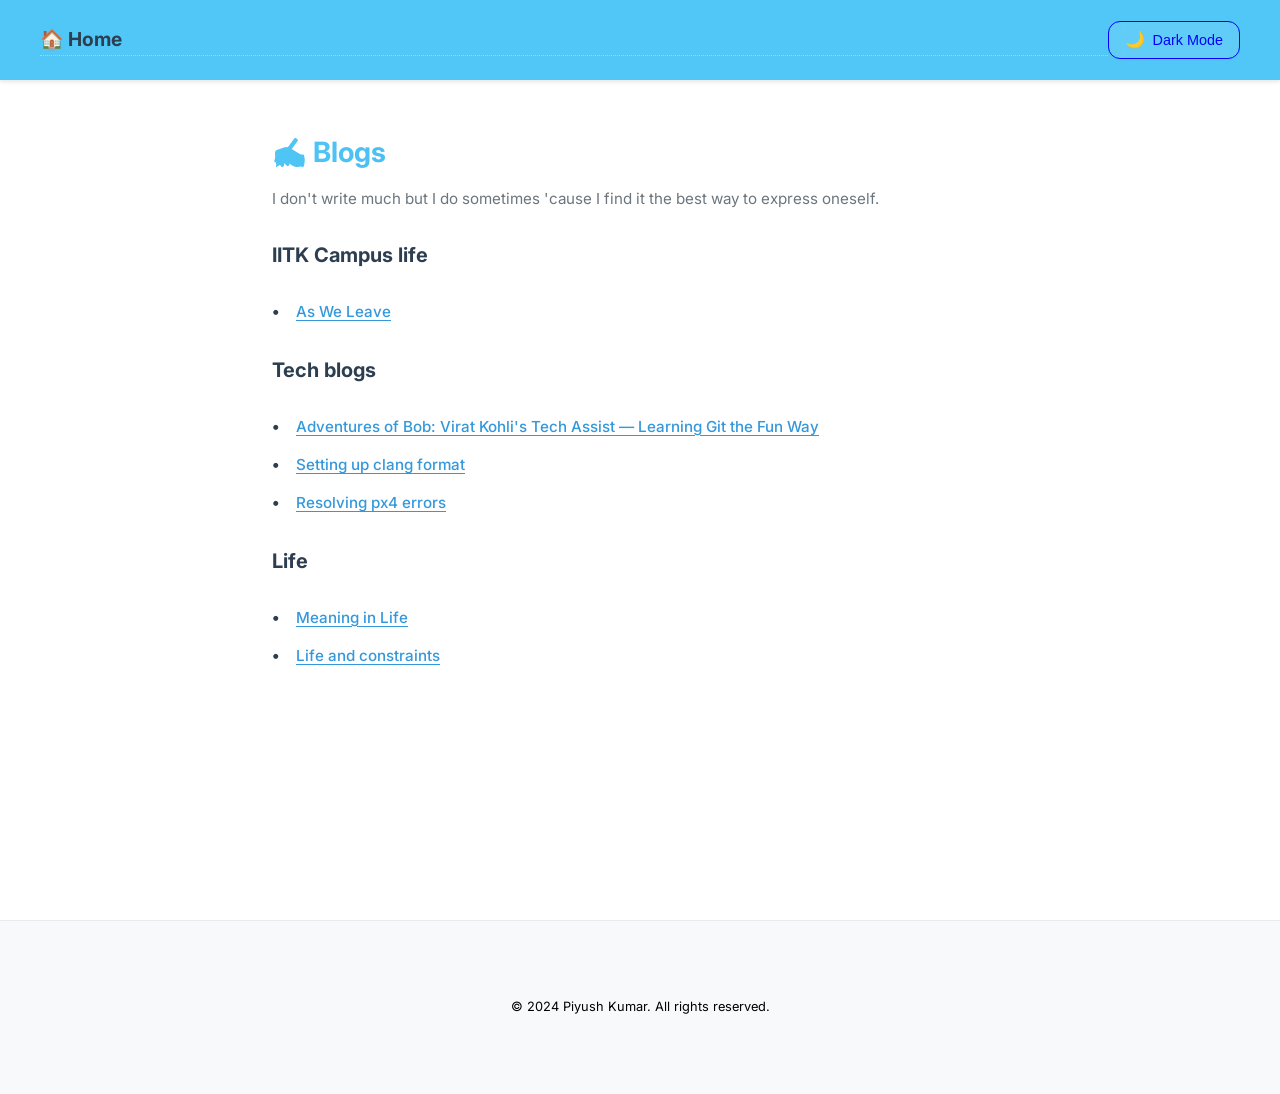
<file: blogs/blogs_home.html>
<!DOCTYPE HTML>
<html lang="en">
	<head>
		<title>Blogs - Piyush Kumar</title>
		<meta charset="utf-8" />
		<meta name="viewport" content="width=device-width, initial-scale=1" />
		<meta name="description" content="Blogs by Piyush Kumar - Software Engineer & Robotics Enthusiast" />
		
		<!-- Preload fonts -->
		<link rel="preconnect" href="https://fonts.googleapis.com">
		<link rel="preconnect" href="https://fonts.gstatic.com" crossorigin>
		<link href="https://fonts.googleapis.com/css2?family=Inter:wght@300;400;500;600;700&display=swap" rel="stylesheet">
		
		<!-- Stylesheets -->
		<link rel="stylesheet" href="../assets/css/main.css" />
		<link rel="stylesheet" href="../assets/css/modern.css" />
		<noscript><link rel="stylesheet" href="../assets/css/noscript.css" /></noscript>
		
		<!-- Favicon -->
		<link rel="icon" type="image/x-icon" href="../images/favicon.ico">
		
		<!-- Blog-specific styles -->
		<style>
			/* Blog page specific styles - no sidebar */
			#wrapper {
				margin-left: 0 !important;
			}
			
			/* Blog section styling */
			#blogs {
				background: var(--background-color);
			}
			
			#blogs .inner {
				max-width: 800px;
			}
			
			/* Blog links styling - simple list */
			.blog-list {
				list-style: none;
				padding-left: 0;
				margin: 2rem 0;
			}
			
			.blog-list li {
				margin-bottom: 0.75rem;
				padding-left: 1.5rem;
				position: relative;
			}
			
			.blog-list li::before {
				content: "•";
				color: var(--text-primary);
				font-weight: bold;
				position: absolute;
				left: 0;
			}
			
			.blog-list li a {
				color: #3498db;
				text-decoration: underline;
				text-decoration-color: #3498db;
				text-underline-offset: 3px;
				font-weight: 500;
				font-size: 0.95rem;
				transition: all var(--transition-fast);
				display: inline-block;
			}
			
			.blog-list li a:hover {
				color: #2980b9;
				text-decoration-color: #2980b9;
			}
			
			[data-theme="dark"] .blog-list li a {
				color: #5dade2;
				text-decoration-color: #5dade2;
			}
			
			[data-theme="dark"] .blog-list li a:hover {
				color: #3498db;
				text-decoration-color: #3498db;
			}
			
			.blog-intro {
				color: var(--text-secondary);
				font-size: 0.95rem;
				line-height: 1.7;
				margin-bottom: 2rem;
			}
			
			#blogs h1 {
				margin-bottom: 1rem;
				font-size: 1.75rem;
			}
			
			.blog-category {
				font-size: 1.25rem;
				margin-top: 2rem;
				margin-bottom: 0.75rem;
				color: var(--text-primary);
			}
			
			.blog-category:first-of-type {
				margin-top: 0;
			}
		</style>
	</head>
	<body class="is-preload">

		<!-- Modern Header -->
		<header id="header">
			<div class="header-content">
				<a href="../index.html" class="logo">🏠 Home</a>
				<button id="theme-toggle" class="theme-toggle">
					<span class="icon">🌙</span>
					<span class="text">Dark Mode</span>
				</button>
			</div>
		</header>

		<!-- Wrapper -->
		<div id="wrapper">
			<!-- Blogs Section -->
			<section id="blogs" class="wrapper style2 fade-up">
				<div class="inner">
					<h1>✍️ Blogs</h1>
					<p class="blog-intro">I don't write much but I do sometimes 'cause I find it the best way to express oneself.</p>
					
					<h2 class="blog-category">IITK Campus life</h2>
					<ul class="blog-list">
						<li><a href="https://voxiitk.com/as-we-leave-2023-30/" target="_blank" rel="noopener">As We Leave</a></li>
					</ul>
					
					<h2 class="blog-category">Tech blogs</h2>
					<ul class="blog-list">
						<li><a href="https://medium.com/@kpiyush25/adventures-of-bob-virat-kohlis-tech-assist-learning-git-the-fun-way-1aa9bf64f090" target="_blank" rel="noopener">Adventures of Bob: Virat Kohli's Tech Assist — Learning Git the Fun Way</a></li>
						<li><a href="https://gist.github.com/kpiyush25/9eba550acc3318935cf85f41ebba2ac7" target="_blank" rel="noopener">Setting up clang format</a></li>
						<li><a href="https://gist.github.com/kpiyush25/f4ef60a23c5e95df14576b2b82a60dea" target="_blank" rel="noopener">Resolving px4 errors</a></li>
					</ul>
					
					<h2 class="blog-category">Life</h2>
					<ul class="blog-list">
						<li><a href="meaning-in-life.html">Meaning in Life</a></li>
						<li><a href="life-and-constraints.html">Life and constraints</a></li>
					</ul>
				</div>
			</section>
		</div>

		<!-- Footer -->
		<footer id="footer" class="wrapper alt">
			<div class="inner">
				<ul class="menu">
					<li>&copy; 2024 Piyush Kumar. All rights reserved.</li>
				</ul>
			</div>
		</footer>

		<!-- Scripts -->
		<script src="../assets/js/jquery.min.js"></script>
		<script src="../assets/js/jquery.scrollex.min.js"></script>
		<script src="../assets/js/jquery.scrolly.min.js"></script>
		<script src="../assets/js/browser.min.js"></script>
		<script src="../assets/js/breakpoints.min.js"></script>
		<script src="../assets/js/util.js"></script>
		<script src="../assets/js/main.js"></script>
		<script src="../assets/js/modern.js"></script>

	</body>
</html>
</file>
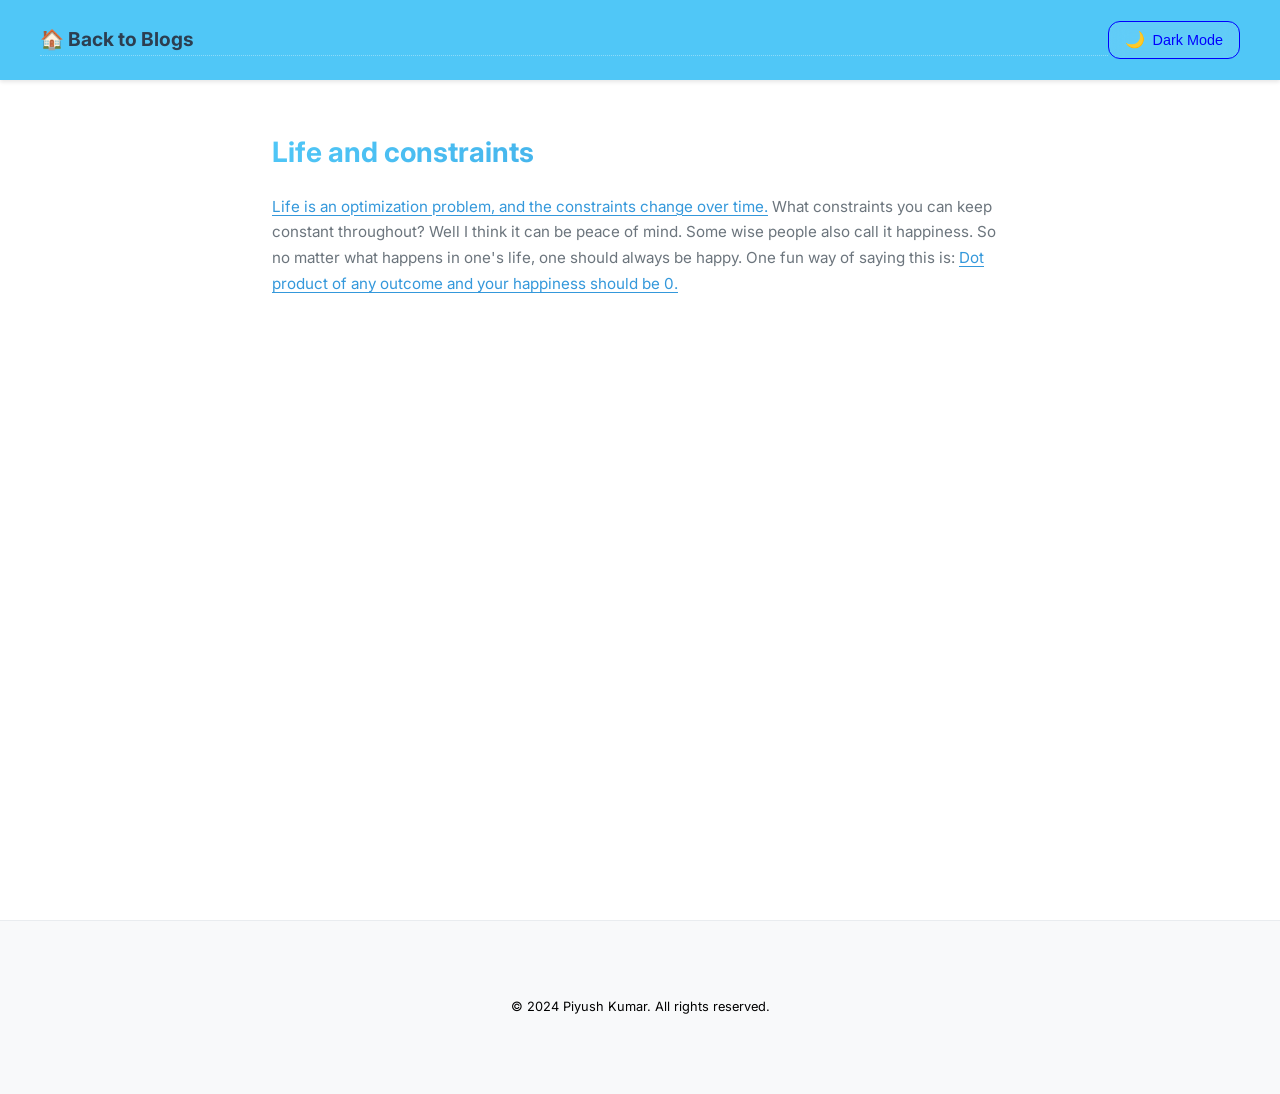
<file: blogs/life-and-constraints.html>
<!DOCTYPE HTML>
<html lang="en">
	<head>
		<title>Life and constraints - Piyush Kumar</title>
		<meta charset="utf-8" />
		<meta name="viewport" content="width=device-width, initial-scale=1" />
		<meta name="description" content="Life and constraints - A blog by Piyush Kumar" />
		
		<!-- Preload fonts -->
		<link rel="preconnect" href="https://fonts.googleapis.com">
		<link rel="preconnect" href="https://fonts.gstatic.com" crossorigin>
		<link href="https://fonts.googleapis.com/css2?family=Inter:wght@300;400;500;600;700&display=swap" rel="stylesheet">
		
		<!-- Stylesheets -->
		<link rel="stylesheet" href="../assets/css/main.css" />
		<link rel="stylesheet" href="../assets/css/modern.css" />
		<noscript><link rel="stylesheet" href="../assets/css/noscript.css" /></noscript>
		
		<!-- Favicon -->
		<link rel="icon" type="image/x-icon" href="../images/favicon.ico">
		
		<!-- Blog-specific styles -->
		<style>
			/* Blog page specific styles - no sidebar */
			#wrapper {
				margin-left: 0 !important;
			}
			
			/* Blog section styling */
			#blog-post {
				background: var(--background-color);
			}
			
			#blog-post .inner {
				max-width: 800px;
			}
			
			.blog-content {
				color: var(--text-secondary);
				font-size: 0.95rem;
				line-height: 1.7;
				margin-top: 1.5rem;
			}
			
			[data-theme="dark"] .blog-content {
				color: #e0e0e0;
			}
			
			.blog-content p {
				margin-bottom: 1.5rem;
				color: inherit;
			}
			
			.blog-content p:last-child {
				margin-bottom: 0;
			}
			
			.blog-content a {
				color: #3498db;
				text-decoration: underline;
				text-decoration-color: #3498db;
				text-underline-offset: 3px;
				transition: all var(--transition-fast);
			}
			
			.blog-content a:hover {
				color: #2980b9;
				text-decoration-color: #2980b9;
			}
			
			[data-theme="dark"] .blog-content a {
				color: #7dd3fc;
				text-decoration-color: #7dd3fc;
			}
			
			[data-theme="dark"] .blog-content a:hover {
				color: #60a5fa;
				text-decoration-color: #60a5fa;
			}
			
			#blog-post h1 {
				margin-bottom: 1rem;
				font-size: 1.75rem;
			}
		</style>
	</head>
	<body class="is-preload">

		<!-- Modern Header -->
		<header id="header">
			<div class="header-content">
				<a href="blogs_home.html" class="logo">🏠 Back to Blogs</a>
				<button id="theme-toggle" class="theme-toggle">
					<span class="icon">🌙</span>
					<span class="text">Dark Mode</span>
				</button>
			</div>
		</header>

		<!-- Wrapper -->
		<div id="wrapper">
			<!-- Blog Post Section -->
			<section id="blog-post" class="wrapper style2 fade-up">
				<div class="inner">
					<h1>Life and constraints</h1>
					<div class="blog-content">
						<p>
							<a href="https://x.com/PiyushKThisSide/status/1940822109758132704?s=20" target="_blank" rel="noopener">Life is an optimization problem, and the constraints change over time.</a> What constraints you can keep constant throughout? 
							Well I think it can be peace of mind. Some wise people also call it happiness. So no 
							matter what happens in one's life, one should always be happy. One fun way of saying this 
							is: <a href="https://x.com/PiyushKThisSide/status/1936105929709437346?s=20" target="_blank" 
							rel="noopener">Dot product of any outcome and your happiness should be 0.</a> 
						</p>
					</div>
				</div>
			</section>
		</div>

		<!-- Footer -->
		<footer id="footer" class="wrapper alt">
			<div class="inner">
				<ul class="menu">
					<li>&copy; 2024 Piyush Kumar. All rights reserved.</li>
				</ul>
			</div>
		</footer>

		<!-- Scripts -->
		<script src="../assets/js/jquery.min.js"></script>
		<script src="../assets/js/jquery.scrollex.min.js"></script>
		<script src="../assets/js/jquery.scrolly.min.js"></script>
		<script src="../assets/js/browser.min.js"></script>
		<script src="../assets/js/breakpoints.min.js"></script>
		<script src="../assets/js/util.js"></script>
		<script src="../assets/js/main.js"></script>
		<script src="../assets/js/modern.js"></script>

	</body>
</html>
</file>
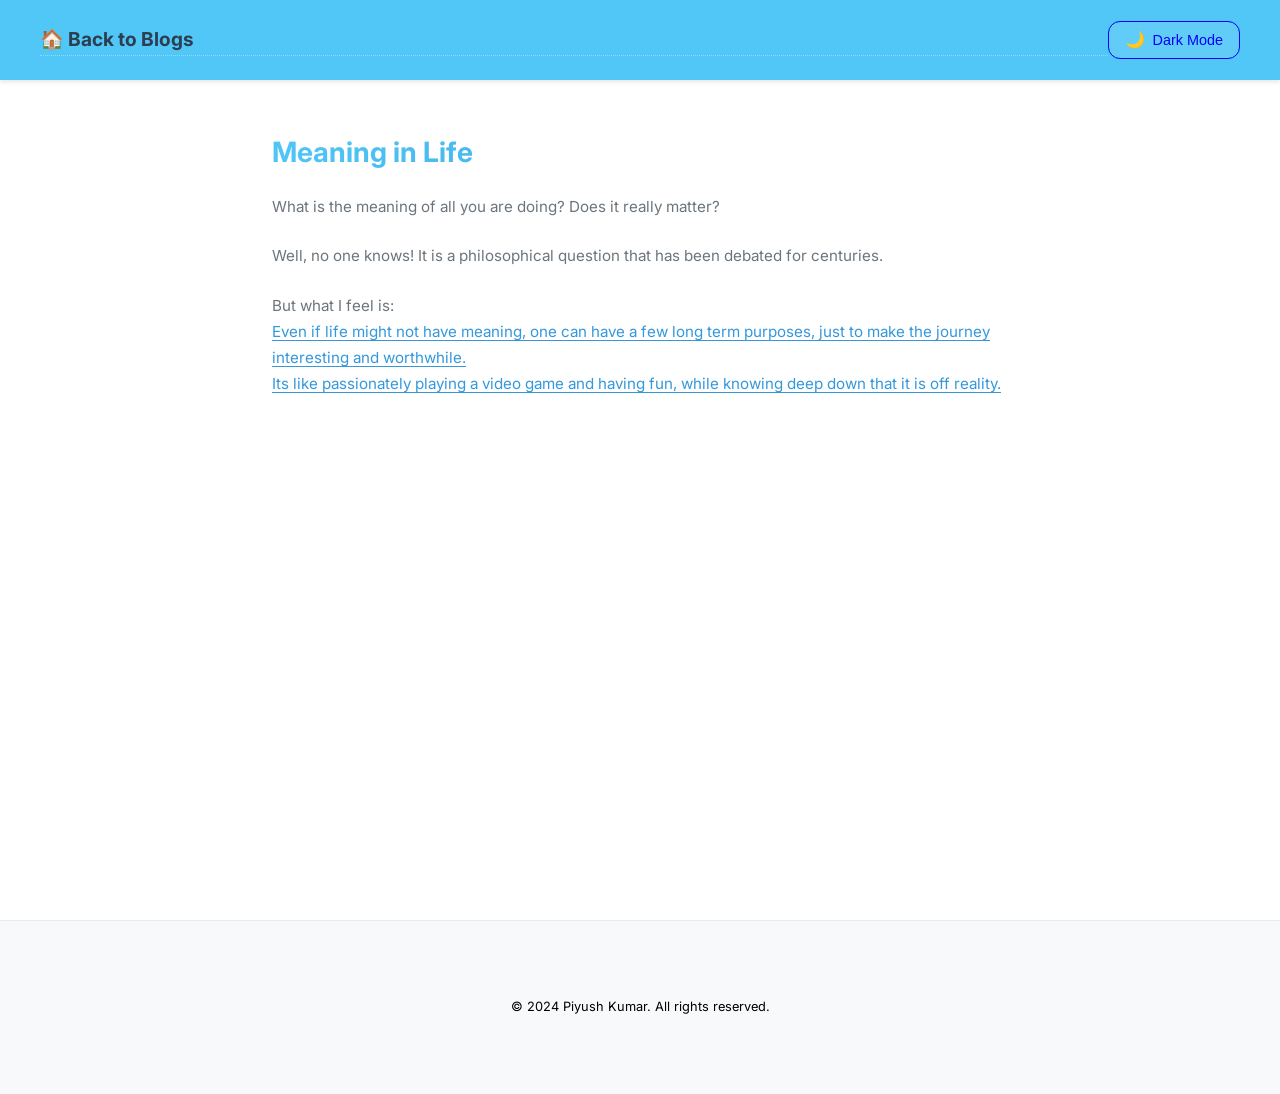
<file: blogs/meaning-in-life.html>
<!DOCTYPE HTML>
<html lang="en">
	<head>
		<title>Meaning in Life - Piyush Kumar</title>
		<meta charset="utf-8" />
		<meta name="viewport" content="width=device-width, initial-scale=1" />
		<meta name="description" content="Meaning in Life - A blog by Piyush Kumar" />
		
		<!-- Preload fonts -->
		<link rel="preconnect" href="https://fonts.googleapis.com">
		<link rel="preconnect" href="https://fonts.gstatic.com" crossorigin>
		<link href="https://fonts.googleapis.com/css2?family=Inter:wght@300;400;500;600;700&display=swap" rel="stylesheet">
		
		<!-- Stylesheets -->
		<link rel="stylesheet" href="../assets/css/main.css" />
		<link rel="stylesheet" href="../assets/css/modern.css" />
		<noscript><link rel="stylesheet" href="../assets/css/noscript.css" /></noscript>
		
		<!-- Favicon -->
		<link rel="icon" type="image/x-icon" href="../images/favicon.ico">
		
		<!-- Blog-specific styles -->
		<style>
			/* Blog page specific styles - no sidebar */
			#wrapper {
				margin-left: 0 !important;
			}
			
			/* Blog section styling */
			#blog-post {
				background: var(--background-color);
			}
			
			#blog-post .inner {
				max-width: 800px;
			}
			
			.blog-content {
				color: var(--text-secondary);
				font-size: 0.95rem;
				line-height: 1.7;
				margin-top: 1.5rem;
			}
			
			[data-theme="dark"] .blog-content {
				color: #e0e0e0;
			}
			
			.blog-content p {
				margin-bottom: 1.5rem;
				color: inherit;
			}
			
			.blog-content p:last-child {
				margin-bottom: 0;
			}
			
			.blog-content a {
				color: #3498db;
				text-decoration: underline;
				text-decoration-color: #3498db;
				text-underline-offset: 3px;
				transition: all var(--transition-fast);
			}
			
			.blog-content a:hover {
				color: #2980b9;
				text-decoration-color: #2980b9;
			}
			
			[data-theme="dark"] .blog-content a {
				color: #7dd3fc;
				text-decoration-color: #7dd3fc;
			}
			
			[data-theme="dark"] .blog-content a:hover {
				color: #60a5fa;
				text-decoration-color: #60a5fa;
			}
			
			#blog-post h1 {
				margin-bottom: 1rem;
				font-size: 1.75rem;
			}
		</style>
	</head>
	<body class="is-preload">

		<!-- Modern Header -->
		<header id="header">
			<div class="header-content">
				<a href="blogs_home.html" class="logo">🏠 Back to Blogs</a>
				<button id="theme-toggle" class="theme-toggle">
					<span class="icon">🌙</span>
					<span class="text">Dark Mode</span>
				</button>
			</div>
		</header>

		<!-- Wrapper -->
		<div id="wrapper">
			<!-- Blog Post Section -->
			<section id="blog-post" class="wrapper style2 fade-up">
				<div class="inner">
					<h1>Meaning in Life</h1>
					<div class="blog-content">
						<p>What is the meaning of all you are doing? Does it really matter?</p>
						<p>Well, no one knows! It is a philosophical question that has been debated for centuries.</p>
						<p>But what I feel is: <br>
							<a href="https://x.com/PiyushKThisSide/status/1948966580425294294?s=20" target="_blank" rel="noopener">
								Even if life might not have meaning, one can have a few long term purposes, just to make the journey 
								interesting and worthwhile. <br>
						        Its like passionately playing a video game and having fun, while knowing deep down that it is off reality.</a></p>
					</div>
				</div>
			</section>
		</div>

		<!-- Footer -->
		<footer id="footer" class="wrapper alt">
			<div class="inner">
				<ul class="menu">
					<li>&copy; 2024 Piyush Kumar. All rights reserved.</li>
				</ul>
			</div>
		</footer>

		<!-- Scripts -->
		<script src="../assets/js/jquery.min.js"></script>
		<script src="../assets/js/jquery.scrollex.min.js"></script>
		<script src="../assets/js/jquery.scrolly.min.js"></script>
		<script src="../assets/js/browser.min.js"></script>
		<script src="../assets/js/breakpoints.min.js"></script>
		<script src="../assets/js/util.js"></script>
		<script src="../assets/js/main.js"></script>
		<script src="../assets/js/modern.js"></script>

	</body>
</html>
</file>
<file: assets/css/modern.css>
/* Modern Website Styles with Dark Mode Support - Mobile First Responsive Design */

:root {
  /* Light Mode Colors */
  --primary-color: #50c7f7;
  --secondary-color: #2c3e50;
  --background-color: #ffffff;
  --surface-color: #f8f9fa;
  --text-primary: #2c3e50;
  --text-secondary: #6c757d;
  --border-color: #e9ecef;
  --shadow-color: rgba(0, 0, 0, 0.1);
  --accent-color: #3498db;
  --success-color: #27ae60;
  --warning-color: #f39c12;
  --error-color: #e74c3c;
  
  /* Typography */
  --font-family: 'Inter', -apple-system, BlinkMacSystemFont, 'Segoe UI', Roboto, sans-serif;
  --font-size-base: 16px;
  --line-height-base: 1.6;
  
  /* Spacing */
  --spacing-xs: 0.25rem;
  --spacing-sm: 0.5rem;
  --spacing-md: 1rem;
  --spacing-lg: 1.5rem;
  --spacing-xl: 2rem;
  --spacing-xxl: 3rem;
  
  /* Border Radius */
  --border-radius-sm: 4px;
  --border-radius-md: 8px;
  --border-radius-lg: 12px;
  --border-radius-xl: 16px;
  
  /* Transitions */
  --transition-fast: 0.15s ease;
  --transition-normal: 0.3s ease;
  --transition-slow: 0.5s ease;
  
  /* Shadows */
  --shadow-sm: 0 2px 4px var(--shadow-color);
  --shadow-md: 0 4px 8px var(--shadow-color);
  --shadow-lg: 0 8px 16px var(--shadow-color);
  --shadow-xl: 0 12px 24px var(--shadow-color);
}

/* Responsive breakpoints */
:root {
  --mobile: 480px;
  --tablet: 768px;
  --laptop: 1024px;
  --desktop: 1280px;
}

/* Dark Mode Colors */
[data-theme="dark"] {
  --primary-color: #50c7f7;
  --secondary-color: #2c3e50;
  --background-color: #1a1a1a;
  --surface-color: #2d2d2d;
  --text-primary: #ffffff;
  --text-secondary: #e0e0e0;
  --border-color: #404040;
  --shadow-color: rgba(0, 0, 0, 0.3);
  --accent-color: #3498db;
  --success-color: #27ae60;
  --warning-color: #f39c12;
  --error-color: #e74c3c;
}

/* Base Styles */
* {
  box-sizing: border-box;
}

body {
  font-family: var(--font-family);
  font-size: var(--font-size-base);
  line-height: var(--line-height-base);
  color: var(--text-primary);
  background-color: var(--background-color);
  margin: 0;
  padding: 0;
  overflow-x: hidden;
  overflow-wrap: break-word;
}

/* Mobile-First Header */
#header {
  background: var(--primary-color);
  position: fixed;
  top: 0;
  left: 0;
  right: 0;
  height: 60px;
  z-index: 10001;
  display: flex;
  align-items: center;
  justify-content: space-between;
  padding: 0 1rem;
  box-shadow: var(--shadow-sm);
}

#header .header-content {
  display: flex;
  justify-content: space-between;
  align-items: center;
  width: 100%;
  max-width: 1200px;
  margin: 0 auto;
  position: relative;
}

#header .header-content .logo {
  flex: 1;
}

#header .header-content .theme-toggle {
  margin-right: 60px; /* Space for hamburger menu */
}

#header .logo {
  font-size: 1.2rem;
  font-weight: 700;
  color: var(--text-primary);
  text-decoration: none;
  transition: color var(--transition-fast);
}

#header .logo:hover {
  color: var(--accent-color);
}

/* Mobile Menu Toggle */
.mobile-menu-toggle {
  display: flex;
  flex-direction: column;
  justify-content: space-around;
  width: 40px;
  height: 40px;
  background: rgba(255, 255, 255, 0.1);
  border: 2px solid var(--text-primary);
  border-radius: var(--border-radius-md);
  cursor: pointer;
  padding: 8px;
  z-index: 10003;
  position: fixed;
  top: 10px;
  right: 15px;
  transition: all var(--transition-fast);
  -webkit-backdrop-filter: blur(10px);
  backdrop-filter: blur(10px);
}

.mobile-menu-toggle:hover {
  background: rgba(255, 255, 255, 0.2);
  transform: scale(1.05);
  box-shadow: 0 4px 12px rgba(0, 0, 0, 0.1);
}

.mobile-menu-toggle span {
  width: 100%;
  height: 3px;
  background: var(--text-primary);
  border-radius: 3px;
  transition: all var(--transition-normal);
  display: block;
}

.mobile-menu-toggle.active {
  background: rgba(255, 255, 255, 0.2);
  transform: scale(1.05);
}

.mobile-menu-toggle.active span:nth-child(1) {
  transform: rotate(45deg) translate(6px, 6px);
}

.mobile-menu-toggle.active span:nth-child(2) {
  opacity: 0;
  transform: scale(0);
}

.mobile-menu-toggle.active span:nth-child(3) {
  transform: rotate(-45deg) translate(6px, -6px);
}

/* Dark Mode Toggle */
.theme-toggle {
  background: rgba(255, 255, 255, 0.1);
  border: 2px solid var(--text-primary);
  border-radius: var(--border-radius-lg);
  padding: var(--spacing-sm) var(--spacing-md);
  cursor: pointer;
  transition: all var(--transition-fast);
  display: flex;
  align-items: center;
  gap: var(--spacing-sm);
  color: var(--text-primary);
  font-size: 0.8rem;
  font-weight: 500;
  text-transform: none;
  letter-spacing: normal;
  line-height: 1.3;
  height: auto;
  -webkit-backdrop-filter: blur(10px);
  backdrop-filter: blur(10px);
  min-width: 90px;
  justify-content: center;
}

.theme-toggle:hover {
  background-color: var(--text-primary);
  color: var(--background-color);
  transform: translateY(-2px);
  box-shadow: var(--shadow-md);
}

.theme-toggle .icon {
  font-size: 1rem;
}

/* Mobile-First Sidebar */
#sidebar {
  position: fixed;
  top: 60px;
  left: -100%;
  width: 100%;
  height: calc(100vh - 60px);
  background: linear-gradient(135deg, var(--primary-color) 0%, rgba(80, 199, 247, 0.95) 100%);
  z-index: 10001;
  transition: left var(--transition-normal);
  overflow-y: auto;
  overflow-x: hidden;
  padding: 0;
  display: block;
  -webkit-backdrop-filter: blur(20px);
  backdrop-filter: blur(20px);
  box-shadow: 0 0 30px rgba(0, 0, 0, 0.1);
}

#sidebar.active {
  left: 0;
}

/* Mobile Menu Backdrop */
.mobile-menu-backdrop {
  position: fixed;
  top: 0;
  left: 0;
  width: 100%;
  height: 100%;
  background: rgba(0, 0, 0, 0.5);
  z-index: 10000;
  opacity: 0;
  visibility: hidden;
  transition: all var(--transition-normal);
}

.mobile-menu-backdrop.active {
  opacity: 1;
  visibility: visible;
}

#sidebar .inner {
  padding: 1.5rem 1rem;
  height: 100%;
  display: flex;
  flex-direction: column;
  justify-content: flex-start;
}

#sidebar .inner::before {
  content: "";
  font-size: 1.1rem;
  font-weight: 700;
  letter-spacing: 0.03em;
  text-transform: uppercase;
  color: var(--text-primary);
  text-align: center;
  margin-bottom: 1rem;
  padding-bottom: 0.75rem;
  border-bottom: 2px solid rgba(255, 255, 255, 0.2);
}

#sidebar nav {
  flex: 1;
  width: 100%;
}

#sidebar nav ul {
  list-style: none;
  padding: 0;
  margin: 0;
  display: flex;
  flex-direction: column;
  gap: 0.4rem;
  width: 100%;
  padding-bottom: 1.5rem;
}

#sidebar nav ul li {
  margin: 0;
  width: 100%;
}

#sidebar nav ul li a {
  display: flex;
  align-items: center;
  gap: 0.75rem;
  padding: 0.65rem 1rem;
  color: var(--text-primary);
  text-decoration: none;
  border-radius: var(--border-radius-md);
  transition: all var(--transition-fast);
  font-weight: 500;
  font-size: 0.92rem;
  line-height: 1.4;
  text-transform: none;
  letter-spacing: normal;
  width: 100%;
  background: rgba(255, 255, 255, 0.05);
  border: 1px solid rgba(255, 255, 255, 0.1);
  -webkit-backdrop-filter: blur(10px);
  backdrop-filter: blur(10px);
}

#sidebar nav ul li a:hover {
  background-color: rgba(255, 255, 255, 0.15);
  color: var(--text-primary);
  transform: translateX(8px);
  box-shadow: 0 4px 12px rgba(0, 0, 0, 0.1);
  border-color: rgba(255, 255, 255, 0.2);
}

#sidebar nav ul li a:active {
  transform: translateX(4px);
  background-color: rgba(255, 255, 255, 0.2);
}

/* Mobile-First Wrapper */
#wrapper,
#sidebar + #wrapper {
  margin-left: 0;
  margin-top: 60px;
  min-height: calc(100vh - 60px);
}

/* Mobile-First Sections */
.wrapper {
  background-color: var(--background-color);
  transition: background-color var(--transition-normal);
}

.wrapper.style1 {
  background: linear-gradient(135deg, var(--surface-color) 0%, var(--background-color) 100%);
}

.wrapper.style2 {
  background: var(--background-color);
}

.wrapper .inner {
  max-width: 1100px;
  margin: 0 auto;
  padding: 2rem 1rem;
}

/* Mobile-First Cards */
.card {
  background: var(--surface-color);
  border-radius: var(--border-radius-lg);
  padding: 1.5rem;
  margin-bottom: 1.5rem;
  box-shadow: var(--shadow-sm);
  border: 1px solid var(--border-color);
  transition: all var(--transition-normal);
  position: relative;
  overflow: hidden;
}

.card::before {
  content: '';
  position: absolute;
  top: 0;
  left: 0;
  right: 0;
  height: 4px;
  background: linear-gradient(90deg, var(--primary-color), var(--accent-color));
}

.card:hover {
  transform: translateY(-2px);
  box-shadow: var(--shadow-md);
}

/* Mobile-First Buttons */
.button {
  display: inline-flex;
  align-items: center;
  gap: var(--spacing-sm);
  padding: 0.4rem 1.25rem;
  background: var(--primary-color);
  color: var(--background-color);
  text-decoration: none;
  text-transform: none;
  letter-spacing: normal;
  border-radius: var(--border-radius-md);
  font-weight: 500;
  transition: all var(--transition-fast);
  border: none;
  cursor: pointer;
  position: relative;
  overflow: hidden;
  font-size: 0.9rem;
  line-height: 1.3;
  height: auto;
  min-height: 32px;
  justify-content: center;
}

.button:hover {
  transform: translateY(-2px);
  box-shadow: var(--shadow-md);
}

.button.secondary {
  background: transparent;
  color: var(--primary-color);
  border: 2px solid var(--primary-color);
}

.button.secondary:hover {
  background: var(--primary-color);
  color: var(--background-color);
}

/* Mobile-First Typography */
h1, h2, h3, h4, h5, h6 {
  color: var(--text-primary);
  font-weight: 700;
  line-height: 1.2;
  margin-bottom: 1rem;
}

h1 {
  font-size: 1.7rem;
  background: linear-gradient(135deg, var(--primary-color), var(--accent-color));
  -webkit-background-clip: text;
  -webkit-text-fill-color: transparent;
  background-clip: text;
}

h2 {
  font-size: 1.45rem;
}

h3 {
  font-size: 1.25rem;
}

/* Mobile-First Introduction Section */
#intro {
  min-height: 0;
  display: flex;
  align-items: center;
  background: linear-gradient(135deg, var(--surface-color) 0%, var(--background-color) 100%);
  position: relative;
  padding: 2rem 0;
}

.intro-content {
  display: flex;
  flex-direction: column;
  gap: 2rem;
  align-items: stretch;
  text-align: center;
  max-width: 1200px;
  margin: 0 auto;
  padding: 0 1rem;
  width: 100%;
}

.intro-greeting-wrapper {
  text-align: center;
  margin-bottom: 0.5rem;
}

.intro-greeting {
  font-size: 1rem;
  color: var(--accent-color);
  font-weight: 400;
  margin: 0;
  padding: 1rem 1.5rem;
  background: linear-gradient(135deg, rgba(80, 199, 247, 0.15) 0%, rgba(52, 152, 219, 0.1) 100%);
  border-radius: var(--border-radius-xl);
  border-left: 5px solid var(--accent-color);
  display: inline-block;
  box-shadow: var(--shadow-sm);
  transition: all var(--transition-normal);
}

.intro-greeting:hover {
  transform: translateY(-2px);
  box-shadow: var(--shadow-md);
  border-left-color: var(--primary-color);
}

.intro-main-content {
  width: 100%;
  max-width: 900px;
  margin: 0 auto;
}

.intro-card {
  background: var(--surface-color);
  border-radius: var(--border-radius-xl);
  padding: 2rem;
  border: 2px solid var(--border-color);
  box-shadow: var(--shadow-md);
  transition: all var(--transition-normal);
  position: relative;
  overflow: hidden;
  text-align: left;
}

.intro-card::before {
  content: '';
  position: absolute;
  top: 0;
  left: 0;
  right: 0;
  height: 4px;
  background: linear-gradient(90deg, var(--primary-color), var(--accent-color));
  transition: all var(--transition-normal);
}

.intro-card:hover {
  transform: translateY(-4px);
  box-shadow: var(--shadow-lg);
  border-color: var(--primary-color);
}

.intro-card-body {
  color: var(--text-secondary);
}

.intro-card-body p {
  margin: 0 0 1.5rem 0;
  font-size: 1rem;
  line-height: 1.75;
  color: var(--text-secondary);
  overflow-wrap: break-word;
}

.intro-card-body p:last-child {
  margin-bottom: 0;
}

.intro-content h1 {
  font-size: 2.5rem;
  margin-bottom: 1rem;
}

.intro-card-body p strong {
  color: var(--text-primary);
  font-weight: 600;
}

.intro-card-body p a {
  color: var(--accent-color);
  text-decoration: none;
  font-weight: 500;
  transition: all var(--transition-fast);
  border-bottom: 2px solid transparent;
}

.intro-card-body p a:hover {
  color: var(--primary-color);
  border-bottom-color: var(--primary-color);
}

.quote-section {
  margin: 0.75rem 0;
  padding: 1rem 1.25rem;
  background: linear-gradient(135deg, var(--surface-color) 0%, rgba(80, 199, 247, 0.08) 100%);
  border-radius: var(--border-radius-xl);
  border: 2px solid var(--border-color);
  position: relative;
  overflow: hidden;
  width: 100%;
  box-shadow: var(--shadow-sm);
  transition: all var(--transition-normal);
}

.quote-section:hover {
  transform: translateY(-2px);
  box-shadow: var(--shadow-md);
  border-color: var(--primary-color);
}

.quote-section h2 {
  font-size: 1rem;
  color: var(--text-primary);
  margin-bottom: 0.25rem;
  display: flex;
  align-items: center;
  gap: var(--spacing-sm);
}

.quote-section blockquote {
  font-style: italic;
  font-size: 1rem;
  margin: 0;
  color: var(--text-primary);
  font-weight: 500;
  line-height: 1.4;
}

/* Philosophy Section */
#philosophy {
  padding: 3rem 0;
  background: linear-gradient(135deg, var(--background-color) 0%, var(--surface-color) 100%);
}

.philosophy-card {
  background: linear-gradient(135deg, rgba(80, 199, 247, 0.08) 0%, rgba(52, 152, 219, 0.05) 100%);
  border-radius: var(--border-radius-xl);
  padding: 2rem;
  margin: 0 auto;
  max-width: 900px;
  border: 2px solid var(--border-color);
  box-shadow: var(--shadow-md);
  position: relative;
  overflow: hidden;
  transition: all var(--transition-normal);
}

.philosophy-card::before {
  content: '';
  position: absolute;
  top: 0;
  left: 0;
  right: 0;
  height: 4px;
  background: linear-gradient(90deg, var(--primary-color), var(--accent-color));
}

.philosophy-card:hover {
  transform: translateY(-4px);
  box-shadow: var(--shadow-lg);
  border-color: var(--primary-color);
}

.philosophy-content {
  display: flex;
  flex-direction: column;
  gap: 1.5rem;
  align-items: center;
}

.philosophy-image {
  flex-shrink: 0;
  order: 1;
  text-align: center;
}

.philosophy-image img {
  width: 150px;
  height: 150px;
  border-radius: 50%;
  object-fit: cover;
  object-position: center top;
  border: 4px solid var(--background-color);
  box-shadow: var(--shadow-md);
  transition: all var(--transition-normal);
}

.philosophy-image img:hover {
  transform: scale(1.05);
  box-shadow: var(--shadow-lg);
}

.philosophy-text-wrapper {
  order: 2;
  flex: 1;
  width: 100%;
}

.philosophy-text {
  font-size: 1rem;
  line-height: 1.75;
  color: var(--text-primary);
  margin: 0;
  text-align: center;
  font-weight: 400;
  overflow-wrap: break-word;
  letter-spacing: 0.3px;
}

.philosophy-link {
  color: var(--primary-color);
  text-decoration: none;
  font-weight: 600;
  transition: all var(--transition-fast);
  border-bottom: 2px solid transparent;
  position: relative;
}

.philosophy-link:hover {
  color: var(--accent-color);
  border-bottom-color: var(--accent-color);
}

.philosophy-tweet-link {
  color: #3498db;
  text-decoration: underline;
  text-decoration-color: #3498db;
  text-underline-offset: 3px;
  font-weight: 500;
  transition: all var(--transition-fast);
}

.philosophy-tweet-link:hover {
  color: #2980b9;
  text-decoration-color: #2980b9;
}

.intro-image {
  text-align: center;
  order: 1;
  margin-bottom: 1rem;
}

.intro-image img {
  width: 200px;
  height: 200px;
  border-radius: 50%;
  object-fit: cover;
  border: 4px solid var(--background-color);
  box-shadow: var(--shadow-lg);
  transition: all var(--transition-normal);
}

.intro-image img:hover {
  transform: scale(1.05);
  box-shadow: var(--shadow-xl);
}

.intro-actions {
  display: flex;
  flex-direction: column;
  gap: 1rem;
  margin-top: 1rem;
  width: 100%;
  max-width: 500px;
  margin-left: auto;
  margin-right: auto;
}

.intro-actions .button {
  width: 100%;
  justify-content: center;
  padding: 0.5rem 1.5rem;
  font-size: 0.95rem;
  font-weight: 600;
}

/* Mobile-First Project Content */
.project-content {
  display: flex;
  flex-direction: column;
  gap: 1.5rem;
  align-items: stretch;
}

.project-image {
  width: 100%;
  height: 200px;
  overflow: hidden;
  border-radius: var(--border-radius-lg);
  box-shadow: var(--shadow-md);
  transition: all var(--transition-normal);
  order: 1;
}

.project-image:hover {
  transform: translateY(-2px);
  box-shadow: var(--shadow-lg);
}

.project-image img {
  width: 100%;
  height: 100%;
  object-fit: cover;
  object-position: center;
  transition: transform var(--transition-normal);
}

.project-image img:hover {
  transform: scale(1.05);
}

/* Image carousel */
.carousel {
  position: relative;
  width: 100%;
  height: 100%;
  overflow: hidden;
}

.carousel-track {
  display: flex;
  height: 100%;
  transition: transform 0.45s cubic-bezier(0.4, 0, 0.2, 1);
}

.carousel-track .slide {
  flex: 0 0 100%;
  height: 100%;
  overflow: hidden;
}

.carousel-track .slide img,
.project-image .carousel-track .slide img:hover {
  width: 100%;
  height: 100%;
  object-fit: cover;
  transform: scale(1.25);
}

/* Tall frame for portrait photos so they are shown whole */
.project-image.tall {
  height: 380px;
  max-width: 280px;
  margin-inline: auto;
  background: var(--surface-color);
}

@media (min-width: 768px) {
  .project-image.tall {
    width: 260px;
    height: 400px;
    margin-inline: 0;
    flex-shrink: 0;
  }
}

.carousel-btn {
  position: absolute;
  top: 50%;
  transform: translateY(-50%);
  width: 2.25rem;
  height: 2.25rem;
  padding: 0;
  display: flex;
  align-items: center;
  justify-content: center;
  border: none;
  border-radius: 50%;
  background: rgba(0, 0, 0, 0.5);
  color: #fff;
  font-size: 0.9rem;
  line-height: 1;
  cursor: pointer;
  transition: background 0.2s ease;
  z-index: 2;
}

.carousel-btn:hover { background: rgba(0, 0, 0, 0.8); }
.carousel-btn.prev { left: 0.5rem; }
.carousel-btn.next { right: 0.5rem; }

.carousel-dots {
  position: absolute;
  left: 0;
  right: 0;
  bottom: 0.6rem;
  display: flex;
  justify-content: center;
  gap: 0.4rem;
  z-index: 2;
}

.carousel-dots button {
  width: 0.5rem;
  height: 0.5rem;
  padding: 0;
  border: none;
  border-radius: 50%;
  background: rgba(255, 255, 255, 0.55);
  cursor: pointer;
  transition: background 0.2s ease, transform 0.2s ease;
}

.carousel-dots button.active {
  background: #fff;
  transform: scale(1.3);
}

.project-details {
  order: 2;
  flex: 1;
}

.project-details h3 {
  font-size: 1.3rem;
  margin-bottom: 0.75rem;
  color: var(--text-primary);
}

.project-meta {
  display: flex;
  gap: 0.5rem;
  flex-wrap: wrap;
  margin-bottom: 0.75rem;
}

.project-details p {
  font-size: 1rem;
  line-height: 1.6;
  color: var(--text-secondary);
  margin-bottom: 1rem;
}

.project-actions {
  display: flex;
  flex-direction: column;
  gap: 0.75rem;
}

.project-actions .button {
  width: 100%;
  justify-content: center;
  padding: 0.45rem 1rem;
  font-size: 0.9rem;
}

/* Awards & Recognition */
.award-group {
  margin-top: 2rem;
}

.award-group:first-of-type {
  margin-top: 0;
}

.award-group-title {
  font-size: 1.3rem;
  color: var(--primary-color);
  margin-bottom: 1rem;
  padding-bottom: 0.5rem;
  border-bottom: 2px solid var(--border-color);
}

.award-image-placeholder {
  display: flex;
  align-items: center;
  justify-content: center;
  text-align: center;
  padding: 1rem;
  border: 2px dashed var(--border-color);
  background: var(--surface-color);
  color: var(--text-secondary);
  font-size: 0.85rem;
  line-height: 1.4;
}

.awards-more-note {
  text-align: center;
  color: var(--text-secondary);
  font-style: italic;
  margin-top: 1rem;
}

/* Trophy Cabinet Gallery */
.award-gallery-heading {
  font-size: 1.3rem;
  color: var(--primary-color);
  margin-bottom: 0.5rem;
}

.award-gallery-subtitle {
  color: var(--text-secondary);
  font-size: 0.9rem;
  margin-bottom: 1.25rem;
}

.award-gallery {
  display: grid;
  grid-template-columns: repeat(auto-fill, minmax(200px, 1fr));
  gap: 1.25rem;
  margin-bottom: 2.5rem;
}

.award-gallery-item {
  border-radius: var(--border-radius-lg);
  overflow: hidden;
  box-shadow: var(--shadow-md);
  border: 1px solid var(--border-color);
  background: var(--surface-color);
  transition: all var(--transition-normal);
}

.award-gallery-item:hover {
  transform: translateY(-4px);
  box-shadow: var(--shadow-lg);
}

.award-gallery-item img {
  width: 100%;
  height: 190px;
  object-fit: cover;
  display: block;
}

.award-gallery-caption {
  padding: 0.6rem 0.9rem;
  font-size: 0.8rem;
  color: var(--text-secondary);
  text-align: center;
}

/* Sliding carousel for a competition with multiple photos */
.award-carousel {
  position: relative;
  width: 100%;
  height: 200px;
  overflow: hidden;
  border-radius: var(--border-radius-lg);
  box-shadow: var(--shadow-md);
  order: 1;
}

.award-carousel-track {
  display: flex;
  height: 100%;
  transition: transform 1s ease;
}

.award-carousel-track img {
  flex: 0 0 100%;
  width: 100%;
  height: 100%;
  object-fit: cover;
  object-position: center;
}

.award-carousel-prev,
.award-carousel-next {
  position: absolute;
  top: 50%;
  transform: translateY(-50%);
  width: 34px;
  height: 34px;
  border-radius: 50%;
  background: rgba(0, 0, 0, 0.45);
  color: #fff;
  border: none;
  font-size: 1rem;
  line-height: 1;
  cursor: pointer;
  display: flex;
  align-items: center;
  justify-content: center;
  transition: background var(--transition-fast);
  z-index: 1;
}

.award-carousel-prev {
  left: 0.5rem;
}

.award-carousel-next {
  right: 0.5rem;
}

.award-carousel-prev:hover,
.award-carousel-next:hover {
  background: rgba(0, 0, 0, 0.75);
}

.project-image img,
.award-gallery-item img {
}

/* Lightbox */
.lightbox-overlay {
  position: fixed;
  inset: 0;
  background: rgba(0, 0, 0, 0.9);
  display: none;
  align-items: center;
  justify-content: center;
  z-index: 2000;
  padding: 3rem 1.5rem;
  cursor: zoom-out;
}

.lightbox-overlay.active {
  display: flex;
}

.lightbox-overlay img {
  max-width: 100%;
  max-height: 100%;
  border-radius: var(--border-radius-md);
  box-shadow: var(--shadow-lg);
  cursor: default;
}

.lightbox-close {
  position: absolute;
  top: 1.25rem;
  right: 1.25rem;
  width: 44px;
  height: 44px;
  border-radius: 50%;
  background: rgba(255, 255, 255, 0.15);
  color: #fff;
  border: none;
  font-size: 1.5rem;
  line-height: 1;
  cursor: pointer;
  display: flex;
  align-items: center;
  justify-content: center;
  transition: background var(--transition-fast);
}

.lightbox-close:hover {
  background: rgba(255, 255, 255, 0.3);
}

.lightbox-prev,
.lightbox-next {
  position: absolute;
  top: 50%;
  transform: translateY(-50%);
  width: 44px;
  height: 44px;
  border-radius: 50%;
  background: rgba(255, 255, 255, 0.15);
  color: #fff;
  border: none;
  font-size: 1.25rem;
  line-height: 1;
  cursor: pointer;
  display: flex;
  align-items: center;
  justify-content: center;
  transition: background var(--transition-fast);
  z-index: 1;
}

.lightbox-prev {
  left: 1.25rem;
}

.lightbox-next {
  right: 1.25rem;
}

.lightbox-prev:hover,
.lightbox-next:hover {
  background: rgba(255, 255, 255, 0.3);
}

/* Mobile-First Tags */
.tag {
  display: inline-block;
  padding: 0.25rem 0.5rem;
  background: var(--primary-color);
  color: var(--background-color);
  border-radius: var(--border-radius-sm);
  font-size: 0.75rem;
  font-weight: 500;
  margin: 0.125rem;
  transition: all var(--transition-fast);
}

.tag:hover {
  transform: translateY(-1px);
  box-shadow: var(--shadow-sm);
}

/* Mobile-First Contact Section */
.contact-section {
  margin-top: 1.5rem;
}

.contact-section h3 {
  color: var(--text-primary);
  margin-bottom: 0.75rem;
  font-size: 1.1rem;
  font-weight: 600;
}

.contact-section p {
  margin-bottom: 0.75rem;
}

.contact-section a {
  color: var(--primary-color);
  text-decoration: none;
  font-weight: 500;
  transition: color var(--transition-normal);
}

.contact-section a:hover {
  color: var(--accent-color);
}

.contact-section .icons {
  display: flex;
  flex-wrap: wrap;
  gap: 0.75rem;
  list-style: none;
  padding: 0;
  margin: 0;
}

.contact-section .icons li {
  margin: 0;
}

.contact-section .icons a {
  display: inline-block;
  width: 2.5rem;
  height: 2.5rem;
  line-height: 2.5rem;
  text-align: center;
  background: var(--primary-color);
  color: var(--text-primary);
  border-radius: 50%;
  transition: all var(--transition-normal);
}

.contact-section .icons a:hover {
  background: var(--accent-color);
  transform: translateY(-2px);
  box-shadow: var(--shadow-md);
}

/* Mobile-First Footer */
#footer {
  background: var(--surface-color);
  border-top: 1px solid var(--border-color);
  padding: 1.5rem 0;
  text-align: center;
}

#footer .menu {
  list-style: none;
  padding: 0;
  margin: 0;
  display: flex;
  flex-direction: column;
  gap: 0.5rem;
}

#footer .menu li {
  margin: 0;
}

#footer .menu a {
  color: var(--text-secondary);
  text-decoration: none;
  transition: color var(--transition-normal);
}

#footer .menu a:hover {
  color: var(--primary-color);
}

/* Mobile-specific adjustments */
@media (max-width: 767px) {
  #header .header-content .theme-toggle {
    margin-right: 50px; /* Ensure space for hamburger menu */
    min-width: 80px;
    font-size: 0.75rem;
    padding: 0.5rem 0.75rem;
  }
  
  .mobile-menu-toggle {
    right: 10px;
  }

  #philosophy {
    padding: 2rem 0;
  }

  .philosophy-card {
    padding: 1.5rem;
    margin: 0 1rem;
  }

  .philosophy-content {
    gap: 1.25rem;
  }

  .philosophy-image img {
    width: 120px;
    height: 120px;
    object-position: center top;
  }

  .philosophy-text {
    font-size: 1rem;
    line-height: 1.7;
    text-align: left;
  }

  .intro-greeting {
    font-size: 1rem;
    padding: 0.875rem 1.25rem;
  }

  .intro-card {
    padding: 1.5rem;
  }

  .intro-card-body p {
    font-size: 1rem;
    line-height: 1.7;
    margin-bottom: 1.25rem;
  }

  .quote-section {
    padding: 1rem 1.25rem;
  }
}

/* Responsive Design - Tablet and up */
@media (min-width: 768px) {
  #header {
    height: 70px;
    padding: 0 2rem;
  }

  #header .header-content .theme-toggle {
    margin-right: 0; /* Remove margin on larger screens */
  }

  #philosophy {
    padding: 4rem 0;
  }

  .philosophy-card {
    padding: 2.5rem;
    max-width: 1000px;
  }

  .philosophy-content {
    flex-direction: row;
    align-items: flex-start;
    gap: 2rem;
    text-align: left;
  }

  .philosophy-image {
    order: 1;
  }

  .philosophy-image img {
    width: 180px;
    height: 180px;
    object-position: center top;
  }

  .philosophy-text-wrapper {
    order: 2;
  }

  .philosophy-text {
    font-size: 1rem;
    line-height: 1.8;
    text-align: left;
  }

  .intro-main-content {
    max-width: 1000px;
  }

  .intro-card {
    padding: 2.5rem;
  }

  .intro-card-body p {
    font-size: 1rem;
    line-height: 1.85;
    margin-bottom: 1.75rem;
  }

  .intro-greeting {
    font-size: 1rem;
    padding: 1.25rem 2rem;
  }

  .quote-section {
    padding: 1.25rem 1.75rem;
  }

  .intro-actions {
    flex-direction: row;
    justify-content: center;
    max-width: 600px;
    gap: 1.5rem;
  }

  .intro-actions .button {
    width: auto;
    flex: 0 0 auto;
  }

  #sidebar {
    top: 70px;
    left: -100%;
    width: 320px;
    height: calc(100vh - 70px);
    background: linear-gradient(135deg, var(--primary-color) 0%, rgba(80, 199, 247, 0.95) 100%);
  }

  #wrapper {
    margin-top: 70px;
  }

  .mobile-menu-toggle {
    display: none;
  }

  .theme-toggle {
    min-width: 120px;
    font-size: 0.9rem;
  }

  .wrapper .inner {
    padding: 3rem 2rem;
  }

  .intro-content {
    gap: 2.5rem;
  }

  .project-content {
    flex-direction: row;
    align-items: flex-start;
  }

  .project-image,
  .award-carousel {
    width: 280px;
    height: 200px;
    flex-shrink: 0;
    order: 1;
  }

  .project-details {
    order: 2;
    flex: 1;
  }

  .project-actions {
    flex-direction: row;
  }

  .project-actions .button {
    width: auto;
  }

  .contact-section .icons {
    gap: 1rem;
  }

  .contact-section .icons a {
    width: 3rem;
    height: 3rem;
    line-height: 3rem;
  }

  #footer .menu {
    flex-direction: row;
    justify-content: center;
    gap: 2rem;
  }
}

/* Responsive Design - Laptop and up */
@media (min-width: 1024px) {
  #header {
    height: 80px;
  }

  #philosophy {
    padding: 2rem 0 1rem;
  }

  #philosophy .inner {
    padding-top: 1rem;
    padding-bottom: 0.75rem;
  }

  #intro {
    padding: 0.5rem 0 2rem;
  }

  #intro .inner {
    padding-top: 0.75rem;
  }

  .philosophy-card {
    padding: 1.5rem;
    max-width: 900px;
  }

  .philosophy-content {
    gap: 1.5rem;
  }

  .philosophy-image img {
    width: 150px;
    height: 150px;
    object-position: center top;
  }

  .philosophy-text {
    font-size: 1rem;
    line-height: 1.8;
  }

  .intro-main-content {
    max-width: 900px;
  }

  .intro-card {
    padding: 2rem;
  }

  .intro-card-body p {
    font-size: 1rem;
    line-height: 1.8;
    margin-bottom: 1.5rem;
  }

  .intro-greeting {
    font-size: 1rem;
    padding: 1rem 1.75rem;
  }

  .quote-section {
    padding: 1.25rem 1.75rem;
  }

  .intro-content {
    gap: 2rem;
  }

  #sidebar {
    top: 80px;
    left: 0;
    width: 15em;
    height: calc(100vh - 80px);
    position: fixed;
    background: var(--primary-color);
    z-index: 10000;
    transition: none;
  }

  #sidebar nav ul li a {
    font-size: 0.82rem;
    padding: 0.55rem 0.85rem;
  }

  #sidebar.active {
    left: 0;
  }

  #wrapper,
  #sidebar + #wrapper {
    margin-left: 15em;
    margin-top: 80px;
    padding-top: 0;
  }

  .mobile-menu-toggle {
    display: none;
  }

  .wrapper .inner {
    padding: 4rem 2rem;
  }

  .intro-content h1 {
    font-size: 3rem;
  }

  .intro-main-content {
    gap: 3rem;
  }

  .intro-card {
    padding: 3rem;
  }

  .intro-greeting {
    font-size: 1rem;
    padding: 1.75rem 3rem;
  }

  .quote-section {
    padding: 1.5rem 3rem;
  }

  .project-image,
  .award-carousel {
    width: 320px;
    height: 220px;
  }

  .project-details h3 {
    font-size: 1.5rem;
  }

  .card {
    padding: 2rem;
  }

  .button {
    padding: 0.45rem 1.5rem;
    font-size: 0.95rem;
  }
}

/* Responsive Design - Desktop and up */
@media (min-width: 1280px) {
  .wrapper .inner {
    padding: 3.5rem 2rem;
  }

  #philosophy {
    padding: 2rem 0 1rem;
  }

  #philosophy .inner {
    padding-top: 1rem;
    padding-bottom: 0.75rem;
  }

  #intro {
    padding: 0.5rem 0 2rem;
  }

  #intro .inner {
    padding-top: 0.75rem;
  }

  .philosophy-card {
    padding: 2rem;
    max-width: 1000px;
  }

  .philosophy-content {
    gap: 2rem;
  }

  .philosophy-image img {
    width: 170px;
    height: 170px;
    object-position: center top;
  }

  .philosophy-text {
    font-size: 1rem;
    line-height: 1.8;
  }

  .intro-content {
    gap: 2.5rem;
  }

  .intro-main-content {
    max-width: 900px;
  }

  .intro-card {
    padding: 2.5rem;
  }

  .intro-card-body p {
    font-size: 1rem;
    line-height: 1.8;
    margin-bottom: 1.5rem;
  }

  .intro-greeting {
    font-size: 1rem;
    padding: 1.25rem 2rem;
  }

  .quote-section {
    padding: 1.25rem 2rem;
  }

  .project-image,
  .award-carousel {
    width: 350px;
    height: 250px;
  }
}

/* Dark mode specific fixes */
[data-theme="dark"] .card {
  background: var(--surface-color);
  color: var(--text-primary);
}

[data-theme="dark"] .project-details h3,
[data-theme="dark"] .card h3 {
  color: var(--text-primary);
}

[data-theme="dark"] .project-details p,
[data-theme="dark"] .card p {
  color: var(--text-secondary);
}

[data-theme="dark"] .project-meta .tag {
  background: var(--primary-color);
  color: var(--text-primary);
  font-weight: 500;
}

[data-theme="dark"] .button {
  color: var(--text-primary);
  font-weight: 500;
}

[data-theme="dark"] .button.primary {
  background: var(--primary-color);
  color: #000000;
  border: 2px solid var(--primary-color);
  font-weight: 700;
  text-decoration: none;
}

[data-theme="dark"] .button.secondary {
  background: #ffffff;
  color: var(--primary-color);
  border: 2px solid var(--primary-color);
  font-weight: 700;
  text-decoration: none;
}

[data-theme="dark"] .button:hover {
  background: var(--accent-color);
  color: #000000;
  border-color: var(--accent-color);
  font-weight: 700;
  text-decoration: none;
}

[data-theme="dark"] .project-details p a,
[data-theme="dark"] .card p a,
[data-theme="dark"] .intro-text a {
  color: var(--primary-color);
  text-decoration: underline;
  font-weight: 500;
  transition: color var(--transition-normal);
}

[data-theme="dark"] .project-details p a:hover,
[data-theme="dark"] .card p a:hover,
[data-theme="dark"] .intro-text a:hover {
  color: var(--accent-color);
  text-decoration: underline;
}

[data-theme="dark"] .philosophy-card {
  background: linear-gradient(135deg, rgba(80, 199, 247, 0.15) 0%, rgba(52, 152, 219, 0.1) 100%);
  border-color: var(--border-color);
}

[data-theme="dark"] .philosophy-text {
  color: var(--text-primary);
}

[data-theme="dark"] .philosophy-link {
  color: var(--primary-color);
}

[data-theme="dark"] .philosophy-link:hover {
  color: var(--accent-color);
  border-bottom-color: var(--accent-color);
}

[data-theme="dark"] .philosophy-tweet-link {
  color: #5dade2;
  text-decoration-color: #5dade2;
}

[data-theme="dark"] .philosophy-tweet-link:hover {
  color: #3498db;
  text-decoration-color: #3498db;
}

[data-theme="dark"] .intro-card {
  background: var(--surface-color);
  border-color: var(--border-color);
}

[data-theme="dark"] .intro-card:hover {
  border-color: var(--primary-color);
}

[data-theme="dark"] .intro-card-body p {
  color: var(--text-secondary);
}

[data-theme="dark"] .intro-card-body p strong {
  color: var(--text-primary);
}

[data-theme="dark"] .intro-card-body p a {
  color: var(--primary-color);
}

[data-theme="dark"] .intro-card-body p a:hover {
  color: var(--accent-color);
}

[data-theme="dark"] .intro-greeting {
  background: linear-gradient(135deg, rgba(80, 199, 247, 0.2) 0%, rgba(52, 152, 219, 0.15) 100%);
  border-left-color: var(--primary-color);
}

[data-theme="dark"] .quote-section {
  background: linear-gradient(135deg, var(--surface-color) 0%, rgba(80, 199, 247, 0.12) 100%);
  border-color: var(--border-color);
}

[data-theme="dark"] .quote-section:hover {
  border-color: var(--primary-color);
}

/* Smooth Scrolling */
html {
  scroll-behavior: smooth;
}

/* Loading Animation */
.loading {
  opacity: 0;
  transform: translateY(20px);
  animation: fadeInUp 0.6s ease forwards;
}

@keyframes fadeInUp {
  to {
    opacity: 1;
    transform: translateY(0);
  }
}

/* Scroll Progress Bar */
.scroll-progress {
  position: fixed;
  top: 0;
  left: 0;
  width: 0%;
  height: 3px;
  background: linear-gradient(90deg, var(--primary-color), var(--accent-color));
  z-index: 1001;
  transition: width var(--transition-fast);
}

/* Back to Top Button */
.back-to-top {
  position: fixed;
  bottom: 2rem;
  right: 2rem;
  background: var(--primary-color);
  color: var(--background-color);
  width: 50px;
  height: 50px;
  border-radius: 50%;
  display: flex;
  align-items: center;
  justify-content: center;
  cursor: pointer;
  opacity: 0;
  visibility: hidden;
  transition: all var(--transition-normal);
  box-shadow: var(--shadow-md);
  z-index: 1000;
}

.back-to-top.visible {
  opacity: 1;
  visibility: visible;
}

.back-to-top:hover {
  transform: translateY(-4px);
  box-shadow: var(--shadow-lg);
}

/* Focus States */
.button:focus,
.theme-toggle:focus {
  outline: 2px solid var(--accent-color);
  outline-offset: 2px;
}

/* Accessibility */
@media (prefers-reduced-motion: reduce) {
  * {
    animation-duration: 0.01ms !important;
    animation-iteration-count: 1 !important;
    transition-duration: 0.01ms !important;
  }
}

/* Print Styles */
@media print {
  .theme-toggle,
  .mobile-menu-toggle,
  .back-to-top,
  .scroll-progress,
  #sidebar {
    display: none !important;
  }
  
  #wrapper,
  #sidebar + #wrapper {
    margin-left: 0;
    margin-top: 0;
  }
  
  .card {
    break-inside: avoid;
    box-shadow: none;
    border: 1px solid #ccc;
  }
}

/* iCurious AI detail page */
.photo-pair {
  display: grid;
  grid-template-columns: repeat(2, 1fr);
  gap: 1.25rem;
  margin: 2rem 0;
}

.photo-pair img {
  width: 100%;
  aspect-ratio: 2 / 3;
  object-fit: contain;
  background: var(--surface-color);
  border-radius: var(--border-radius-lg);
  box-shadow: var(--shadow-md);
}

@media (max-width: 600px) {
  .photo-pair { grid-template-columns: 1fr; }
}
</file>
<file: assets/css/noscript.css>
/*
	Hyperspace by HTML5 UP
	html5up.net | @ajlkn
	Free for personal and commercial use under the CCA 3.0 license (html5up.net/license)
*/

/* Spotlights */

	.spotlights > section > .image:before {
		opacity: 0 !important;
	}

	.spotlights > section > .content > .inner {
		-moz-transform: none !important;
		-webkit-transform: none !important;
		-ms-transform: none !important;
		transform: none !important;
		opacity: 1 !important;
	}

/* Wrapper */

	.wrapper > .inner {
		opacity: 1 !important;
		-moz-transform: none !important;
		-webkit-transform: none !important;
		-ms-transform: none !important;
		transform: none !important;
	}

/* Sidebar */

	#sidebar > .inner {
		opacity: 1 !important;
	}

	#sidebar nav > ul > li {
		-moz-transform: none !important;
		-webkit-transform: none !important;
		-ms-transform: none !important;
		transform: none !important;
		opacity: 1 !important;
	}
</file>
<file: assets/css/main.css>
@import url(fontawesome-all.min.css);

/*
	Hyperspace by HTML5 UP
	html5up.net | @ajlkn
	Free for personal and commercial use under the CCA 3.0 license (html5up.net/license)
*/

html, body, div, span, applet, object,
iframe, h1, h2, h3, h4, h5, h6, p, blockquote,
pre, a, abbr, acronym, address, big, cite,
code, del, dfn, em, img, ins, kbd, q, s, samp,
small, strike, strong, sub, sup, tt, var, b,
u, i, center, dl, dt, dd, ol, ul, li, fieldset,
form, label, legend, table, caption, tbody,
tfoot, thead, tr, th, td, article, aside,
canvas, details, embed, figure, figcaption,
footer, header, hgroup, menu, nav, output, ruby,
section, summary, time, mark, audio, video {
	margin: 0;
	padding: 0;
	border: 0;
	font-size: 50%;
	font: inherit;
	vertical-align: baseline;}

article, aside, details, figcaption, figure,
footer, header, hgroup, menu, nav, section {
	display: block;}

body {
	line-height: 1;
}

ol, ul {
	list-style: none;
}

blockquote, q {
	quotes: none;
}

	blockquote:before, blockquote:after, q:before, q:after {
		content: '';
		content: none;
	}

table {
	border-collapse: collapse;
	border-spacing: 0;
}

body {
	-webkit-text-size-adjust: none;
}

mark {
	background-color: transparent;
	color: inherit;
}

input::-moz-focus-inner {
	border: 0;
	padding: 0;
}

input, select, textarea {
	-moz-appearance: none;
	-webkit-appearance: none;
	-ms-appearance: none;
	appearance: none;
}

/* Basic */

	@-ms-viewport {
		width: device-width;
	}

	body {
		-ms-overflow-style: scrollbar;
	}

	@media screen and (max-width: 480px) {

		html, body {
			min-width: 320px;
		}

	}

	html {
		box-sizing: border-box;
	}

	*, *:before, *:after {
		box-sizing: inherit;
	}

	body {
		background: white;
		background-color: #ffffff;
		color: #000000;
	}

		body.is-preload *, body.is-preload *:before, body.is-preload *:after {
			-moz-animation: none !important;
			-webkit-animation: none !important;
			-ms-animation: none !important;
			animation: none !important;
			-moz-transition: none !important;
			-webkit-transition: none !important;
			-ms-transition: none !important;
			transition: none !important;
			background-color: white;
		}

/* Type */

	body, input, select, textarea {
		color: white;
		font-family: Arial, Helvetica, sans-serif;
		font-size: 12.5pt;
		font-weight: normal;
		line-height: 1.75;
		background-color: white;
	}

		@media screen and (max-width: 1680px) {

			body, input, select, textarea {
				font-size: 10.5pt;
			}

		}

		@media screen and (max-width: 1280px) {

			body, input, select, textarea {
				font-size: 12pt;
			}

		}

		@media screen and (max-width: 360px) {

			body, input, select, textarea {
				font-size: 11pt;
			}

		}

	a {
		-moz-transition: color 0.2s ease, border-bottom-color 0.2s ease;
		-webkit-transition: color 0.2s ease, border-bottom-color 0.2s ease;
		-ms-transition: color 0.2s ease, border-bottom-color 0.2s ease;
		transition: color 0.2s ease, border-bottom-color 0.2s ease;
		border-bottom: dotted 1px rgba(255, 255, 255, 0.35);
		color: blue;
		text-decoration: blue, underline !important;
	}

		a:hover {
			border-bottom-color: transparent;
			color: blue;
		}

	strong, b {
		color: #ffffff;
		font-weight: bold;
	}

	em, i {
		font-style: italic;
	}

	p {
		margin: 0 0 2em 0;
		color: black;
	}

	h1, h2, h3, h4, h5, h6 {
		color: black;
		font-weight: bold;
		line-height: 1.5;
		margin: 0 0 0.5em 0;
	}

		h1 a, h2 a, h3 a, h4 a, h5 a, h6 a {
			color: blue !important;
			text-decoration: blue, underline !important;
		}

	h1 {
		font-size: 2.75em;
	}

		h1.major {
			margin: 0 0 1.3em 0;
			position: relative;
			padding-bottom: 0.35em;
		}

			h1.major:after {
				background-image: -moz-linear-gradient(to right, #5e42a6, #b74e91);
				background-image: -webkit-linear-gradient(to right, #5e42a6, #b74e91);
				background-image: -ms-linear-gradient(to right, #5e42a6, #b74e91);
				background-image: linear-gradient(to right, #5e42a6, #b74e91);
				-moz-transition: max-width 0.2s ease;
				-webkit-transition: max-width 0.2s ease;
				-ms-transition: max-width 0.2s ease;
				transition: max-width 0.2s ease;
				border-radius: 0.2em;
				bottom: 0;
				content: '';
				height: 0.05em;
				position: absolute;
				right: 0;
				width: 100%;
			}

	h2 {
		font-size: 1.75em;
	}

	h3 {
		font-size: 1.1em;
	}

	h4 {
		font-size: 1em;
	}

	h5 {
		font-size: 0.8em;
	}

	h6 {
		font-size: 0.6em;
	}

	@media screen and (max-width: 736px) {

		h1 {
			font-size: 2em;
		}

		h2 {
			font-size: 1.25em;
		}

		h3 {
			font-size: 1em;
		}

		h4 {
			font-size: 0.8em;
		}

		h5 {
			font-size: 0.6em;
		}

		h6 {
			font-size: 0.6em;
		}

	}

	sub {
		font-size: 0.8em;
		position: relative;
		top: 0.5em;
	}

	sup {
		font-size: 0.8em;
		position: relative;
		top: -0.5em;
	}

	blockquote {
		border-left: solid 4px rgba(255, 255, 255, 0.15);
		font-style: italic;
		margin: 0 0 2em 0;
		padding: 0.5em 0 0.5em 2em;
	}

	code {
		background: rgba(255, 255, 255, 0.05);
		border-radius: 0.25em;
		border: solid 1px rgba(255, 255, 255, 0.15);
		font-family: "Courier New", monospace;
		font-size: 0.9em;
		margin: 0 0.25em;
		padding: 0.25em 0.65em;
	}

	pre {
		-webkit-overflow-scrolling: touch;
		font-family: "Courier New", monospace;
		font-size: 0.9em;
		margin: 0 0 2em 0;
	}

		pre code {
			display: block;
			line-height: 1.75em;
			padding: 1em 1.5em;
			overflow-x: auto;
		}

	hr {
		border: 0;
		border-bottom: solid 10px rgba(255, 255, 255, 0.15);
		margin: 2em 0;
	}

		hr.major {
			margin: 3em 0;
		}

	.align-left {
		text-align: left;
	}

	.align-center {
		text-align: center;
	}

	.align-right {
		text-align: right;
	}

/* Row */

	.row {
		display: flex;
		flex-wrap: wrap;
		box-sizing: border-box;
		align-items: stretch;
	}

		.row > * {
			box-sizing: border-box;
		}

		.row.gtr-uniform > * > :last-child {
			margin-bottom: 0;
		}

		.row.aln-left {
			justify-content: flex-start;
		}

		.row.aln-center {
			justify-content: center;
		}

		.row.aln-right {
			justify-content: flex-end;
		}

		.row.aln-top {
			align-items: flex-start;
		}

		.row.aln-middle {
			align-items: center;
		}

		.row.aln-bottom {
			align-items: flex-end;
		}

		.row > .imp {
			order: -1;
		}

		.row > .col-1 {
			width: 8.33333%;
		}

		.row > .off-1 {
			margin-left: 8.33333%;
		}

		.row > .col-2 {
			width: 16.66667%;
		}

		.row > .off-2 {
			margin-left: 16.66667%;
		}

		.row > .col-3 {
			width: 25%;
		}

		.row > .off-3 {
			margin-left: 25%;
		}

		.row > .col-4 {
			width: 33.33333%;
		}

		.row > .off-4 {
			margin-left: 33.33333%;
		}

		.row > .col-5 {
			width: 41.66667%;
		}

		.row > .off-5 {
			margin-left: 41.66667%;
		}

		.row > .col-6 {
			width: 50%;
		}

		.row > .off-6 {
			margin-left: 50%;
		}

		.row > .col-7 {
			width: 58.33333%;
		}

		.row > .off-7 {
			margin-left: 58.33333%;
		}

		.row > .col-8 {
			width: 66.66667%;
		}

		.row > .off-8 {
			margin-left: 66.66667%;
		}

		.row > .col-9 {
			width: 75%;
		}

		.row > .off-9 {
			margin-left: 75%;
		}

		.row > .col-10 {
			width: 83.33333%;
		}

		.row > .off-10 {
			margin-left: 83.33333%;
		}

		.row > .col-11 {
			width: 91.66667%;
		}

		.row > .off-11 {
			margin-left: 91.66667%;
		}

		.row > .col-12 {
			width: 100%;
		}

		.row > .off-12 {
			margin-left: 100%;
		}

		.row.gtr-0 {
			margin-top: 0;
			margin-left: 0em;
		}

			.row.gtr-0 > * {
				padding: 0 0 0 0em;
			}

			.row.gtr-0.gtr-uniform {
				margin-top: 0em;
			}

				.row.gtr-0.gtr-uniform > * {
					padding-top: 0em;
				}

		.row.gtr-25 {
			margin-top: 0;
			margin-left: -0.375em;
		}

			.row.gtr-25 > * {
				padding: 0 0 0 0.375em;
			}

			.row.gtr-25.gtr-uniform {
				margin-top: -0.375em;
			}

				.row.gtr-25.gtr-uniform > * {
					padding-top: 0.375em;
				}

		.row.gtr-50 {
			margin-top: 0;
			margin-left: -0.75em;
		}

			.row.gtr-50 > * {
				padding: 0 0 0 0.75em;
			}

			.row.gtr-50.gtr-uniform {
				margin-top: -0.75em;
			}

				.row.gtr-50.gtr-uniform > * {
					padding-top: 0.75em;
				}

		.row {
			margin-top: 0;
			margin-left: -1.5em;
		}

			.row > * {
				padding: 0 0 0 1.5em;
			}

			.row.gtr-uniform {
				margin-top: -1.5em;
			}

				.row.gtr-uniform > * {
					padding-top: 1.5em;
				}

		.row.gtr-150 {
			margin-top: 0;
			margin-left: -2.25em;
		}

			.row.gtr-150 > * {
				padding: 0 0 0 2.25em;
			}

			.row.gtr-150.gtr-uniform {
				margin-top: -2.25em;
			}

				.row.gtr-150.gtr-uniform > * {
					padding-top: 2.25em;
				}

		.row.gtr-200 {
			margin-top: 0;
			margin-left: -3em;
		}

			.row.gtr-200 > * {
				padding: 0 0 0 3em;
			}

			.row.gtr-200.gtr-uniform {
				margin-top: -3em;
			}

				.row.gtr-200.gtr-uniform > * {
					padding-top: 3em;
				}

		@media screen and (max-width: 1680px) {

			.row {
				display: flex;
				flex-wrap: wrap;
				box-sizing: border-box;
				align-items: stretch;
			}

				.row > * {
					box-sizing: border-box;
				}

				.row.gtr-uniform > * > :last-child {
					margin-bottom: 0;
				}

				.row.aln-left {
					justify-content: flex-start;
				}

				.row.aln-center {
					justify-content: center;
				}

				.row.aln-right {
					justify-content: flex-end;
				}

				.row.aln-top {
					align-items: flex-start;
				}

				.row.aln-middle {
					align-items: center;
				}

				.row.aln-bottom {
					align-items: flex-end;
				}

				.row > .imp-xlarge {
					order: -1;
				}

				.row > .col-1-xlarge {
					width: 8.33333%;
				}

				.row > .off-1-xlarge {
					margin-left: 8.33333%;
				}

				.row > .col-2-xlarge {
					width: 16.66667%;
				}

				.row > .off-2-xlarge {
					margin-left: 16.66667%;
				}

				.row > .col-3-xlarge {
					width: 25%;
				}

				.row > .off-3-xlarge {
					margin-left: 25%;
				}

				.row > .col-4-xlarge {
					width: 33.33333%;
				}

				.row > .off-4-xlarge {
					margin-left: 33.33333%;
				}

				.row > .col-5-xlarge {
					width: 41.66667%;
				}

				.row > .off-5-xlarge {
					margin-left: 41.66667%;
				}

				.row > .col-6-xlarge {
					width: 50%;
				}

				.row > .off-6-xlarge {
					margin-left: 50%;
				}

				.row > .col-7-xlarge {
					width: 58.33333%;
				}

				.row > .off-7-xlarge {
					margin-left: 58.33333%;
				}

				.row > .col-8-xlarge {
					width: 66.66667%;
				}

				.row > .off-8-xlarge {
					margin-left: 66.66667%;
				}

				.row > .col-9-xlarge {
					width: 75%;
				}

				.row > .off-9-xlarge {
					margin-left: 75%;
				}

				.row > .col-10-xlarge {
					width: 83.33333%;
				}

				.row > .off-10-xlarge {
					margin-left: 83.33333%;
				}

				.row > .col-11-xlarge {
					width: 91.66667%;
				}

				.row > .off-11-xlarge {
					margin-left: 91.66667%;
				}

				.row > .col-12-xlarge {
					width: 100%;
				}

				.row > .off-12-xlarge {
					margin-left: 100%;
				}

				.row.gtr-0 {
					margin-top: 0;
					margin-left: 0em;
				}

					.row.gtr-0 > * {
						padding: 0 0 0 0em;
					}

					.row.gtr-0.gtr-uniform {
						margin-top: 0em;
					}

						.row.gtr-0.gtr-uniform > * {
							padding-top: 0em;
						}

				.row.gtr-25 {
					margin-top: 0;
					margin-left: -0.375em;
				}

					.row.gtr-25 > * {
						padding: 0 0 0 0.375em;
					}

					.row.gtr-25.gtr-uniform {
						margin-top: -0.375em;
					}

						.row.gtr-25.gtr-uniform > * {
							padding-top: 0.375em;
						}

				.row.gtr-50 {
					margin-top: 0;
					margin-left: -0.75em;
				}

					.row.gtr-50 > * {
						padding: 0 0 0 0.75em;
					}

					.row.gtr-50.gtr-uniform {
						margin-top: -0.75em;
					}

						.row.gtr-50.gtr-uniform > * {
							padding-top: 0.75em;
						}

				.row {
					margin-top: 0;
					margin-left: -1.5em;
				}

					.row > * {
						padding: 0 0 0 1.5em;
					}

					.row.gtr-uniform {
						margin-top: -1.5em;
					}

						.row.gtr-uniform > * {
							padding-top: 1.5em;
						}

				.row.gtr-150 {
					margin-top: 0;
					margin-left: -2.25em;
				}

					.row.gtr-150 > * {
						padding: 0 0 0 2.25em;
					}

					.row.gtr-150.gtr-uniform {
						margin-top: -2.25em;
					}

						.row.gtr-150.gtr-uniform > * {
							padding-top: 2.25em;
						}

				.row.gtr-200 {
					margin-top: 0;
					margin-left: -3em;
				}

					.row.gtr-200 > * {
						padding: 0 0 0 3em;
					}

					.row.gtr-200.gtr-uniform {
						margin-top: -3em;
					}

						.row.gtr-200.gtr-uniform > * {
							padding-top: 3em;
						}

		}

		@media screen and (max-width: 1280px) {

			.row {
				display: flex;
				flex-wrap: wrap;
				box-sizing: border-box;
				align-items: stretch;
			}

				.row > * {
					box-sizing: border-box;
				}

				.row.gtr-uniform > * > :last-child {
					margin-bottom: 0;
				}

				.row.aln-left {
					justify-content: flex-start;
				}

				.row.aln-center {
					justify-content: center;
				}

				.row.aln-right {
					justify-content: flex-end;
				}

				.row.aln-top {
					align-items: flex-start;
				}

				.row.aln-middle {
					align-items: center;
				}

				.row.aln-bottom {
					align-items: flex-end;
				}

				.row > .imp-large {
					order: -1;
				}

				.row > .col-1-large {
					width: 8.33333%;
				}

				.row > .off-1-large {
					margin-left: 8.33333%;
				}

				.row > .col-2-large {
					width: 16.66667%;
				}

				.row > .off-2-large {
					margin-left: 16.66667%;
				}

				.row > .col-3-large {
					width: 25%;
				}

				.row > .off-3-large {
					margin-left: 25%;
				}

				.row > .col-4-large {
					width: 33.33333%;
				}

				.row > .off-4-large {
					margin-left: 33.33333%;
				}

				.row > .col-5-large {
					width: 41.66667%;
				}

				.row > .off-5-large {
					margin-left: 41.66667%;
				}

				.row > .col-6-large {
					width: 50%;
				}

				.row > .off-6-large {
					margin-left: 50%;
				}

				.row > .col-7-large {
					width: 58.33333%;
				}

				.row > .off-7-large {
					margin-left: 58.33333%;
				}

				.row > .col-8-large {
					width: 66.66667%;
				}

				.row > .off-8-large {
					margin-left: 66.66667%;
				}

				.row > .col-9-large {
					width: 75%;
				}

				.row > .off-9-large {
					margin-left: 75%;
				}

				.row > .col-10-large {
					width: 83.33333%;
				}

				.row > .off-10-large {
					margin-left: 83.33333%;
				}

				.row > .col-11-large {
					width: 91.66667%;
				}

				.row > .off-11-large {
					margin-left: 91.66667%;
				}

				.row > .col-12-large {
					width: 100%;
				}

				.row > .off-12-large {
					margin-left: 100%;
				}

				.row.gtr-0 {
					margin-top: 0;
					margin-left: 0em;
				}

					.row.gtr-0 > * {
						padding: 0 0 0 0em;
					}

					.row.gtr-0.gtr-uniform {
						margin-top: 0em;
					}

						.row.gtr-0.gtr-uniform > * {
							padding-top: 0em;
						}

				.row.gtr-25 {
					margin-top: 0;
					margin-left: -0.375em;
				}

					.row.gtr-25 > * {
						padding: 0 0 0 0.375em;
					}

					.row.gtr-25.gtr-uniform {
						margin-top: -0.375em;
					}

						.row.gtr-25.gtr-uniform > * {
							padding-top: 0.375em;
						}

				.row.gtr-50 {
					margin-top: 0;
					margin-left: -0.75em;
				}

					.row.gtr-50 > * {
						padding: 0 0 0 0.75em;
					}

					.row.gtr-50.gtr-uniform {
						margin-top: -0.75em;
					}

						.row.gtr-50.gtr-uniform > * {
							padding-top: 0.75em;
						}

				.row {
					margin-top: 0;
					margin-left: -1.5em;
				}

					.row > * {
						padding: 0 0 0 1.5em;
					}

					.row.gtr-uniform {
						margin-top: -1.5em;
					}

						.row.gtr-uniform > * {
							padding-top: 1.5em;
						}

				.row.gtr-150 {
					margin-top: 0;
					margin-left: -2.25em;
				}

					.row.gtr-150 > * {
						padding: 0 0 0 2.25em;
					}

					.row.gtr-150.gtr-uniform {
						margin-top: -2.25em;
					}

						.row.gtr-150.gtr-uniform > * {
							padding-top: 2.25em;
						}

				.row.gtr-200 {
					margin-top: 0;
					margin-left: -3em;
				}

					.row.gtr-200 > * {
						padding: 0 0 0 3em;
					}

					.row.gtr-200.gtr-uniform {
						margin-top: -3em;
					}

						.row.gtr-200.gtr-uniform > * {
							padding-top: 3em;
						}

		}

		@media screen and (max-width: 980px) {

			.row {
				display: flex;
				flex-wrap: wrap;
				box-sizing: border-box;
				align-items: stretch;
			}

				.row > * {
					box-sizing: border-box;
				}

				.row.gtr-uniform > * > :last-child {
					margin-bottom: 0;
				}

				.row.aln-left {
					justify-content: flex-start;
				}

				.row.aln-center {
					justify-content: center;
				}

				.row.aln-right {
					justify-content: flex-end;
				}

				.row.aln-top {
					align-items: flex-start;
				}

				.row.aln-middle {
					align-items: center;
				}

				.row.aln-bottom {
					align-items: flex-end;
				}

				.row > .imp-medium {
					order: -1;
				}

				.row > .col-1-medium {
					width: 8.33333%;
				}

				.row > .off-1-medium {
					margin-left: 8.33333%;
				}

				.row > .col-2-medium {
					width: 16.66667%;
				}

				.row > .off-2-medium {
					margin-left: 16.66667%;
				}

				.row > .col-3-medium {
					width: 25%;
				}

				.row > .off-3-medium {
					margin-left: 25%;
				}

				.row > .col-4-medium {
					width: 33.33333%;
				}

				.row > .off-4-medium {
					margin-left: 33.33333%;
				}

				.row > .col-5-medium {
					width: 41.66667%;
				}

				.row > .off-5-medium {
					margin-left: 41.66667%;
				}

				.row > .col-6-medium {
					width: 50%;
				}

				.row > .off-6-medium {
					margin-left: 50%;
				}

				.row > .col-7-medium {
					width: 58.33333%;
				}

				.row > .off-7-medium {
					margin-left: 58.33333%;
				}

				.row > .col-8-medium {
					width: 66.66667%;
				}

				.row > .off-8-medium {
					margin-left: 66.66667%;
				}

				.row > .col-9-medium {
					width: 75%;
				}

				.row > .off-9-medium {
					margin-left: 75%;
				}

				.row > .col-10-medium {
					width: 83.33333%;
				}

				.row > .off-10-medium {
					margin-left: 83.33333%;
				}

				.row > .col-11-medium {
					width: 91.66667%;
				}

				.row > .off-11-medium {
					margin-left: 91.66667%;
				}

				.row > .col-12-medium {
					width: 100%;
				}

				.row > .off-12-medium {
					margin-left: 100%;
				}

				.row.gtr-0 {
					margin-top: 0;
					margin-left: 0em;
				}

					.row.gtr-0 > * {
						padding: 0 0 0 0em;
					}

					.row.gtr-0.gtr-uniform {
						margin-top: 0em;
					}

						.row.gtr-0.gtr-uniform > * {
							padding-top: 0em;
						}

				.row.gtr-25 {
					margin-top: 0;
					margin-left: -0.375em;
				}

					.row.gtr-25 > * {
						padding: 0 0 0 0.375em;
					}

					.row.gtr-25.gtr-uniform {
						margin-top: -0.375em;
					}

						.row.gtr-25.gtr-uniform > * {
							padding-top: 0.375em;
						}

				.row.gtr-50 {
					margin-top: 0;
					margin-left: -0.75em;
				}

					.row.gtr-50 > * {
						padding: 0 0 0 0.75em;
					}

					.row.gtr-50.gtr-uniform {
						margin-top: -0.75em;
					}

						.row.gtr-50.gtr-uniform > * {
							padding-top: 0.75em;
						}

				.row {
					margin-top: 0;
					margin-left: -1.5em;
				}

					.row > * {
						padding: 0 0 0 1.5em;
					}

					.row.gtr-uniform {
						margin-top: -1.5em;
					}

						.row.gtr-uniform > * {
							padding-top: 1.5em;
						}

				.row.gtr-150 {
					margin-top: 0;
					margin-left: -2.25em;
				}

					.row.gtr-150 > * {
						padding: 0 0 0 2.25em;
					}

					.row.gtr-150.gtr-uniform {
						margin-top: -2.25em;
					}

						.row.gtr-150.gtr-uniform > * {
							padding-top: 2.25em;
						}

				.row.gtr-200 {
					margin-top: 0;
					margin-left: -3em;
				}

					.row.gtr-200 > * {
						padding: 0 0 0 3em;
					}

					.row.gtr-200.gtr-uniform {
						margin-top: -3em;
					}

						.row.gtr-200.gtr-uniform > * {
							padding-top: 3em;
						}

		}

		@media screen and (max-width: 736px) {

			.row {
				display: flex;
				flex-wrap: wrap;
				box-sizing: border-box;
				align-items: stretch;
			}

				.row > * {
					box-sizing: border-box;
				}

				.row.gtr-uniform > * > :last-child {
					margin-bottom: 0;
				}

				.row.aln-left {
					justify-content: flex-start;
				}

				.row.aln-center {
					justify-content: center;
				}

				.row.aln-right {
					justify-content: flex-end;
				}

				.row.aln-top {
					align-items: flex-start;
				}

				.row.aln-middle {
					align-items: center;
				}

				.row.aln-bottom {
					align-items: flex-end;
				}

				.row > .imp-small {
					order: -1;
				}

				.row > .col-1-small {
					width: 8.33333%;
				}

				.row > .off-1-small {
					margin-left: 8.33333%;
				}

				.row > .col-2-small {
					width: 16.66667%;
				}

				.row > .off-2-small {
					margin-left: 16.66667%;
				}

				.row > .col-3-small {
					width: 25%;
				}

				.row > .off-3-small {
					margin-left: 25%;
				}

				.row > .col-4-small {
					width: 33.33333%;
				}

				.row > .off-4-small {
					margin-left: 33.33333%;
				}

				.row > .col-5-small {
					width: 41.66667%;
				}

				.row > .off-5-small {
					margin-left: 41.66667%;
				}

				.row > .col-6-small {
					width: 50%;
				}

				.row > .off-6-small {
					margin-left: 50%;
				}

				.row > .col-7-small {
					width: 58.33333%;
				}

				.row > .off-7-small {
					margin-left: 58.33333%;
				}

				.row > .col-8-small {
					width: 66.66667%;
				}

				.row > .off-8-small {
					margin-left: 66.66667%;
				}

				.row > .col-9-small {
					width: 75%;
				}

				.row > .off-9-small {
					margin-left: 75%;
				}

				.row > .col-10-small {
					width: 83.33333%;
				}

				.row > .off-10-small {
					margin-left: 83.33333%;
				}

				.row > .col-11-small {
					width: 91.66667%;
				}

				.row > .off-11-small {
					margin-left: 91.66667%;
				}

				.row > .col-12-small {
					width: 100%;
				}

				.row > .off-12-small {
					margin-left: 100%;
				}

				.row.gtr-0 {
					margin-top: 0;
					margin-left: 0em;
				}

					.row.gtr-0 > * {
						padding: 0 0 0 0em;
					}

					.row.gtr-0.gtr-uniform {
						margin-top: 0em;
					}

						.row.gtr-0.gtr-uniform > * {
							padding-top: 0em;
						}

				.row.gtr-25 {
					margin-top: 0;
					margin-left: -0.375em;
				}

					.row.gtr-25 > * {
						padding: 0 0 0 0.375em;
					}

					.row.gtr-25.gtr-uniform {
						margin-top: -0.375em;
					}

						.row.gtr-25.gtr-uniform > * {
							padding-top: 0.375em;
						}

				.row.gtr-50 {
					margin-top: 0;
					margin-left: -0.75em;
				}

					.row.gtr-50 > * {
						padding: 0 0 0 0.75em;
					}

					.row.gtr-50.gtr-uniform {
						margin-top: -0.75em;
					}

						.row.gtr-50.gtr-uniform > * {
							padding-top: 0.75em;
						}

				.row {
					margin-top: 0;
					margin-left: -1.5em;
				}

					.row > * {
						padding: 0 0 0 1.5em;
					}

					.row.gtr-uniform {
						margin-top: -1.5em;
					}

						.row.gtr-uniform > * {
							padding-top: 1.5em;
						}

				.row.gtr-150 {
					margin-top: 0;
					margin-left: -2.25em;
				}

					.row.gtr-150 > * {
						padding: 0 0 0 2.25em;
					}

					.row.gtr-150.gtr-uniform {
						margin-top: -2.25em;
					}

						.row.gtr-150.gtr-uniform > * {
							padding-top: 2.25em;
						}

				.row.gtr-200 {
					margin-top: 0;
					margin-left: -3em;
				}

					.row.gtr-200 > * {
						padding: 0 0 0 3em;
					}

					.row.gtr-200.gtr-uniform {
						margin-top: -3em;
					}

						.row.gtr-200.gtr-uniform > * {
							padding-top: 3em;
						}

		}

		@media screen and (max-width: 480px) {

			.row {
				display: flex;
				flex-wrap: wrap;
				box-sizing: border-box;
				align-items: stretch;
			}

				.row > * {
					box-sizing: border-box;
				}

				.row.gtr-uniform > * > :last-child {
					margin-bottom: 0;
				}

				.row.aln-left {
					justify-content: flex-start;
				}

				.row.aln-center {
					justify-content: center;
				}

				.row.aln-right {
					justify-content: flex-end;
				}

				.row.aln-top {
					align-items: flex-start;
				}

				.row.aln-middle {
					align-items: center;
				}

				.row.aln-bottom {
					align-items: flex-end;
				}

				.row > .imp-xsmall {
					order: -1;
				}

				.row > .col-1-xsmall {
					width: 8.33333%;
				}

				.row > .off-1-xsmall {
					margin-left: 8.33333%;
				}

				.row > .col-2-xsmall {
					width: 16.66667%;
				}

				.row > .off-2-xsmall {
					margin-left: 16.66667%;
				}

				.row > .col-3-xsmall {
					width: 25%;
				}

				.row > .off-3-xsmall {
					margin-left: 25%;
				}

				.row > .col-4-xsmall {
					width: 33.33333%;
				}

				.row > .off-4-xsmall {
					margin-left: 33.33333%;
				}

				.row > .col-5-xsmall {
					width: 41.66667%;
				}

				.row > .off-5-xsmall {
					margin-left: 41.66667%;
				}

				.row > .col-6-xsmall {
					width: 50%;
				}

				.row > .off-6-xsmall {
					margin-left: 50%;
				}

				.row > .col-7-xsmall {
					width: 58.33333%;
				}

				.row > .off-7-xsmall {
					margin-left: 58.33333%;
				}

				.row > .col-8-xsmall {
					width: 66.66667%;
				}

				.row > .off-8-xsmall {
					margin-left: 66.66667%;
				}

				.row > .col-9-xsmall {
					width: 75%;
				}

				.row > .off-9-xsmall {
					margin-left: 75%;
				}

				.row > .col-10-xsmall {
					width: 83.33333%;
				}

				.row > .off-10-xsmall {
					margin-left: 83.33333%;
				}

				.row > .col-11-xsmall {
					width: 91.66667%;
				}

				.row > .off-11-xsmall {
					margin-left: 91.66667%;
				}

				.row > .col-12-xsmall {
					width: 100%;
				}

				.row > .off-12-xsmall {
					margin-left: 100%;
				}

				.row.gtr-0 {
					margin-top: 0;
					margin-left: 0em;
				}

					.row.gtr-0 > * {
						padding: 0 0 0 0em;
					}

					.row.gtr-0.gtr-uniform {
						margin-top: 0em;
					}

						.row.gtr-0.gtr-uniform > * {
							padding-top: 0em;
						}

				.row.gtr-25 {
					margin-top: 0;
					margin-left: -0.375em;
				}

					.row.gtr-25 > * {
						padding: 0 0 0 0.375em;
					}

					.row.gtr-25.gtr-uniform {
						margin-top: -0.375em;
					}

						.row.gtr-25.gtr-uniform > * {
							padding-top: 0.375em;
						}

				.row.gtr-50 {
					margin-top: 0;
					margin-left: -0.75em;
				}

					.row.gtr-50 > * {
						padding: 0 0 0 0.75em;
					}

					.row.gtr-50.gtr-uniform {
						margin-top: -0.75em;
					}

						.row.gtr-50.gtr-uniform > * {
							padding-top: 0.75em;
						}

				.row {
					margin-top: 0;
					margin-left: -1.5em;
				}

					.row > * {
						padding: 0 0 0 1.5em;
					}

					.row.gtr-uniform {
						margin-top: -1.5em;
					}

						.row.gtr-uniform > * {
							padding-top: 1.5em;
						}

				.row.gtr-150 {
					margin-top: 0;
					margin-left: -2.25em;
				}

					.row.gtr-150 > * {
						padding: 0 0 0 2.25em;
					}

					.row.gtr-150.gtr-uniform {
						margin-top: -2.25em;
					}

						.row.gtr-150.gtr-uniform > * {
							padding-top: 2.25em;
						}

				.row.gtr-200 {
					margin-top: 0;
					margin-left: -3em;
				}

					.row.gtr-200 > * {
						padding: 0 0 0 3em;
					}

					.row.gtr-200.gtr-uniform {
						margin-top: -3em;
					}

						.row.gtr-200.gtr-uniform > * {
							padding-top: 3em;
						}

		}

/* Box */

	.box {
		border-radius: 0.25em;
		border: solid 1px rgba(255, 255, 255, 0.15);
		margin-bottom: 2em;
		padding: 1.5em;
	}

		.box > :last-child,
		.box > :last-child > :last-child,
		.box > :last-child > :last-child > :last-child {
			margin-bottom: 0;
		}

		.box.alt {
			border: 0;
			border-radius: 0;
			padding: 0;
		}

/* Button */

	input[type="submit"],
	input[type="reset"],
	input[type="button"],
	button,
	.button {
		-moz-appearance: none;
		-webkit-appearance: none;
		-ms-appearance: none;
		appearance: none;
		-moz-transition: border-color 0.2s ease;
		-webkit-transition: border-color 0.2s ease;
		-ms-transition: border-color 0.2s ease;
		transition: border-color 0.2s ease;
		background-color: transparent;
		border: solid 1px !important;
		border-color: blue !important;
		border-radius: 3em;
		color: blue !important;
		cursor: pointer;
		display: inline-block;
		font-size: 0.6em;
		font-weight: bold;
		height: calc(4.75em + 2px);
		letter-spacing: 0.25em;
		line-height: 4.75em;
		outline: 0;
		padding: 0 3.75em;
		position: relative;
		text-align: center;
		text-decoration: none;
		text-transform: uppercase;
		white-space: nowrap;
	}

		input[type="submit"]:after,
		input[type="reset"]:after,
		input[type="button"]:after,
		button:after,
		.button:after {
			-moz-transform: scale(0.25);
			-webkit-transform: scale(0.25);
			-ms-transform: scale(0.25);
			transform: scale(0.25);
			pointer-events: none;
			-moz-transition: opacity 0.2s ease, -moz-transform 0.2s ease;
			-webkit-transition: opacity 0.2s ease, -webkit-transform 0.2s ease;
			-ms-transition: opacity 0.2s ease, -ms-transform 0.2s ease;
			transition: opacity 0.2s ease, transform 0.2s ease;
			background: green;
			border-radius: 3em;
			content: '';
			height: 100%;
			left: 0;
			opacity: 0;
			position: absolute;
			top: 0;
			width: 100%;
		}

		input[type="submit"].icon:before,
		input[type="reset"].icon:before,
		input[type="button"].icon:before,
		button.icon:before,
		.button.icon:before {
			margin-right: 0.75em;
		}

		input[type="submit"].fit,
		input[type="reset"].fit,
		input[type="button"].fit,
		button.fit,
		.button.fit {
			width: 100%;
		}

		input[type="submit"].small,
		input[type="reset"].small,
		input[type="button"].small,
		button.small,
		.button.small {
			font-size: 0.4em;
		}

		input[type="submit"].large,
		input[type="reset"].large,
		input[type="button"].large,
		button.large,
		.button.large {
			font-size: 0.8em;
		}

		input[type="submit"].primary,
		input[type="reset"].primary,
		input[type="button"].primary,
		button.primary,
		.button.primary {
			background-color: #ffffff;
			color: #312450 !important;
		}

			input[type="submit"].primary:after,
			input[type="reset"].primary:after,
			input[type="button"].primary:after,
			button.primary:after,
			.button.primary:after {
				display: none;
			}

		input[type="submit"].disabled, input[type="submit"]:disabled,
		input[type="reset"].disabled,
		input[type="reset"]:disabled,
		input[type="button"].disabled,
		input[type="button"]:disabled,
		button.disabled,
		button:disabled,
		.button.disabled,
		.button:disabled {
			cursor: default;
			opacity: 0.5;
			pointer-events: none;
		}

		input[type="submit"]:hover,
		input[type="reset"]:hover,
		input[type="button"]:hover,
		button:hover,
		.button:hover {
			border-color: rgba(255, 255, 255, 0.55) !important;
		}

			input[type="submit"]:hover:after,
			input[type="reset"]:hover:after,
			input[type="button"]:hover:after,
			button:hover:after,
			.button:hover:after {
				opacity: 0.05;
				-moz-transform: scale(1);
				-webkit-transform: scale(1);
				-ms-transform: scale(1);
				transform: scale(1);
			}

			input[type="submit"]:hover:active,
			input[type="reset"]:hover:active,
			input[type="button"]:hover:active,
			button:hover:active,
			.button:hover:active {
				border-color: #ffffff !important;
			}

				input[type="submit"]:hover:active:after,
				input[type="reset"]:hover:active:after,
				input[type="button"]:hover:active:after,
				button:hover:active:after,
				.button:hover:active:after {
					opacity: 0.1;
				}

/* Features */

	.features {
		display: -moz-flex;
		display: -webkit-flex;
		display: -ms-flex;
		display: flex;
		-moz-flex-wrap: wrap;
		-webkit-flex-wrap: wrap;
		-ms-flex-wrap: wrap;
		flex-wrap: wrap;
		border-radius: 0.25em;
		border: solid 1px rgba(255, 255, 255, 0.15);
		background: rgba(255, 255, 255, 0.05);
		margin: 0 0 2em 0;
	}

		.features section {
			padding: 3.5em 3em 1em 7em ;
			width: 50%;
			border-top: solid 1px rgba(255, 255, 255, 0.15);
			position: relative;
		}

			.features section:nth-child(-n + 2) {
				border-top-width: 0;
			}

			.features section:nth-child(2n) {
				border-left: solid 1px rgba(255, 255, 255, 0.15);
			}

			.features section .icon {
				-moz-transition: opacity 0.5s ease, -moz-transform 0.5s ease;
				-webkit-transition: opacity 0.5s ease, -webkit-transform 0.5s ease;
				-ms-transition: opacity 0.5s ease, -ms-transform 0.5s ease;
				transition: opacity 0.5s ease, transform 0.5s ease;
				-moz-transition-delay: 1s;
				-webkit-transition-delay: 1s;
				-ms-transition-delay: 1s;
				transition-delay: 1s;
				-moz-transform: scale(1);
				-webkit-transform: scale(1);
				-ms-transform: scale(1);
				transform: scale(1);
				position: absolute;
				left: 3em;
				top: 3em;
				opacity: 1;
			}

			.features section:nth-child(1) .icon {
				-moz-transition-delay: 0.15s;
				-webkit-transition-delay: 0.15s;
				-ms-transition-delay: 0.15s;
				transition-delay: 0.15s;
			}

			.features section:nth-child(2) .icon {
				-moz-transition-delay: 0.3s;
				-webkit-transition-delay: 0.3s;
				-ms-transition-delay: 0.3s;
				transition-delay: 0.3s;
			}

			.features section:nth-child(3) .icon {
				-moz-transition-delay: 0.45s;
				-webkit-transition-delay: 0.45s;
				-ms-transition-delay: 0.45s;
				transition-delay: 0.45s;
			}

			.features section:nth-child(4) .icon {
				-moz-transition-delay: 0.6s;
				-webkit-transition-delay: 0.6s;
				-ms-transition-delay: 0.6s;
				transition-delay: 0.6s;
			}

			.features section:nth-child(5) .icon {
				-moz-transition-delay: 0.75s;
				-webkit-transition-delay: 0.75s;
				-ms-transition-delay: 0.75s;
				transition-delay: 0.75s;
			}

			.features section:nth-child(6) .icon {
				-moz-transition-delay: 0.9s;
				-webkit-transition-delay: 0.9s;
				-ms-transition-delay: 0.9s;
				transition-delay: 0.9s;
			}

			.features section:nth-child(7) .icon {
				-moz-transition-delay: 1.05s;
				-webkit-transition-delay: 1.05s;
				-ms-transition-delay: 1.05s;
				transition-delay: 1.05s;
			}

			.features section:nth-child(8) .icon {
				-moz-transition-delay: 1.2s;
				-webkit-transition-delay: 1.2s;
				-ms-transition-delay: 1.2s;
				transition-delay: 1.2s;
			}

			.features section:nth-child(9) .icon {
				-moz-transition-delay: 1.35s;
				-webkit-transition-delay: 1.35s;
				-ms-transition-delay: 1.35s;
				transition-delay: 1.35s;
			}

			.features section:nth-child(10) .icon {
				-moz-transition-delay: 1.5s;
				-webkit-transition-delay: 1.5s;
				-ms-transition-delay: 1.5s;
				transition-delay: 1.5s;
			}

			.features section:nth-child(11) .icon {
				-moz-transition-delay: 1.65s;
				-webkit-transition-delay: 1.65s;
				-ms-transition-delay: 1.65s;
				transition-delay: 1.65s;
			}

			.features section:nth-child(12) .icon {
				-moz-transition-delay: 1.8s;
				-webkit-transition-delay: 1.8s;
				-ms-transition-delay: 1.8s;
				transition-delay: 1.8s;
			}

			.features section:nth-child(13) .icon {
				-moz-transition-delay: 1.95s;
				-webkit-transition-delay: 1.95s;
				-ms-transition-delay: 1.95s;
				transition-delay: 1.95s;
			}

			.features section:nth-child(14) .icon {
				-moz-transition-delay: 2.1s;
				-webkit-transition-delay: 2.1s;
				-ms-transition-delay: 2.1s;
				transition-delay: 2.1s;
			}

			.features section:nth-child(15) .icon {
				-moz-transition-delay: 2.25s;
				-webkit-transition-delay: 2.25s;
				-ms-transition-delay: 2.25s;
				transition-delay: 2.25s;
			}

			.features section:nth-child(16) .icon {
				-moz-transition-delay: 2.4s;
				-webkit-transition-delay: 2.4s;
				-ms-transition-delay: 2.4s;
				transition-delay: 2.4s;
			}

			.features section:nth-child(17) .icon {
				-moz-transition-delay: 2.55s;
				-webkit-transition-delay: 2.55s;
				-ms-transition-delay: 2.55s;
				transition-delay: 2.55s;
			}

			.features section:nth-child(18) .icon {
				-moz-transition-delay: 2.7s;
				-webkit-transition-delay: 2.7s;
				-ms-transition-delay: 2.7s;
				transition-delay: 2.7s;
			}

			.features section:nth-child(19) .icon {
				-moz-transition-delay: 2.85s;
				-webkit-transition-delay: 2.85s;
				-ms-transition-delay: 2.85s;
				transition-delay: 2.85s;
			}

			.features section:nth-child(20) .icon {
				-moz-transition-delay: 3s;
				-webkit-transition-delay: 3s;
				-ms-transition-delay: 3s;
				transition-delay: 3s;
			}

		.features.inactive section .icon {
			-moz-transform: scale(0.5);
			-webkit-transform: scale(0.5);
			-ms-transform: scale(0.5);
			transform: scale(0.5);
			opacity: 0;
		}

		@media screen and (max-width: 980px) {

			.features {
				display: block;
			}

				.features section {
					border-top-width: 1px !important;
					border-left-width: 0 !important;
					width: 100%;
				}

					.features section:first-child {
						border-top-width: 0 !important;
					}

		}

		@media screen and (max-width: 736px) {

			.features section {
				padding: 2.5em 1.5em 0.1em 5.5em ;
			}

				.features section .icon {
					left: 1.5em;
					top: 2em;
				}

		}

		@media screen and (max-width: 480px) {

			.features section {
				padding: 2em 1.5em 0.1em 1.5em ;
			}

				.features section .icon {
					left: 0;
					position: relative;
					top: 0;
				}

		}

/* Form */

	form {
		margin: 0 0 2em 0;
	}

		form > :last-child {
			margin-bottom: 0;
		}

		form > .fields {
			display: -moz-flex;
			display: -webkit-flex;
			display: -ms-flex;
			display: flex;
			-moz-flex-wrap: wrap;
			-webkit-flex-wrap: wrap;
			-ms-flex-wrap: wrap;
			flex-wrap: wrap;
			width: calc(100% + 3em);
			margin: -1.5em 0 2em -1.5em;
		}

			form > .fields > .field {
				-moz-flex-grow: 0;
				-webkit-flex-grow: 0;
				-ms-flex-grow: 0;
				flex-grow: 0;
				-moz-flex-shrink: 0;
				-webkit-flex-shrink: 0;
				-ms-flex-shrink: 0;
				flex-shrink: 0;
				padding: 1.5em 0 0 1.5em;
				width: calc(100% - 1.5em);
			}

				form > .fields > .field.half {
					width: calc(50% - 0.75em);
				}

				form > .fields > .field.third {
					width: calc(100%/3 - 0.5em);
				}

				form > .fields > .field.quarter {
					width: calc(25% - 0.375em);
				}

		@media screen and (max-width: 480px) {

			form > .fields {
				width: calc(100% + 3em);
				margin: -1.5em 0 2em -1.5em;
			}

				form > .fields > .field {
					padding: 1.5em 0 0 1.5em;
					width: calc(100% - 1.5em);
				}

					form > .fields > .field.half {
						width: calc(100% - 1.5em);
					}

					form > .fields > .field.third {
						width: calc(100% - 1.5em);
					}

					form > .fields > .field.quarter {
						width: calc(100% - 1.5em);
					}

		}

	label {
		color: #ffffff;
		font-weight: bold;
		line-height: 1.5;
		margin: 0 0 0.7em 0;
		display: block;
		font-size: 1.1em;
	}

	input[type="text"],
	input[type="password"],
	input[type="email"],
	input[type="tel"],
	select,
	textarea {
		-moz-appearance: none;
		-webkit-appearance: none;
		-ms-appearance: none;
		appearance: none;
		background: rgba(255, 255, 255, 0.05);
		border-radius: 0.25em;
		border: none;
		border: solid 1px rgba(255, 255, 255, 0.15);
		color: inherit;
		display: block;
		outline: 0;
		padding: 0 1em;
		text-decoration: none;
		width: 100%;
	}

		input[type="text"]:invalid,
		input[type="password"]:invalid,
		input[type="email"]:invalid,
		input[type="tel"]:invalid,
		select:invalid,
		textarea:invalid {
			box-shadow: none;
		}

		input[type="text"]:focus,
		input[type="password"]:focus,
		input[type="email"]:focus,
		input[type="tel"]:focus,
		select:focus,
		textarea:focus {
			border-color: #ffffff;
			box-shadow: 0 0 0 1px #ffffff;
		}

	select {
		background-image: url("data:image/svg+xml;charset=utf8,%3Csvg xmlns='http://www.w3.org/2000/svg' width='40' height='40' preserveAspectRatio='none' viewBox='0 0 40 40'%3E%3Cpath d='M9.4,12.3l10.4,10.4l10.4-10.4c0.2-0.2,0.5-0.4,0.9-0.4c0.3,0,0.6,0.1,0.9,0.4l3.3,3.3c0.2,0.2,0.4,0.5,0.4,0.9 c0,0.4-0.1,0.6-0.4,0.9L20.7,31.9c-0.2,0.2-0.5,0.4-0.9,0.4c-0.3,0-0.6-0.1-0.9-0.4L4.3,17.3c-0.2-0.2-0.4-0.5-0.4-0.9 c0-0.4,0.1-0.6,0.4-0.9l3.3-3.3c0.2-0.2,0.5-0.4,0.9-0.4S9.1,12.1,9.4,12.3z' fill='rgba(255, 255, 255, 0.15)' /%3E%3C/svg%3E");
		background-size: 1.25rem;
		background-repeat: no-repeat;
		background-position: calc(100% - 1rem) center;
		height: 2.75em;
		padding-right: 2.75em;
		text-overflow: ellipsis;
	}

		select option {
			color: #ffffff;
			background: #312450;
		}

		select:focus::-ms-value {
			background-color: transparent;
		}

		select::-ms-expand {
			display: none;
		}

	input[type="text"],
	input[type="password"],
	input[type="email"],
	select {
		height: 2.75em;
	}

	textarea {
		padding: 0.75em 1em;
	}

		body.is-ie textarea {
			min-height: 10em;
		}

	input[type="checkbox"],
	input[type="radio"] {
		-moz-appearance: none;
		-webkit-appearance: none;
		-ms-appearance: none;
		appearance: none;
		display: block;
		float: left;
		margin-right: -2em;
		opacity: 0;
		width: 1em;
		z-index: -1;
	}

		input[type="checkbox"] + label,
		input[type="radio"] + label {
			text-decoration: none;
			color: rgba(255, 255, 255, 0.55);
			cursor: pointer;
			display: inline-block;
			font-size: 1em;
			font-weight: normal;
			padding-left: 2.4em;
			padding-right: 0.75em;
			position: relative;
		}

			input[type="checkbox"] + label:before,
			input[type="radio"] + label:before {
				-moz-osx-font-smoothing: grayscale;
				-webkit-font-smoothing: antialiased;
				display: inline-block;
				font-style: normal;
				font-variant: normal;
				text-rendering: auto;
				line-height: 1;
				text-transform: none !important;
				font-family: 'Font Awesome 5 Free';
				font-weight: 900;
			}

			input[type="checkbox"] + label:before,
			input[type="radio"] + label:before {
				background: rgba(255, 255, 255, 0.05);
				border-radius: 0.25em;
				border: solid 1px rgba(255, 255, 255, 0.15);
				content: '';
				display: inline-block;
				font-size: 0.8em;
				height: 2.0625em;
				left: 0;
				line-height: 2.0625em;
				position: absolute;
				text-align: center;
				top: 0;
				width: 2.0625em;
			}

		input[type="checkbox"]:checked + label:before,
		input[type="radio"]:checked + label:before {
			background: #ffffff;
			border-color: #ffffff;
			color: #b74e91;
			content: '\f00c';
		}

		input[type="checkbox"]:focus + label:before,
		input[type="radio"]:focus + label:before {
			border-color: #ffffff;
			box-shadow: 0 0 0 1px #ffffff;
		}

	input[type="checkbox"] + label:before {
		border-radius: 0.25em;
	}

	input[type="radio"] + label:before {
		border-radius: 100%;
	}

	::-webkit-input-placeholder {
		color: rgba(255, 255, 255, 0.35) !important;
		opacity: 1.0;
	}

	:-moz-placeholder {
		color: rgba(255, 255, 255, 0.35) !important;
		opacity: 1.0;
	}

	::-moz-placeholder {
		color: rgba(255, 255, 255, 0.35) !important;
		opacity: 1.0;
	}

	:-ms-input-placeholder {
		color: rgba(255, 255, 255, 0.35) !important;
		opacity: 1.0;
	}

/* Icon */

	.icon {
		text-decoration: none;
		border-bottom: none;
		position: relative;
	}

		.icon:before {
			-moz-osx-font-smoothing: grayscale;
			-webkit-font-smoothing: antialiased;
			display: inline-block;
			font-style: normal;
			font-variant: normal;
			text-rendering: auto;
			line-height: 1;
			text-transform: none !important;
			font-family: 'Font Awesome 5 Free';
			font-weight: 400;
		}

		.icon > .label {
			display: none;
		}

		.icon:before {
			line-height: inherit;
		}

		.icon.solid:before {
			font-weight: 900;
		}

		.icon.brands:before {
			font-family: 'Font Awesome 5 Brands';
		}

		.icon.major {
			width: 2.5em;
			height: 2.5em;
			display: block;
			background: #ffffff;
			border-radius: 100%;
			color: #312450;
			text-align: center;
			line-height: 2.5em;
			margin: 0 0 1.3em 0;
		}

			.icon.major:before {
				font-size: 1.25em;
			}

				.wrapper.style1 .icon.major:before {
					color: white;
				}

				.wrapper.style1-alt .icon.major:before {
					color: white;
				}

				.wrapper.style2 .icon.major:before {
					color: white;
				}

				.wrapper.style2-alt .icon.major:before {
					color: white;
				}

				.wrapper.style3 .icon.major:before {
					color: white;
				}

				.wrapper.style3-alt .icon.major:before {
					color: white;
				}

/* Image */

	.image {
		border-radius: 0.25em;
		border: 0;
		display: inline-block;
		position: relative;
	}

		.image img {
			border-radius: 0.25em;
			display: block;
		}

		.image.left, .image.right {
			max-width: 40%;
		}

			.image.left img, .image.right img {
				width: 100%;
				height: auto;
				object-fit: contain;
			}

		.image.left {
			float: left;
			margin: 0 1.5em 1em 0;
			top: 0.25em;
		}

		.image.right {
			float: right;
			margin: 0 0 1em 1.5em;
			top: 0.25em;
		}

		.image.fit {
			overflow: visible;
			display: block;
			margin: 0 0 2em 0;
			width: 100%;
			object-fit: contain;
		}

			.image.fit img {
				width: 100%;
				overflow: visible;
				display: block;
				width: 100%;
				object-fit: contain;
			}

		.image.main {
			display: block;
			margin: 0 0 3em 0;
			width: 100%;
		}

			.image.main img {
				width: 100%;
			}

/* List */

	ol {
		list-style: decimal;
		margin: 0 0 2em 0;
		padding-left: 1.25em;
	}

		ol li {
			padding-left: 0.25em;
		}

	ul {
		list-style: disc;
		margin: 0 0 2em 0;
		padding-left: 1em;
	}

		ul li {
			padding-left: 0.5em;
			color: black;
			text-decoration: blue, underline !important;
		}

		ul.alt {
			list-style: none;
			padding-left: 0;
		}

			ul.alt li {
				border-top: solid 1px rgba(255, 255, 255, 0.15);
				padding: 0.5em 0;
			}

				ul.alt li:first-child {
					border-top: 0;
					padding-top: 0;
				}

	dl {
		margin: 0 0 2em 0;
	}

		dl dt {
			display: block;
			font-weight: bold;
			margin: 0 0 1em 0;
		}

		dl dd {
			margin-left: 2em;
		}

/* Actions */

	ul.actions {
		display: -moz-flex;
		display: -webkit-flex;
		display: -ms-flex;
		display: flex;
		cursor: default;
		list-style: none;
		margin-left: -1em;
		padding-left: 0;
	}

		ul.actions li {
			padding: 0 0 0 1em;
			vertical-align: middle;
		}

		ul.actions.special {
			-moz-justify-content: center;
			-webkit-justify-content: center;
			-ms-justify-content: center;
			justify-content: center;
			width: 100%;
			margin-left: 0;
		}

			ul.actions.special li:first-child {
				padding-left: 0;
			}

		ul.actions.stacked {
			-moz-flex-direction: column;
			-webkit-flex-direction: column;
			-ms-flex-direction: column;
			flex-direction: column;
			margin-left: 0;
		}

			ul.actions.stacked li {
				padding: 1.3em 0 0 0;
			}

				ul.actions.stacked li:first-child {
					padding-top: 0;
				}

		ul.actions.fit {
			width: calc(100% + 1em);
		}

			ul.actions.fit li {
				-moz-flex-grow: 1;
				-webkit-flex-grow: 1;
				-ms-flex-grow: 1;
				flex-grow: 1;
				-moz-flex-shrink: 1;
				-webkit-flex-shrink: 1;
				-ms-flex-shrink: 1;
				flex-shrink: 1;
				width: 100%;
			}

				ul.actions.fit li > * {
					width: 100%;
				}

			ul.actions.fit.stacked {
				width: 100%;
			}

		@media screen and (max-width: 480px) {

			ul.actions:not(.fixed) {
				-moz-flex-direction: column;
				-webkit-flex-direction: column;
				-ms-flex-direction: column;
				flex-direction: column;
				margin-left: 0;
				width: 100% !important;
			}

				ul.actions:not(.fixed) li {
					-moz-flex-grow: 1;
					-webkit-flex-grow: 1;
					-ms-flex-grow: 1;
					flex-grow: 1;
					-moz-flex-shrink: 1;
					-webkit-flex-shrink: 1;
					-ms-flex-shrink: 1;
					flex-shrink: 1;
					padding: 1em 0 0 0;
					text-align: center;
					width: 100%;
				}

					ul.actions:not(.fixed) li > * {
						width: 100%;
					}

					ul.actions:not(.fixed) li:first-child {
						padding-top: 0;
					}

					ul.actions:not(.fixed) li input[type="submit"],
					ul.actions:not(.fixed) li input[type="reset"],
					ul.actions:not(.fixed) li input[type="button"],
					ul.actions:not(.fixed) li button,
					ul.actions:not(.fixed) li .button {
						width: 100%;
					}

						ul.actions:not(.fixed) li input[type="submit"].icon:before,
						ul.actions:not(.fixed) li input[type="reset"].icon:before,
						ul.actions:not(.fixed) li input[type="button"].icon:before,
						ul.actions:not(.fixed) li button.icon:before,
						ul.actions:not(.fixed) li .button.icon:before {
							margin-left: -0.5rem;
						}

		}

/* Contact */

	ul.contact {
		list-style: none;
		padding: 0;
	}

		ul.contact > li {
			padding: 0;
			margin: 1.5em 0 0 0;
		}

			ul.contact > li:first-child {
				margin-top: 0;
			}

/* Icons */

	ul.icons {
		cursor: default;
		list-style: none;
		padding-left: 0;
	}

		ul.icons li {
			display: inline-block;
			padding: 0 0.75em 0 0;
		}

			ul.icons li:last-child {
				padding-right: 0;
			}

			ul.icons li > a, ul.icons li > span {
				border: 0;
			}

				ul.icons li > a .label, ul.icons li > span .label {
					display: none;
				}

/* Menu */

	ul.menu {
		list-style: none;
		padding: 0;
	}

		ul.menu > li {
			border-left: solid 1px rgba(255, 255, 255, 0.15);
			display: inline-block;
			line-height: 1;
			margin-left: 1.5em;
			padding: 0 0 0 1.5em;
		}

			ul.menu > li:first-child {
				border-left: 0;
				margin: 0;
				padding-left: 0;
			}

		@media screen and (max-width: 480px) {

			ul.menu > li {
				border-left: 0;
				display: block;
				line-height: inherit;
				margin: 0.5em 0 0 0;
				padding-left: 0;
			}

		}

/* Section/Article */

	section.special, article.special {
		text-align: center;
	}

	header p {
		color: rgba(255, 255, 255, 0.35);
		position: relative;
		margin: 0 0 1.5em 0;
	}

	header h2 + p {
		font-size: 1.25em;
		margin-top: -1em;
		line-height: 1.5em;
	}

	header h3 + p {
		font-size: 1.1em;
		margin-top: -0.8em;
		line-height: 1.5em;
	}

	header h4 + p,
	header h5 + p,
	header h6 + p {
		font-size: 0.9em;
		margin-top: -0.6em;
		line-height: 1.5em;
	}

/* Split */

	.split {
		display: -moz-flex;
		display: -webkit-flex;
		display: -ms-flex;
		display: flex;
	}

		.split > * {
			width: calc(50% - 2.5em);
		}

		.split > :nth-child(2n - 1) {
			padding-right: 2.5em;
			border-right: solid 1px rgba(255, 255, 255, 0.15);
		}

		.split > :nth-child(2n) {
			padding-left: 2.5em;
		}

		.split.style1 > :nth-child(2n - 1) {
			width: calc(66.66666% - 2.5em);
		}

		.split.style1 > :nth-child(2n) {
			width: calc(33.33333% - 2.5em);
		}

		@media screen and (max-width: 1680px) {

			.split > * {
				width: calc(50% - 2em);
			}

			.split > :nth-child(2n - 1) {
				padding-right: 2em;
			}

			.split > :nth-child(2n) {
				padding-left: 2em;
			}

			.split.style1 > :nth-child(2n - 1) {
				width: calc(66.66666% - 2em);
			}

			.split.style1 > :nth-child(2n) {
				width: calc(33.33333% - 2em);
			}

		}

		@media screen and (max-width: 980px) {

			.split {
				display: block;
			}

				.split > * {
					border-top: solid 1px rgba(255, 255, 255, 0.15);
					margin: 4em 0 0 0;
					padding: 4em 0 0 0;
					width: 100% !important;
				}

				.split > :nth-child(2n - 1) {
					border-right: 0;
					padding-right: 0;
				}

				.split > :nth-child(2n) {
					padding-left: 0;
				}

				.split > :first-child {
					border-top: 0;
					margin-top: 0;
					padding-top: 0;
				}

		}

		@media screen and (max-width: 736px) {

			.split > * {
				margin: 3em 0 0 0;
				padding: 3em 0 0 0;
			}

		}

/* Spotlights */

	.spotlights > section {
		display: -moz-flex;
		display: -webkit-flex;
		display: -ms-flex;
		display: flex;
		-moz-flex-direction: row;
		-webkit-flex-direction: row;
		-ms-flex-direction: row;
		flex-direction: row;
		min-height: 22.5em;
	}

		body.is-ie .spotlights > section {
			min-height: 0;
		}

		.spotlights > section > .image {
			background-position: center center;
			background-size: cover;
			border-radius: 0;
			display: block;
			position: relative;
			width: 25em;
		}

			.spotlights > section > .image img {
				border-radius: 0;
				display: block;
			}

			.spotlights > section > .image:before {
				-moz-transition: opacity 1s ease;
				-webkit-transition: opacity 1s ease;
				-ms-transition: opacity 1s ease;
				transition: opacity 1s ease;
				background: rgba(49, 36, 80, 0.9);
				content: '';
				display: block;
				height: 100%;
				left: 0;
				opacity: 0;
				position: absolute;
				top: 0;
				width: 100%;
			}

		.spotlights > section > .content {
			padding: 4em 5em 2em 5em ;
			display: -moz-flex;
			display: -webkit-flex;
			display: -ms-flex;
			display: flex;
			-moz-flex-direction: column;
			-webkit-flex-direction: column;
			-ms-flex-direction: column;
			flex-direction: column;
			-moz-justify-content: center;
			-webkit-justify-content: center;
			-ms-justify-content: center;
			justify-content: center;
			width: 50em;
			-ms-flex: 1;
		}

			.spotlights > section > .content > .inner {
				-moz-transform: translateX(0) translateY(0);
				-webkit-transform: translateX(0) translateY(0);
				-ms-transform: translateX(0) translateY(0);
				transform: translateX(0) translateY(0);
				-moz-transition: opacity 1s ease, -moz-transform 1s ease;
				-webkit-transition: opacity 1s ease, -webkit-transform 1s ease;
				-ms-transition: opacity 1s ease, -ms-transform 1s ease;
				transition: opacity 1s ease, transform 1s ease;
				opacity: 1;
			}

		.spotlights > section:nth-child(2) {
			background-color: rgba(0, 0, 0, 0.05);
		}

		.spotlights > section:nth-child(3) {
			background-color: rgba(0, 0, 0, 0.1);
		}

		.spotlights > section.inactive > .image:before,
		body.is-preload .spotlights > section > .image:before {
			opacity: 1;
		}

		.spotlights > section.inactive > .content > .inner,
		body.is-preload .spotlights > section > .content > .inner {
			-moz-transform: translateX(-1em);
			-webkit-transform: translateX(-1em);
			-ms-transform: translateX(-1em);
			transform: translateX(-1em);
			opacity: 0;
		}

		@media screen and (max-width: 1680px) {

			.spotlights > section > .content {
				padding: 4em 4em 2em 4em ;
			}

		}

		@media screen and (max-width: 980px) {

			.spotlights > section {
				display: block;
			}

				.spotlights > section > .image {
					width: 100%;
					height: 50vh;
				}

				.spotlights > section > .content {
					width: 100%;
				}

				.spotlights > section.inactive > .content > .inner,
				body.is-preload .spotlights > section > .content > .inner {
					-moz-transform: translateY(1em);
					-webkit-transform: translateY(1em);
					-ms-transform: translateY(1em);
					transform: translateY(1em);
				}

		}

		@media screen and (max-width: 736px) {

			.spotlights > section > .image {
				height: 50vh;
				min-height: 15em;
			}

			.spotlights > section > .content {
				padding: 3em 2em 1em 2em ;
			}

		}

/* Table */

	.table-wrapper {
		-webkit-overflow-scrolling: touch;
		overflow-x: auto;
	}

	table {
		margin: 0 0 2em 0;
		width: 100%;
	}

		table tbody tr {
			border: solid 1px rgba(255, 255, 255, 0.15);
			border-left: 0;
			border-right: 0;
		}

			table tbody tr:nth-child(2n + 1) {
				background-color: rgba(255, 255, 255, 0.05);
			}

		table td {
			padding: 0.75em 0.75em;
		}

		table th {
			color: #ffffff;
			font-size: 1em;
			font-weight: bold;
			padding: 0 0.75em 0.75em 0.75em;
			text-align: left;
		}

		table thead {
			border-bottom: solid 2px rgba(255, 255, 255, 0.15);
		}

		table tfoot {
			border-top: solid 2px rgba(255, 255, 255, 0.15);
		}

		table.alt {
			border-collapse: separate;
		}

			table.alt tbody tr td {
				border: solid 1px rgba(255, 255, 255, 0.15);
				border-left-width: 0;
				border-top-width: 0;
			}

				table.alt tbody tr td:first-child {
					border-left-width: 1px;
				}

			table.alt tbody tr:first-child td {
				border-top-width: 1px;
			}

			table.alt thead {
				border-bottom: 0;
			}

			table.alt tfoot {
				border-top: 0;
			}

/* Wrapper */

	.wrapper {
		position: relative;
	}

		.wrapper > .inner {
			padding: 5em 5em 3em 5em ;
			max-width: 100%;
			width: 75em;
		}

			@media screen and (max-width: 1680px) {

				.wrapper > .inner {
					padding: 4em 4em 2em 4em ;
				}

			}

			@media screen and (max-width: 1280px) {

				.wrapper > .inner {
					width: 100%;
				}

			}

			@media screen and (max-width: 736px) {

				.wrapper > .inner {
					padding: 3em 2em 1em 2em ;
				}

			}

		.wrapper.alt {
			background-color: white;
		}

		.wrapper.style1 {
			background-color: white;
		}

		.wrapper.style1-alt {
			background-color: white;
		}

		.wrapper.style2 {
			background-color: white;
		}

		.wrapper.style2-alt {
			background-color: white;
		}

		.wrapper.style3 {
			background-color: white;
		}

		.wrapper.style3-alt {
			background-color: white;
		}

		.wrapper.fullscreen {
			display: -moz-flex;
			display: -webkit-flex;
			display: -ms-flex;
			display: flex;
			-moz-flex-direction: column;
			-webkit-flex-direction: column;
			-ms-flex-direction: column;
			flex-direction: column;
			-moz-justify-content: center;
			-webkit-justify-content: center;
			-ms-justify-content: center;
			justify-content: center;
			min-height: 100vh;
		}

			body.is-ie .wrapper.fullscreen {
				height: 100vh;
			}

			@media screen and (max-width: 1280px) {

				.wrapper.fullscreen {
					min-height: calc(100vh - 2.5em);
				}

					body.is-ie .wrapper.fullscreen {
						height: calc(100vh - 2.5em);
					}

			}

			@media screen and (max-width: 736px) {

				.wrapper.fullscreen {
					padding: 2em 0;
					min-height: 0;
				}

					body.is-ie .wrapper.fullscreen {
						height: auto;
					}

			}

		.wrapper.fade-up > .inner {
			-moz-transform: translateY(0);
			-webkit-transform: translateY(0);
			-ms-transform: translateY(0);
			transform: translateY(0);
			-moz-transition: opacity 1s ease, -moz-transform 1s ease;
			-webkit-transition: opacity 1s ease, -webkit-transform 1s ease;
			-ms-transition: opacity 1s ease, -ms-transform 1s ease;
			transition: opacity 1s ease, transform 1s ease;
			opacity: 1.0;
		}

		.wrapper.fade-up.inactive > .inner,
		body.is-preload .wrapper.fade-up > .inner {
			opacity: 0;
			-moz-transform: translateY(1em);
			-webkit-transform: translateY(1em);
			-ms-transform: translateY(1em);
			transform: translateY(1em);
		}

		.wrapper.fade-down > .inner {
			-moz-transform: translateY(0);
			-webkit-transform: translateY(0);
			-ms-transform: translateY(0);
			transform: translateY(0);
			-moz-transition: opacity 1s ease, -moz-transform 1s ease;
			-webkit-transition: opacity 1s ease, -webkit-transform 1s ease;
			-ms-transition: opacity 1s ease, -ms-transform 1s ease;
			transition: opacity 1s ease, transform 1s ease;
			opacity: 1.0;
		}

		.wrapper.fade-down.inactive > .inner,
		body.is-preload .wrapper.fade-down > .inner {
			opacity: 0;
			-moz-transform: translateY(-1em);
			-webkit-transform: translateY(-1em);
			-ms-transform: translateY(-1em);
			transform: translateY(-1em);
		}

		.wrapper.fade > .inner {
			-moz-transition: opacity 1s ease;
			-webkit-transition: opacity 1s ease;
			-ms-transition: opacity 1s ease;
			transition: opacity 1s ease;
			opacity: 1.0;
		}

		.wrapper.fade.inactive > .inner,
		body.is-preload .wrapper.fade > .inner {
			opacity: 0;
		}

/* Header */

	#header {
		display: -moz-flex;
		display: -webkit-flex;
		display: -ms-flex;
		display: flex;
		background: #50c7f7;
		cursor: default;
		padding: 1.75em 2em;
	}

		#header > .title {
			border: 0;
			color: #ffffff;
			display: block;
			font-size: 1.25em;
			font-weight: bold;
		}

		#header > nav {
			-moz-flex: 1;
			-webkit-flex: 1;
			-ms-flex: 1;
			flex: 1;
			text-align: right;
		}

			#header > nav > ul {
				margin: 0;
				padding: 0;
			}

				#header > nav > ul > li {
					display: inline-block;
					margin-left: 1.75em;
					padding: 0;
					vertical-align: middle;
				}

					#header > nav > ul > li:first-child {
						margin-left: 0;
					}

					#header > nav > ul > li a {
						border: 0;
						/* color: rgba(255, 255, 255, 0.35); */
						color: black;
						display: inline-block;
						font-size: 0.6em;
						font-weight: bold;
						letter-spacing: 0.25em;
						text-transform: uppercase;
					}

						#header > nav > ul > li a:hover {
							color: white;
						}

						#header > nav > ul > li a.active {
							color: #ffffff;
						}

		@media screen and (max-width: 736px) {

			#header {
				padding: 1em 2em;
			}

		}

		@media screen and (max-width: 480px) {

			#header {
				display: block;
				padding: 0 2em;
				text-align: left;
			}

				#header .title {
					font-size: 1.25em;
					padding: 1em 0;
				}

				#header > nav {
					border-top: solid 1px rgba(255, 255, 255, 0.15);
					text-align: inherit;
				}

					#header > nav > ul > li {
						margin-left: 1.5em;
					}

						#header > nav > ul > li a {
							height: 6em;
							line-height: 6em;
						}

		}

/* Wrapper (main) */

	#sidebar + #wrapper {
		margin-left: 18em;
	}

		@media screen and (max-width: 1280px) {

			#sidebar + #wrapper {
				margin-left: 0;
				padding-top: 3.5em;
			}

		}

		@media screen and (max-width: 736px) {

			#sidebar + #wrapper {
				padding-top: 0;
			}

		}

	#header + #wrapper > .wrapper > .inner {
		margin: 0 auto;
	}

/* Footer */

	#sidebar + #wrapper + #footer {
		margin-left: 18em;
	}

		@media screen and (max-width: 1280px) {

			#sidebar + #wrapper + #footer {
				margin-left: 0;
			}

		}

	#footer > .inner a {
		border-bottom-color: rgba(255, 255, 255, 0.15);
	}

		#footer > .inner a:hover {
			border-bottom-color: transparent;
		}

	#footer > .inner .menu {
		font-size: 0.8em;
		color: rgba(255, 255, 255, 0.15);
	}

	#header + #wrapper + #footer > .inner {
		margin: 0 auto;
	}

/* Sidebar */

	#sidebar {
		padding: 2.5em 2.5em 0.5em 2.5em ;
		background: #50c7f7;
		text-decoration-color: black;
		text-decoration: black;
		cursor: default;
		height: 100vh;
		left: 0;
		overflow-x: hidden;
		overflow-y: auto;
		position: fixed;
		text-align: right;
		top: 0;
		width: 18em;
		z-index: 10000;
	}

		#sidebar > .inner {
			display: -moz-flex;
			display: -webkit-flex;
			display: -ms-flex;
			display: flex;
			-moz-flex-direction: column;
			-webkit-flex-direction: column;
			-ms-flex-direction: column;
			flex-direction: column;
			-moz-justify-content: center;
			-webkit-justify-content: center;
			-ms-justify-content: center;
			justify-content: center;
			-moz-transform: translateY(0);
			-webkit-transform: translateY(0);
			-ms-transform: translateY(0);
			transform: translateY(0);
			-moz-transition: opacity 1s ease;
			-webkit-transition: opacity 1s ease;
			-ms-transition: opacity 1s ease;
			transition: opacity 1s ease;
			min-height: 100%;
			opacity: 1;
			width: 100%;
			color: black !important;
			text-decoration: black !important;
			text-decoration-color: black !important;
		}

			body.is-ie #sidebar > .inner {
				height: 100%;
			}

		#sidebar nav > ul {
			list-style: none;
			padding: 0;
		}

			#sidebar nav > ul > li {
				-moz-transform: translateY(0);
				-webkit-transform: translateY(0);
				-ms-transform: translateY(0);
				transform: translateY(0);
				-moz-transition: opacity 0.15s ease, -moz-transform 0.75s ease;
				-webkit-transition: opacity 0.15s ease, -webkit-transform 0.75s ease;
				-ms-transition: opacity 0.15s ease, -ms-transform 0.75s ease;
				transition: opacity 0.15s ease, transform 0.75s ease;
				margin: 1.5em 0 0 0;
				opacity: 1;
				padding: 0;
				position: relative;
				color: black;
				text-decoration: black;
				text-decoration-color: black;
				font-size: 16px;
			}

				#sidebar nav > ul > li:first-child {
					margin: 0;
				}

				#sidebar nav > ul > li:nth-child(1) {
					-moz-transition-delay: 0.45s;
					-webkit-transition-delay: 0.45s;
					-ms-transition-delay: 0.45s;
					transition-delay: 0.45s;
				}

				#sidebar nav > ul > li:nth-child(2) {
					-moz-transition-delay: 0.65s;
					-webkit-transition-delay: 0.65s;
					-ms-transition-delay: 0.65s;
					transition-delay: 0.65s;
				}

				#sidebar nav > ul > li:nth-child(3) {
					-moz-transition-delay: 0.85s;
					-webkit-transition-delay: 0.85s;
					-ms-transition-delay: 0.85s;
					transition-delay: 0.85s;
				}

				#sidebar nav > ul > li:nth-child(4) {
					-moz-transition-delay: 1.05s;
					-webkit-transition-delay: 1.05s;
					-ms-transition-delay: 1.05s;
					transition-delay: 1.05s;
				}

				#sidebar nav > ul > li:nth-child(5) {
					-moz-transition-delay: 1.25s;
					-webkit-transition-delay: 1.25s;
					-ms-transition-delay: 1.25s;
					transition-delay: 1.25s;
				}

				#sidebar nav > ul > li:nth-child(6) {
					-moz-transition-delay: 1.45s;
					-webkit-transition-delay: 1.45s;
					-ms-transition-delay: 1.45s;
					transition-delay: 1.45s;
				}

				#sidebar nav > ul > li:nth-child(7) {
					-moz-transition-delay: 1.65s;
					-webkit-transition-delay: 1.65s;
					-ms-transition-delay: 1.65s;
					transition-delay: 1.65s;
				}

				#sidebar nav > ul > li:nth-child(8) {
					-moz-transition-delay: 1.85s;
					-webkit-transition-delay: 1.85s;
					-ms-transition-delay: 1.85s;
					transition-delay: 1.85s;
				}

				#sidebar nav > ul > li:nth-child(9) {
					-moz-transition-delay: 2.05s;
					-webkit-transition-delay: 2.05s;
					-ms-transition-delay: 2.05s;
					transition-delay: 2.05s;
				}

				#sidebar nav > ul > li:nth-child(10) {
					-moz-transition-delay: 2.25s;
					-webkit-transition-delay: 2.25s;
					-ms-transition-delay: 2.25s;
					transition-delay: 2.25s;
				}

				#sidebar nav > ul > li:nth-child(11) {
					-moz-transition-delay: 2.45s;
					-webkit-transition-delay: 2.45s;
					-ms-transition-delay: 2.45s;
					transition-delay: 2.45s;
				}

				#sidebar nav > ul > li:nth-child(12) {
					-moz-transition-delay: 2.65s;
					-webkit-transition-delay: 2.65s;
					-ms-transition-delay: 2.65s;
					transition-delay: 2.65s;
				}

				#sidebar nav > ul > li:nth-child(13) {
					-moz-transition-delay: 2.85s;
					-webkit-transition-delay: 2.85s;
					-ms-transition-delay: 2.85s;
					transition-delay: 2.85s;
				}

				#sidebar nav > ul > li:nth-child(14) {
					-moz-transition-delay: 3.05s;
					-webkit-transition-delay: 3.05s;
					-ms-transition-delay: 3.05s;
					transition-delay: 3.05s;
				}

				#sidebar nav > ul > li:nth-child(15) {
					-moz-transition-delay: 3.25s;
					-webkit-transition-delay: 3.25s;
					-ms-transition-delay: 3.25s;
					transition-delay: 3.25s;
				}

				#sidebar nav > ul > li:nth-child(16) {
					-moz-transition-delay: 3.45s;
					-webkit-transition-delay: 3.45s;
					-ms-transition-delay: 3.45s;
					transition-delay: 3.45s;
				}

				#sidebar nav > ul > li:nth-child(17) {
					-moz-transition-delay: 3.65s;
					-webkit-transition-delay: 3.65s;
					-ms-transition-delay: 3.65s;
					transition-delay: 3.65s;
				}

				#sidebar nav > ul > li:nth-child(18) {
					-moz-transition-delay: 3.85s;
					-webkit-transition-delay: 3.85s;
					-ms-transition-delay: 3.85s;
					transition-delay: 3.85s;
				}

				#sidebar nav > ul > li:nth-child(19) {
					-moz-transition-delay: 4.05s;
					-webkit-transition-delay: 4.05s;
					-ms-transition-delay: 4.05s;
					transition-delay: 4.05s;
				}

				#sidebar nav > ul > li:nth-child(20) {
					-moz-transition-delay: 4.25s;
					-webkit-transition-delay: 4.25s;
					-ms-transition-delay: 4.25s;
					transition-delay: 4.25s;
				}

		#sidebar nav a {
			-moz-transition: color 0.2s ease;
			-webkit-transition: color 0.2s ease;
			-ms-transition: color 0.2s ease;
			transition: color 0.2s ease;
			border: 0;
			color: rgba(255, 255, 255, 0.35);
			display: block;
			font-size: 0.6em;
			font-weight: bold;
			letter-spacing: 0.25em;
			line-height: 1.75;
			outline: 0;
			padding: 1.35em 0;
			position: relative;
			text-decoration: blue, underline !important;
			text-transform: uppercase;
			color: black;
		}

			#sidebar nav a:before, #sidebar nav a:after {
				border-radius: 0.2em;
				bottom: 0;
				content: '';
				height: 0.2em;
				position: absolute;
				right: 0;
				width: 100%;
			}

			#sidebar nav a:before {
				color: black;
				background: #3c2c62;
			}

			#sidebar nav a:after {
				background-image: -moz-linear-gradient(to right, #5e42a6, #b74e91);
				background-image: -webkit-linear-gradient(to right, #5e42a6, #b74e91);
				background-image: -ms-linear-gradient(to right, #5e42a6, #b74e91);
				background-image: linear-gradient(to right, #5e42a6, #b74e91);
				-moz-transition: max-width 0.2s ease;
				-webkit-transition: max-width 0.2s ease;
				-ms-transition: max-width 0.2s ease;
				transition: max-width 0.2s ease;
				max-width: 0;
			}

			#sidebar nav a:hover {
				color: white;
			}

			#sidebar nav a.active {
				color: #ffffff;
			}

				#sidebar nav a.active:after {
					max-width: 100%;
				}

		body.is-preload #sidebar > .inner {
			opacity: 0;
		}

		body.is-preload #sidebar nav ul li {
			-moz-transform: translateY(2em);
			-webkit-transform: translateY(2em);
			-ms-transform: translateY(2em);
			transform: translateY(2em);
			opacity: 0;
		}

		@media screen and (max-width: 1280px) {

			#sidebar {
				height: 3.5em;
				left: 0;
				line-height: 3.5em;
				overflow: hidden;
				padding: 0;
				text-align: center;
				top: 0;
				width: 100%;
			}

				#sidebar > .inner {
					-moz-flex-direction: row;
					-webkit-flex-direction: row;
					-ms-flex-direction: row;
					flex-direction: row;
					-moz-align-items: -moz-stretch;
					-webkit-align-items: -webkit-stretch;
					-ms-align-items: -ms-stretch;
					align-items: stretch;
					height: inherit;
					line-height: inherit;
				}

				#sidebar nav {
					height: inherit;
					line-height: inherit;
				}

					#sidebar nav ul {
						display: -moz-flex;
						display: -webkit-flex;
						display: -ms-flex;
						display: flex;
						height: inherit;
						line-height: inherit;
						margin: 0;
					}

						#sidebar nav ul li {
							display: block;
							height: inherit;
							line-height: inherit;
							margin: 0 0 0 2em;
							padding: 0;
						}

					#sidebar nav a {
						height: inherit;
						line-height: inherit;
						padding: 0;
					}

						#sidebar nav a:after {
							background-image: none;
							background-color: #b74e91;
						}

		}

		@media screen and (max-width: 736px) {

			#sidebar {
				display: none;
			}

		}

/* Intro */

	#intro {
		background-attachment: fixed;
		background-image: url("images/intro.svg");
		background-position: top right;
		background-repeat: no-repeat;
		background-size: 100% 100%;
	}

			@media screen and (max-width: 980px) {

				#intro p br {
					display: none;
				}

			}

		@media screen and (max-width: 1280px) {

			#intro {
				background-attachment: scroll;
			}

		}
</file>
